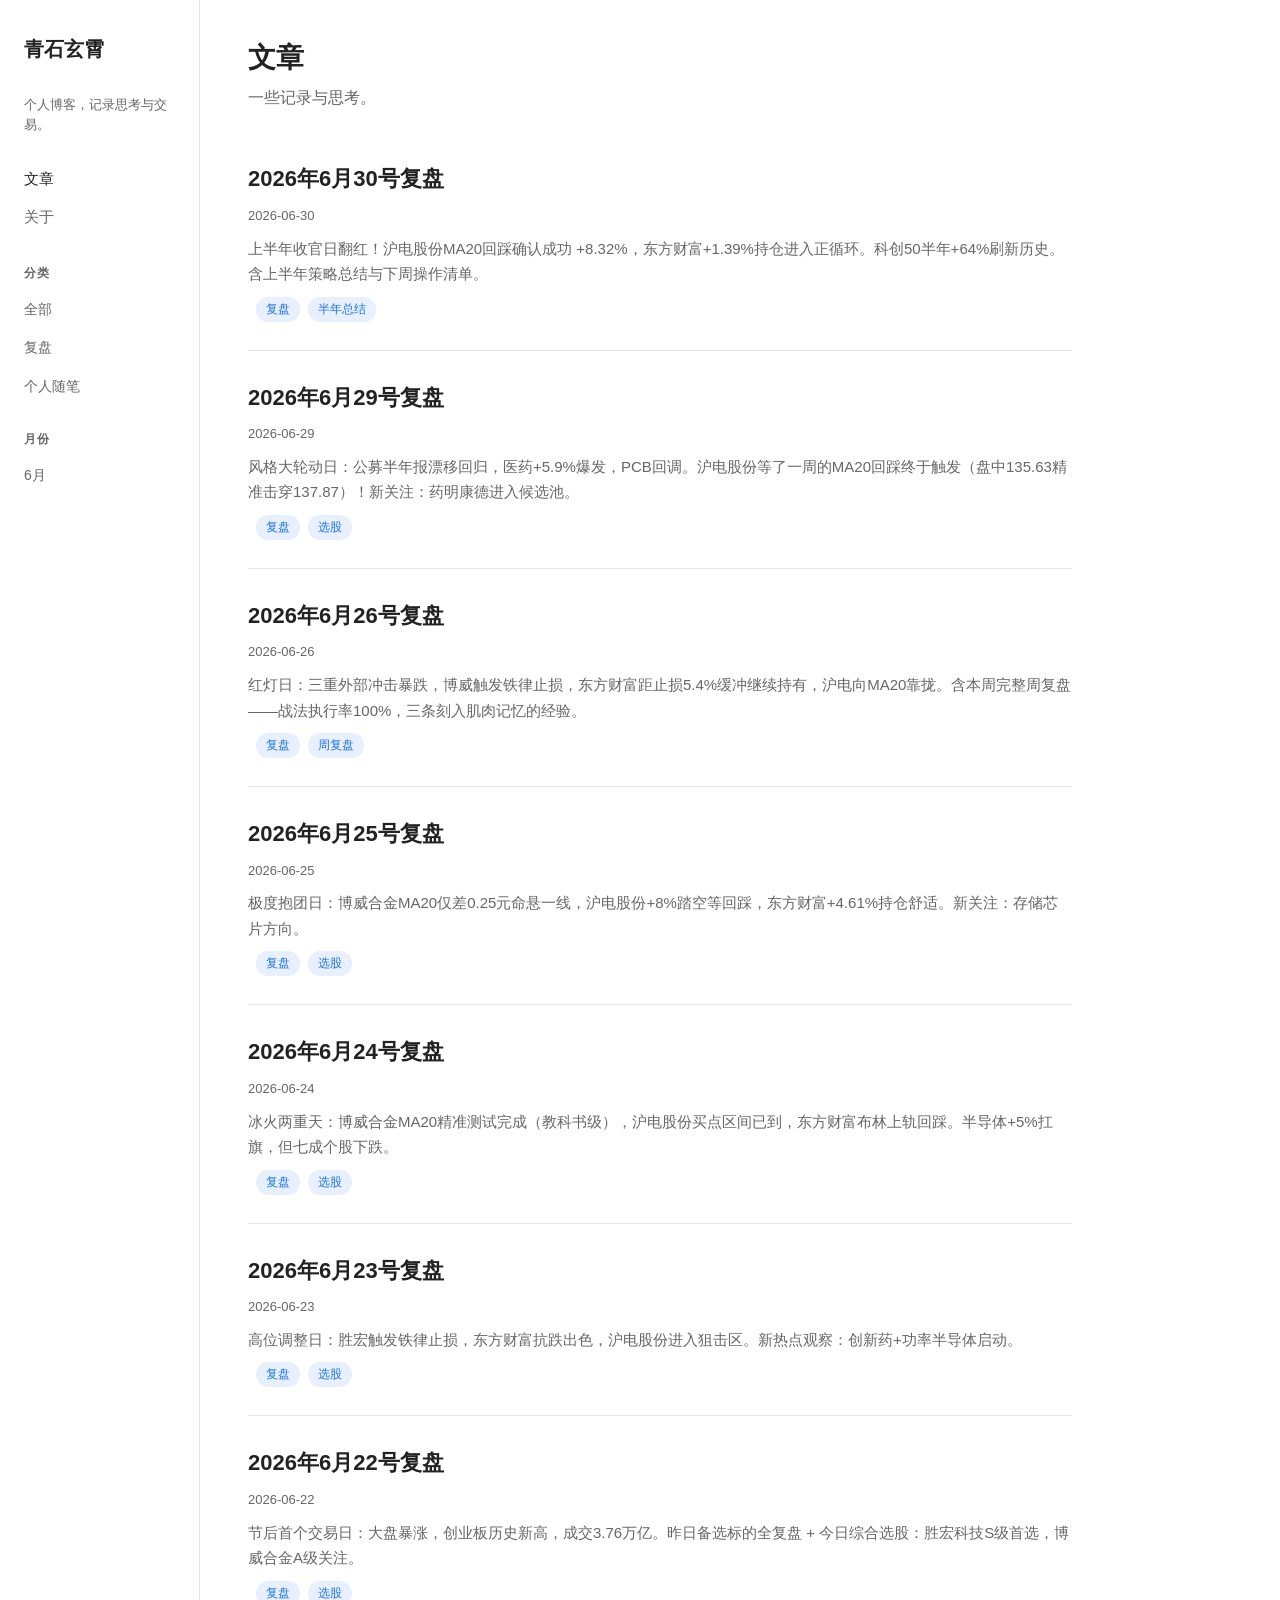
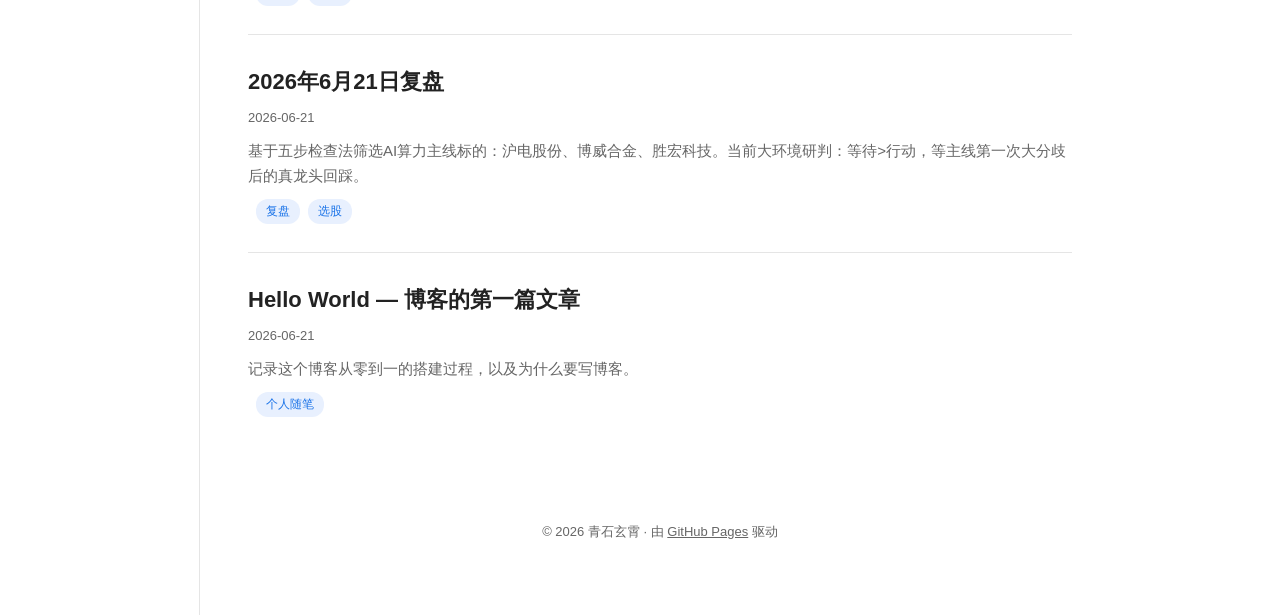
<file: index.html>
<!DOCTYPE html>
<html lang="zh-CN">
<head>
  <meta charset="UTF-8">
  <meta name="viewport" content="width=device-width, initial-scale=1.0">
  <title>青石玄霄</title>
  <link rel="stylesheet" href="style.css">
</head>
<body>

<aside class="sidebar">
  <a class="site-title" href="./">青石玄霄</a>
  <p class="site-desc">个人博客，记录思考与交易。</p>

  <div class="sidebar-nav">
    <a href="./" class="active">文章</a>
    <a href="about.html">关于</a>
  </div>

  <div class="sidebar-cats">
    <span class="cat-label">分类</span>
    <a href="./">全部</a>
    <a href="?tag=复盘">复盘</a>
    <a href="?tag=个人随笔">个人随笔</a>
  </div>
  <div class="sidebar-cats">
    <span class="cat-label">月份</span>
    <a href="?month=6">6月</a>
  </div>
</aside>

<main class="main">
  <div class="hero">
    <h1>文章</h1>
    <p>一些记录与思考。</p>
  </div>

  <ul class="post-list">
    <li class="post-card">
      <a href="posts/fupan-0630.html">
        <h2>2026年6月30号复盘</h2>
        <div class="meta">2026-06-30</div>
        <p class="excerpt">上半年收官日翻红！沪电股份MA20回踩确认成功 +8.32%，东方财富+1.39%持仓进入正循环。科创50半年+64%刷新历史。含上半年策略总结与下周操作清单。</p>
        <div class="tags">
          <a class="tag" href="?tag=复盘">复盘</a>
          <a class="tag" href="?tag=半年总结">半年总结</a>
        </div>
      </a>
    </li>
    <li class="post-card">
      <a href="posts/fupan-0629.html">
        <h2>2026年6月29号复盘</h2>
        <div class="meta">2026-06-29</div>
        <p class="excerpt">风格大轮动日：公募半年报漂移回归，医药+5.9%爆发，PCB回调。沪电股份等了一周的MA20回踩终于触发（盘中135.63精准击穿137.87）！新关注：药明康德进入候选池。</p>
        <div class="tags">
          <a class="tag" href="?tag=复盘">复盘</a>
          <a class="tag" href="?tag=选股">选股</a>
        </div>
      </a>
    </li>
    <li class="post-card">
      <a href="posts/fupan-0626.html">
        <h2>2026年6月26号复盘</h2>
        <div class="meta">2026-06-26</div>
        <p class="excerpt">红灯日：三重外部冲击暴跌，博威触发铁律止损，东方财富距止损5.4%缓冲继续持有，沪电向MA20靠拢。含本周完整周复盘——战法执行率100%，三条刻入肌肉记忆的经验。</p>
        <div class="tags">
          <a class="tag" href="?tag=复盘">复盘</a>
          <a class="tag" href="?tag=周复盘">周复盘</a>
        </div>
      </a>
    </li>
    <li class="post-card">
      <a href="posts/fupan-0625.html">
        <h2>2026年6月25号复盘</h2>
        <div class="meta">2026-06-25</div>
        <p class="excerpt">极度抱团日：博威合金MA20仅差0.25元命悬一线，沪电股份+8%踏空等回踩，东方财富+4.61%持仓舒适。新关注：存储芯片方向。</p>
        <div class="tags">
          <a class="tag" href="?tag=复盘">复盘</a>
          <a class="tag" href="?tag=选股">选股</a>
        </div>
      </a>
    </li>
    <li class="post-card">
      <a href="posts/fupan-0624.html">
        <h2>2026年6月24号复盘</h2>
        <div class="meta">2026-06-24</div>
        <p class="excerpt">冰火两重天：博威合金MA20精准测试完成（教科书级），沪电股份买点区间已到，东方财富布林上轨回踩。半导体+5%扛旗，但七成个股下跌。</p>
        <div class="tags">
          <a class="tag" href="?tag=复盘">复盘</a>
          <a class="tag" href="?tag=选股">选股</a>
        </div>
      </a>
    </li>
    <li class="post-card">
      <a href="posts/fupan-0623.html">
        <h2>2026年6月23号复盘</h2>
        <div class="meta">2026-06-23</div>
        <p class="excerpt">高位调整日：胜宏触发铁律止损，东方财富抗跌出色，沪电股份进入狙击区。新热点观察：创新药+功率半导体启动。</p>
        <div class="tags">
          <a class="tag" href="?tag=复盘">复盘</a>
          <a class="tag" href="?tag=选股">选股</a>
        </div>
      </a>
    </li>
    <li class="post-card">
      <a href="posts/fupan-0622.html">
        <h2>2026年6月22号复盘</h2>
        <div class="meta">2026-06-22</div>
        <p class="excerpt">节后首个交易日：大盘暴涨，创业板历史新高，成交3.76万亿。昨日备选标的全复盘 + 今日综合选股：胜宏科技S级首选，博威合金A级关注。</p>
        <div class="tags">
          <a class="tag" href="?tag=复盘">复盘</a>
          <a class="tag" href="?tag=选股">选股</a>
        </div>
      </a>
    </li>
    <li class="post-card">
      <a href="posts/m20-pullback.html">
        <h2>2026年6月21日复盘</h2>
        <div class="meta">2026-06-21</div>
        <p class="excerpt">基于五步检查法筛选AI算力主线标的：沪电股份、博威合金、胜宏科技。当前大环境研判：等待&gt;行动，等主线第一次大分歧后的真龙头回踩。</p>
        <div class="tags">
          <a class="tag" href="?tag=复盘">复盘</a>
          <a class="tag" href="?tag=选股">选股</a>
        </div>
      </a>
    </li>
    <li class="post-card">
      <a href="posts/hello-world.html">
        <h2>Hello World — 博客的第一篇文章</h2>
        <div class="meta">2026-06-21</div>
        <p class="excerpt">记录这个博客从零到一的搭建过程，以及为什么要写博客。</p>
        <div class="tags">
          <a class="tag" href="?tag=个人随笔">个人随笔</a>
        </div>
      </a>
    </li>
  </ul>

  <footer>
    <p>&copy; 2026 青石玄霄 &middot; 由 <a href="https://pages.github.com">GitHub Pages</a> 驱动</p>
  </footer>
</main>

<script>
(function(){
  var params = new URLSearchParams(location.search);
  var tag = params.get('tag');
  var month = params.get('month');
  if (!tag && !month) return;
  var cards = document.querySelectorAll('.post-card');
  var any = false;
  cards.forEach(function(c){
    var show = true;
    if (tag) {
      var tags = c.querySelectorAll('.tag');
      var match = false;
      tags.forEach(function(t){
        if (t.textContent.trim() === tag) match = true;
      });
      if (!match) show = false;
    }
    if (month) {
      var meta = c.querySelector('.meta');
      if (!meta || meta.textContent.indexOf('2026-0' + month) === -1) show = false;
    }
    if (!show) { c.style.display = 'none'; }
    else { any = true; }
  });
  var label = tag || (month + '月');
  if (!any) {
    document.querySelector('.hero h1').textContent = '没有匹配的文章';
    document.querySelector('.hero p').textContent = '';
  } else {
    document.querySelector('.hero h1').textContent = label;
    document.querySelector('.hero p').textContent = '';
  }
  document.querySelectorAll('.sidebar-cats a').forEach(function(a){
    var href = a.getAttribute('href');
    var isActive = false;
    if (tag && href === '?tag=' + tag) isActive = true;
    if (month && href === '?month=' + month) isActive = true;
    if (!tag && !month && href === './') isActive = true;
    a.classList.toggle('active', isActive);
  });
})();
</script>

</body>
</html>
</file>
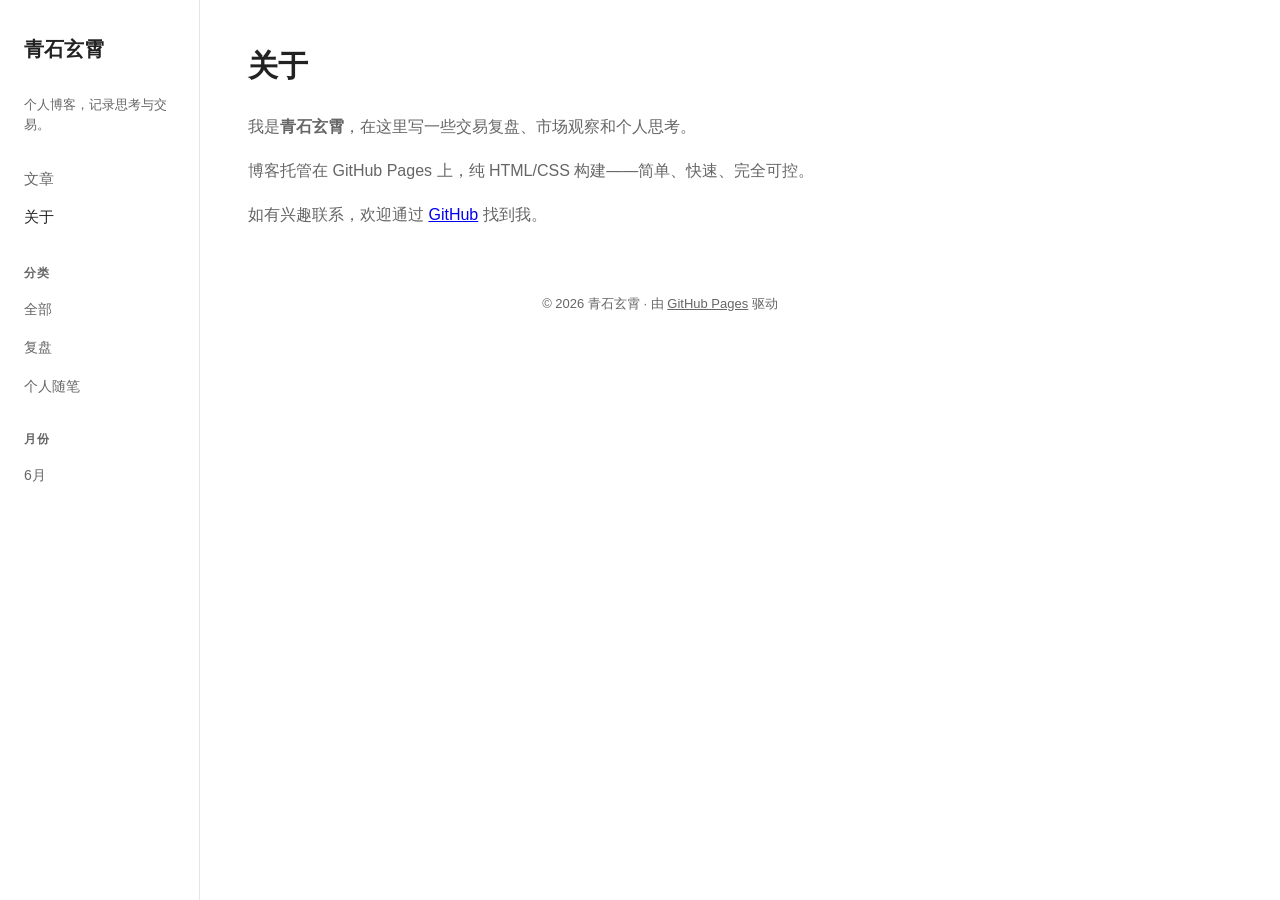
<file: about.html>
<!DOCTYPE html>
<html lang="zh-CN">
<head>
  <meta charset="UTF-8">
  <meta name="viewport" content="width=device-width, initial-scale=1.0">
  <title>关于 — 青石玄霄</title>
  <link rel="stylesheet" href="style.css">
</head>
<body>

<aside class="sidebar">
  <a class="site-title" href="./">青石玄霄</a>
  <p class="site-desc">个人博客，记录思考与交易。</p>

  <div class="sidebar-nav">
    <a href="./">文章</a>
    <a href="about.html" class="active">关于</a>
  </div>

  <div class="sidebar-cats">
    <span class="cat-label">分类</span>
    <a href="./">全部</a>
    <a href="./?tag=复盘">复盘</a>
    <a href="./?tag=个人随笔">个人随笔</a>
  </div>
  <div class="sidebar-cats">
    <span class="cat-label">月份</span>
    <a href="./?month=6">6月</a>
  </div>
</aside>

<main class="main">
  <div class="about-section">
    <h1>关于</h1>
    <p>
      我是<strong>青石玄霄</strong>，在这里写一些交易复盘、市场观察和个人思考。
    </p>
    <p>
      博客托管在 GitHub Pages 上，纯 HTML/CSS 构建——简单、快速、完全可控。
    </p>
    <p>
      如有兴趣联系，欢迎通过 <a href="https://github.com/Juringvay">GitHub</a> 找到我。
    </p>
  </div>

  <footer>
    <p>&copy; 2026 青石玄霄 &middot; 由 <a href="https://pages.github.com">GitHub Pages</a> 驱动</p>
  </footer>
</main>

</body>
</html>
</file>
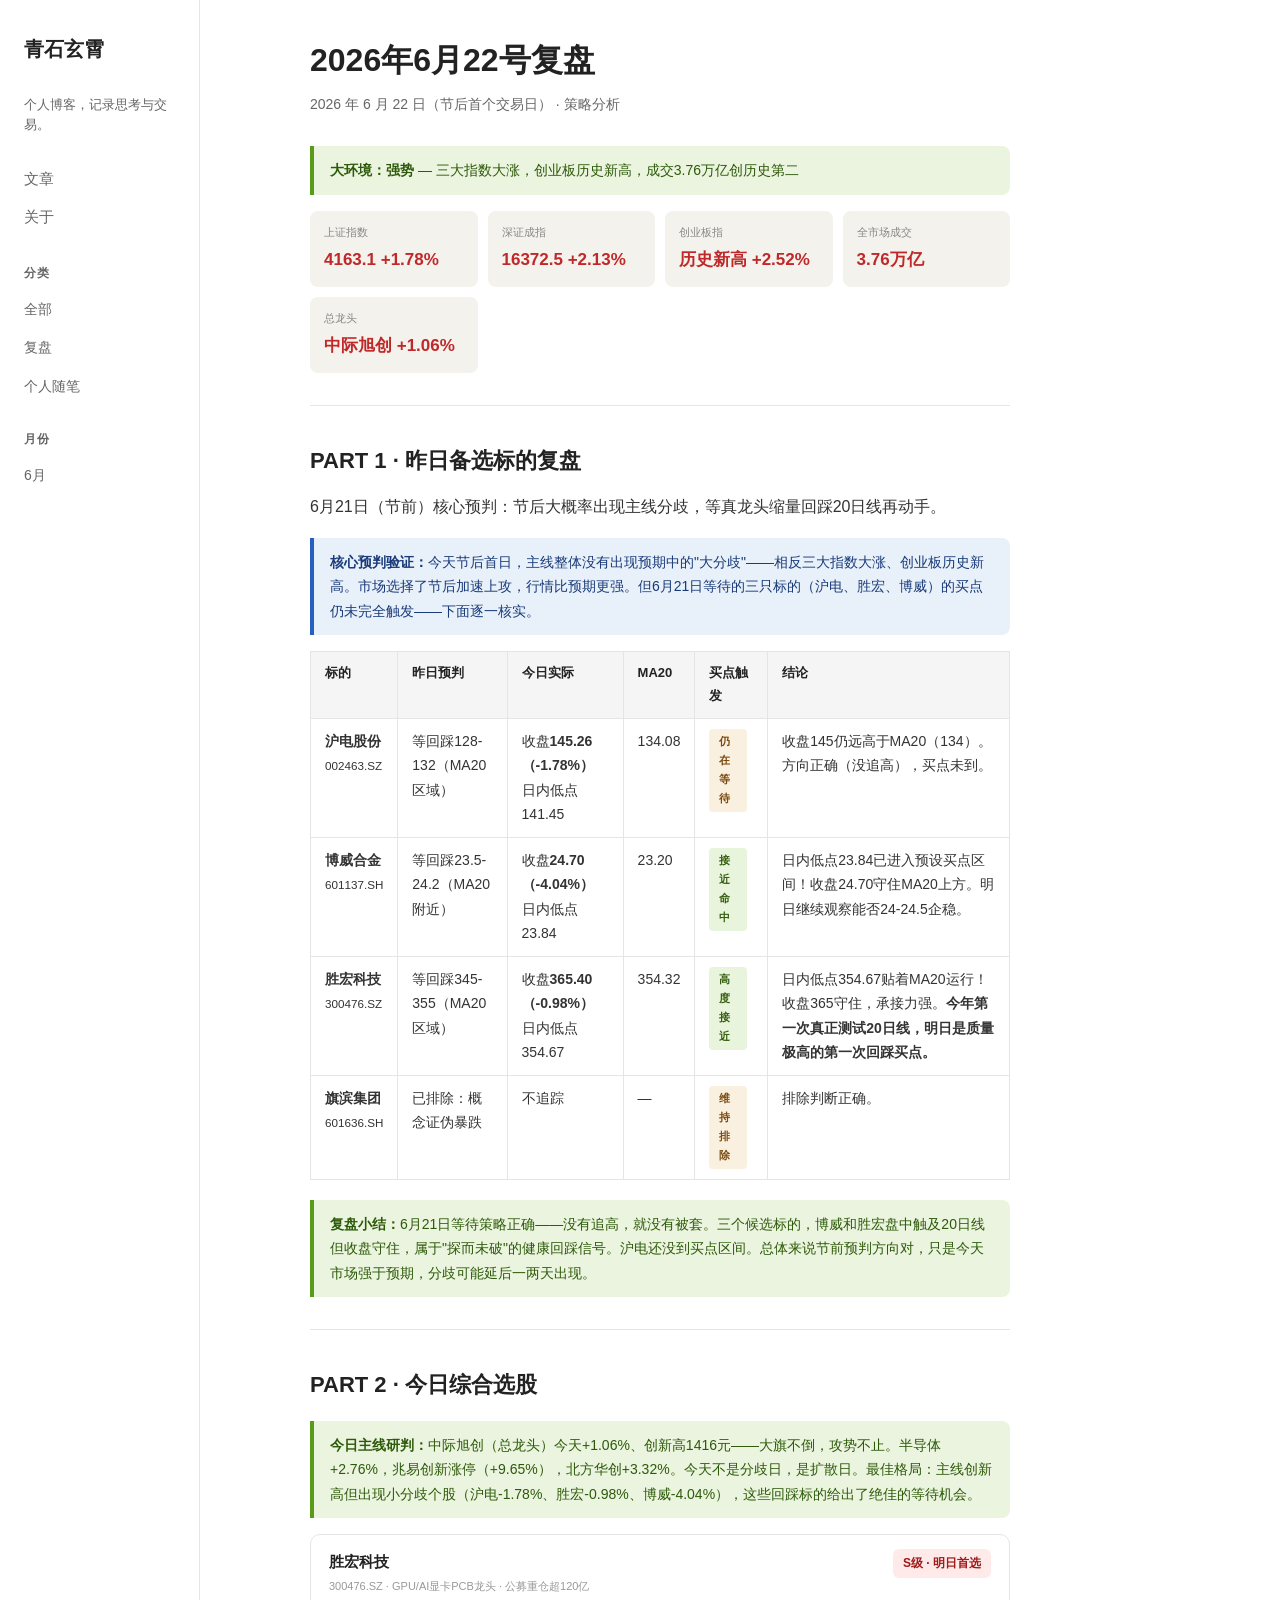
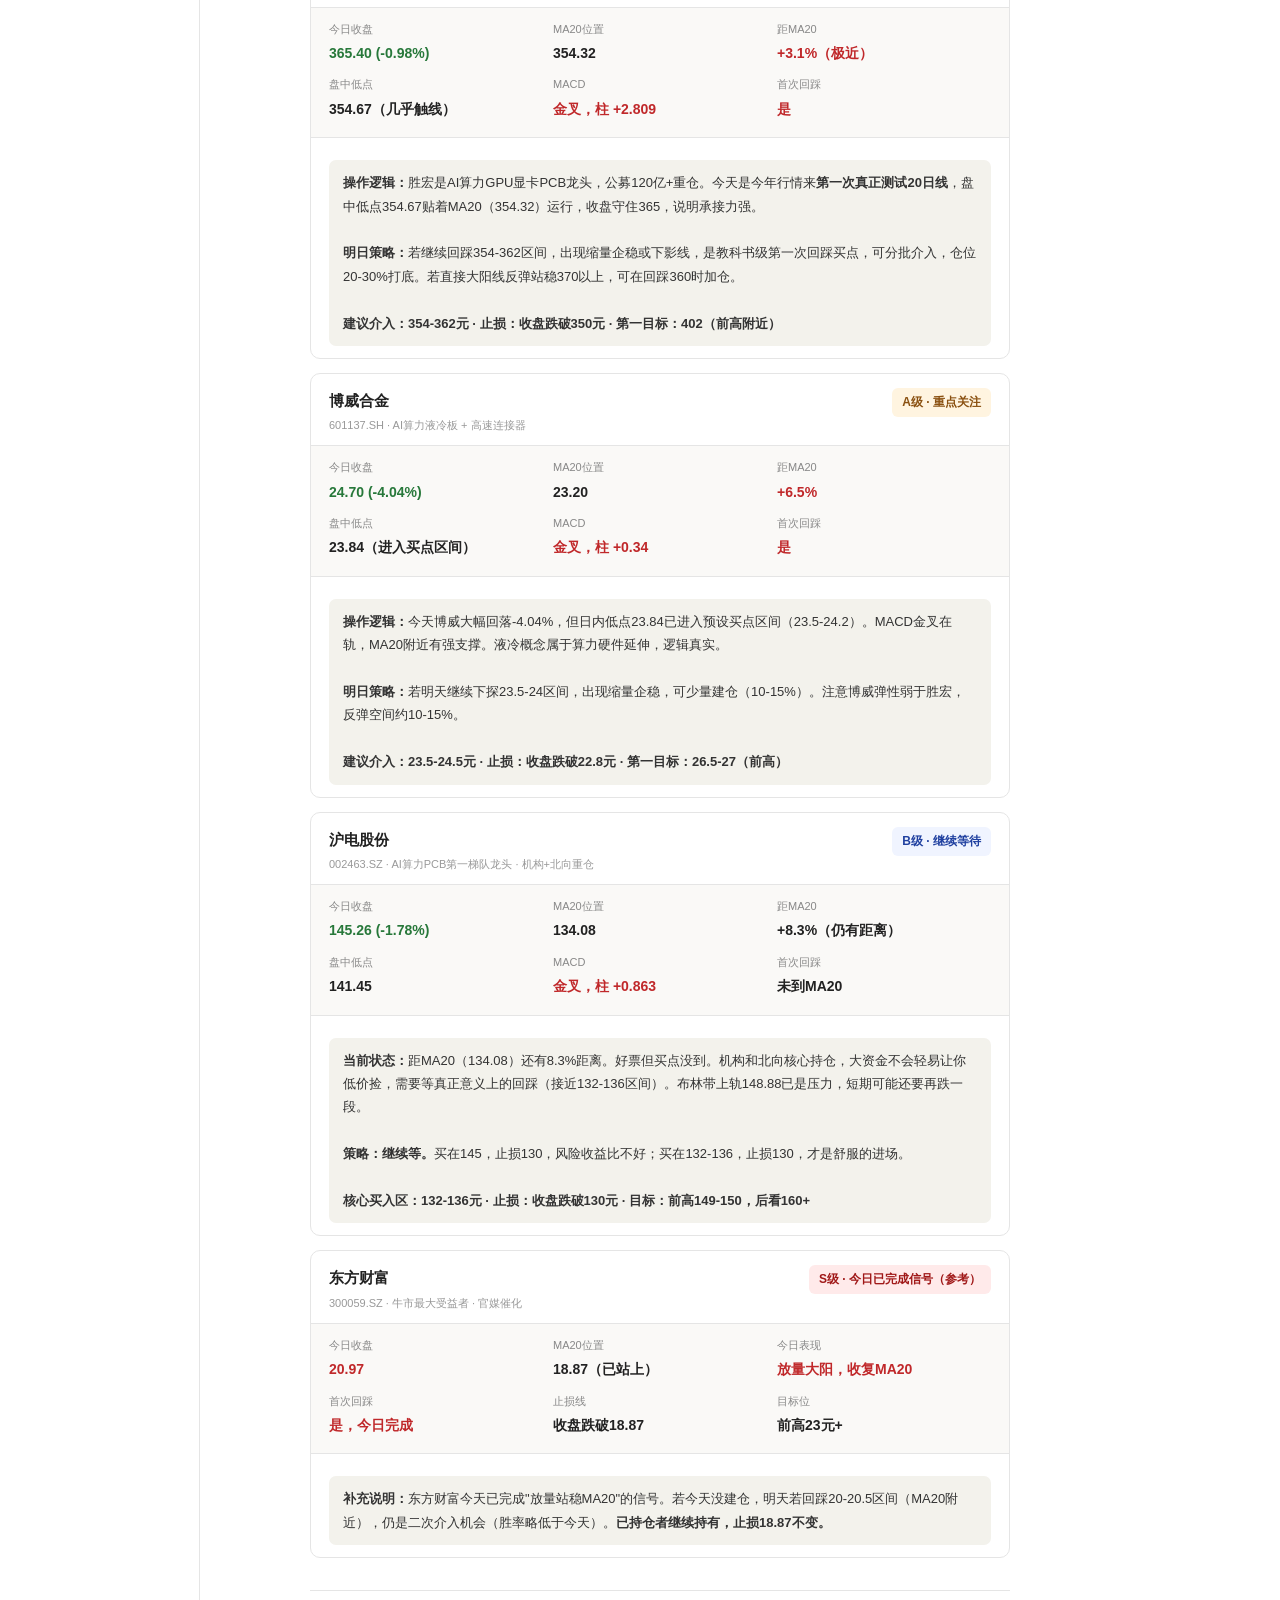
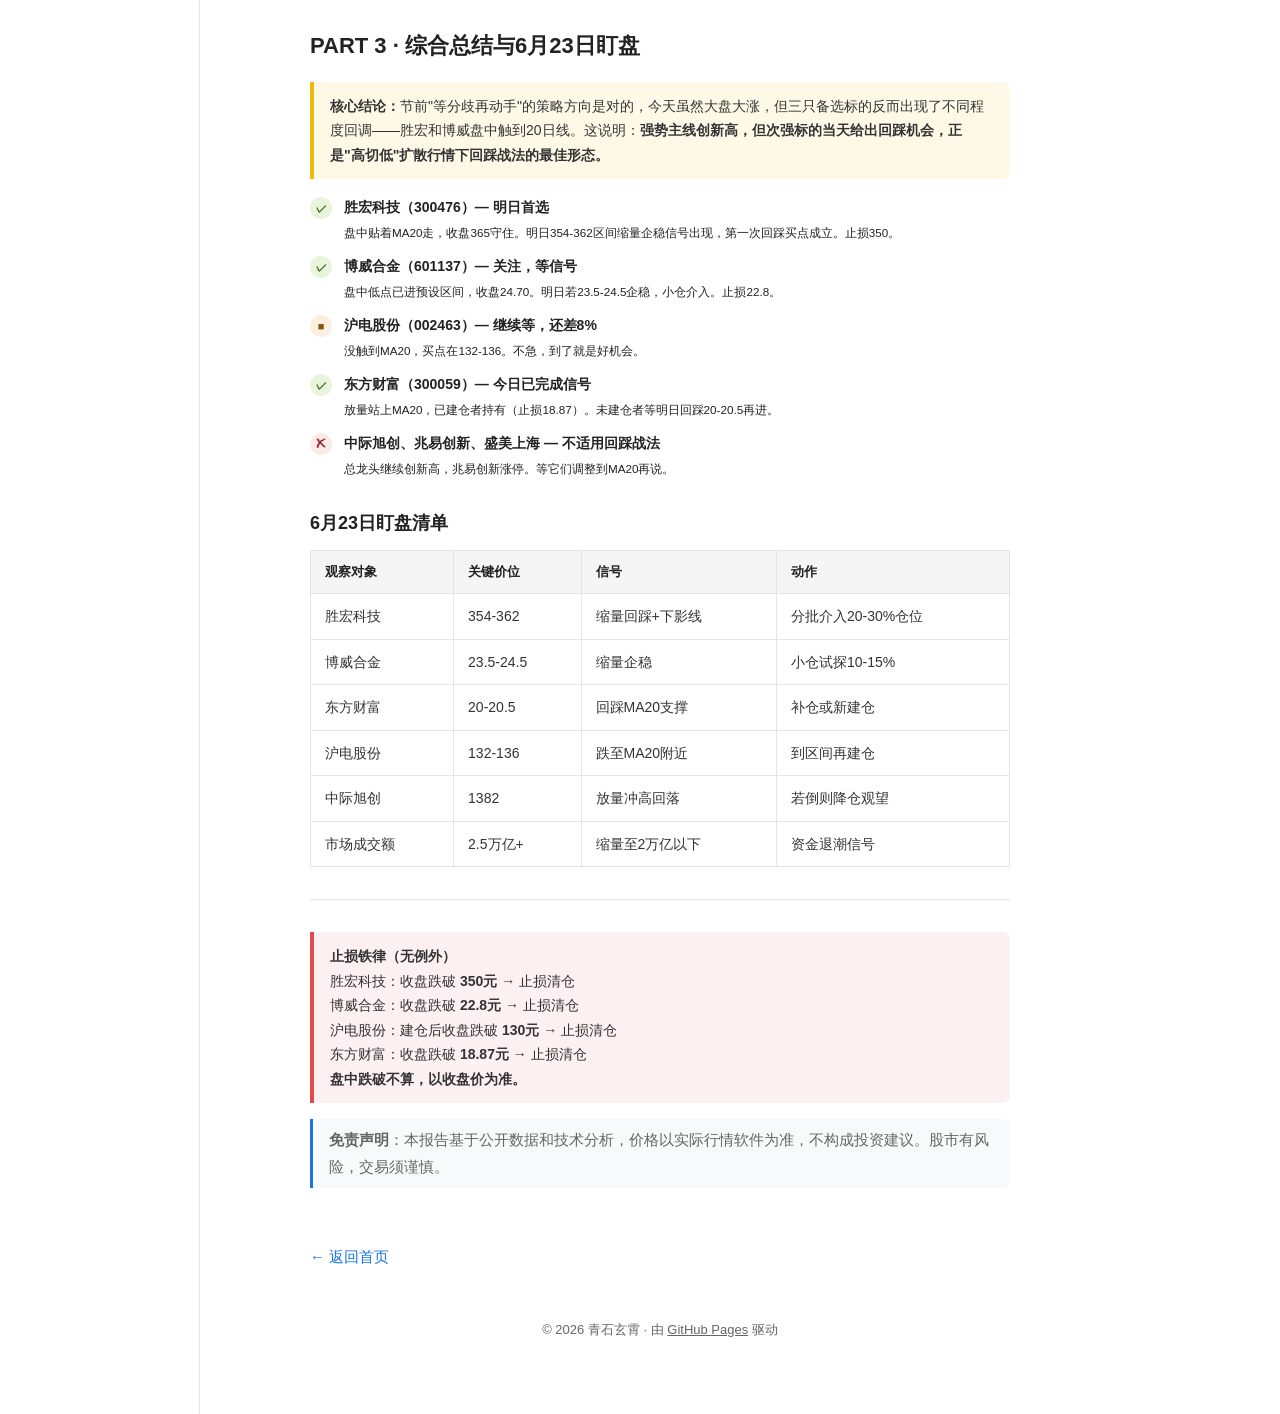
<file: posts/fupan-0622.html>
<!DOCTYPE html>
<html lang="zh-CN">
<head>
  <meta charset="UTF-8">
  <meta name="viewport" content="width=device-width, initial-scale=1.0">
  <title>2026年6月22号复盘 — 青石玄霄</title>
  <link rel="stylesheet" href="../style.css">
</head>
<body>

<aside class="sidebar">
  <a class="site-title" href="../">青石玄霄</a>
  <p class="site-desc">个人博客，记录思考与交易。</p>
  <div class="sidebar-nav">
    <a href="../">文章</a>
    <a href="../about.html">关于</a>
  </div>
  <div class="sidebar-cats">
    <span class="cat-label">分类</span>
    <a href="../">全部</a>
    <a href="../?tag=复盘">复盘</a>
    <a href="../?tag=个人随笔">个人随笔</a>
  </div>
  <div class="sidebar-cats">
    <span class="cat-label">月份</span>
    <a href="../?month=6">6月</a>
  </div>
</aside>

<main class="main">
  <article class="article">
    <h1>2026年6月22号复盘</h1>
    <div class="meta">2026 年 6 月 22 日（节后首个交易日） &middot; 策略分析</div>

    <div class="content">

      <div class="callout-green">
        <strong>大环境：强势</strong> — 三大指数大涨，创业板历史新高，成交3.76万亿创历史第二
      </div>

      <div class="metrics-grid">
        <div class="metric"><div class="mlabel">上证指数</div><div class="mval red">4163.1 +1.78%</div></div>
        <div class="metric"><div class="mlabel">深证成指</div><div class="mval red">16372.5 +2.13%</div></div>
        <div class="metric"><div class="mlabel">创业板指</div><div class="mval red">历史新高 +2.52%</div></div>
        <div class="metric"><div class="mlabel">全市场成交</div><div class="mval red">3.76万亿</div></div>
        <div class="metric"><div class="mlabel">总龙头</div><div class="mval red">中际旭创 +1.06%</div></div>
      </div>

      <hr>

      <h2>PART 1 · 昨日备选标的复盘</h2>
      <p>6月21日（节前）核心预判：节后大概率出现主线分歧，等真龙头缩量回踩20日线再动手。</p>

      <div class="callout-blue">
        <strong>核心预判验证：</strong>今天节后首日，主线整体没有出现预期中的"大分歧"——相反三大指数大涨、创业板历史新高。市场选择了节后加速上攻，行情比预期更强。但6月21日等待的三只标的（沪电、胜宏、博威）的买点仍未完全触发——下面逐一核实。
      </div>

      <table>
        <thead>
          <tr><th>标的</th><th>昨日预判</th><th>今日实际</th><th>MA20</th><th>买点触发</th><th>结论</th></tr>
        </thead>
        <tbody>
          <tr>
            <td><strong>沪电股份</strong><br><small>002463.SZ</small></td>
            <td>等回踩128-132（MA20区域）</td>
            <td>收盘<strong>145.26（-1.78%）</strong><br>日内低点141.45</td>
            <td>134.08</td>
            <td><span class="badge badge-wait">仍在等待</span></td>
            <td>收盘145仍远高于MA20（134）。方向正确（没追高），买点未到。</td>
          </tr>
          <tr>
            <td><strong>博威合金</strong><br><small>601137.SH</small></td>
            <td>等回踩23.5-24.2（MA20附近）</td>
            <td>收盘<strong>24.70（-4.04%）</strong><br>日内低点23.84</td>
            <td>23.20</td>
            <td><span class="badge badge-hit">接近命中</span></td>
            <td>日内低点23.84已进入预设买点区间！收盘24.70守住MA20上方。明日继续观察能否24-24.5企稳。</td>
          </tr>
          <tr>
            <td><strong>胜宏科技</strong><br><small>300476.SZ</small></td>
            <td>等回踩345-355（MA20区域）</td>
            <td>收盘<strong>365.40（-0.98%）</strong><br>日内低点354.67</td>
            <td>354.32</td>
            <td><span class="badge badge-hit">高度接近</span></td>
            <td>日内低点354.67贴着MA20运行！收盘365守住，承接力强。<strong>今年第一次真正测试20日线，明日是质量极高的第一次回踩买点。</strong></td>
          </tr>
          <tr>
            <td><strong>旗滨集团</strong><br><small>601636.SH</small></td>
            <td>已排除：概念证伪暴跌</td>
            <td>不追踪</td>
            <td>—</td>
            <td><span class="badge badge-wait">维持排除</span></td>
            <td>排除判断正确。</td>
          </tr>
        </tbody>
      </table>

      <div class="callout-green">
        <strong>复盘小结：</strong>6月21日等待策略正确——没有追高，就没有被套。三个候选标的，博威和胜宏盘中触及20日线但收盘守住，属于"探而未破"的健康回踩信号。沪电还没到买点区间。总体来说节前预判方向对，只是今天市场强于预期，分歧可能延后一两天出现。
      </div>

      <hr>

      <h2>PART 2 · 今日综合选股</h2>

      <div class="callout-green">
        <strong>今日主线研判：</strong>中际旭创（总龙头）今天+1.06%、创新高1416元——大旗不倒，攻势不止。半导体+2.76%，兆易创新涨停（+9.65%），北方华创+3.32%。今天不是分歧日，是扩散日。最佳格局：主线创新高但出现小分歧个股（沪电-1.78%、胜宏-0.98%、博威-4.04%），这些回踩标的给出了绝佳的等待机会。
      </div>

      <div class="stock-card-rpt">
        <div class="sc-head">
          <div>
            <h4>胜宏科技</h4>
            <div class="code">300476.SZ · GPU/AI显卡PCB龙头 · 公募重仓超120亿</div>
          </div>
          <span class="sc-grade grade-s">S级 · 明日首选</span>
        </div>
        <div class="sc-body">
          <div class="sc-item"><label>今日收盘</label><div class="val green">365.40 (-0.98%)</div></div>
          <div class="sc-item"><label>MA20位置</label><div class="val">354.32</div></div>
          <div class="sc-item"><label>距MA20</label><div class="val red">+3.1%（极近）</div></div>
          <div class="sc-item"><label>盘中低点</label><div class="val">354.67（几乎触线）</div></div>
          <div class="sc-item"><label>MACD</label><div class="val red">金叉，柱 +2.809</div></div>
          <div class="sc-item"><label>首次回踩</label><div class="val red">是</div></div>
        </div>
        <div class="sc-foot">
          <div class="ops-box">
            <strong>操作逻辑：</strong>胜宏是AI算力GPU显卡PCB龙头，公募120亿+重仓。今天是今年行情来<strong>第一次真正测试20日线</strong>，盘中低点354.67贴着MA20（354.32）运行，收盘守住365，说明承接力强。<br><br>
            <strong>明日策略：</strong>若继续回踩354-362区间，出现缩量企稳或下影线，是教科书级第一次回踩买点，可分批介入，仓位20-30%打底。若直接大阳线反弹站稳370以上，可在回踩360时加仓。<br><br>
            <strong>建议介入：354-362元 · 止损：收盘跌破350元 · 第一目标：402（前高附近）</strong>
          </div>
        </div>
      </div>

      <div class="stock-card-rpt">
        <div class="sc-head">
          <div>
            <h4>博威合金</h4>
            <div class="code">601137.SH · AI算力液冷板 + 高速连接器</div>
          </div>
          <span class="sc-grade grade-a">A级 · 重点关注</span>
        </div>
        <div class="sc-body">
          <div class="sc-item"><label>今日收盘</label><div class="val green">24.70 (-4.04%)</div></div>
          <div class="sc-item"><label>MA20位置</label><div class="val">23.20</div></div>
          <div class="sc-item"><label>距MA20</label><div class="val red">+6.5%</div></div>
          <div class="sc-item"><label>盘中低点</label><div class="val">23.84（进入买点区间）</div></div>
          <div class="sc-item"><label>MACD</label><div class="val red">金叉，柱 +0.34</div></div>
          <div class="sc-item"><label>首次回踩</label><div class="val red">是</div></div>
        </div>
        <div class="sc-foot">
          <div class="ops-box">
            <strong>操作逻辑：</strong>今天博威大幅回落-4.04%，但日内低点23.84已进入预设买点区间（23.5-24.2）。MACD金叉在轨，MA20附近有强支撑。液冷概念属于算力硬件延伸，逻辑真实。<br><br>
            <strong>明日策略：</strong>若明天继续下探23.5-24区间，出现缩量企稳，可少量建仓（10-15%）。注意博威弹性弱于胜宏，反弹空间约10-15%。<br><br>
            <strong>建议介入：23.5-24.5元 · 止损：收盘跌破22.8元 · 第一目标：26.5-27（前高）</strong>
          </div>
        </div>
      </div>

      <div class="stock-card-rpt">
        <div class="sc-head">
          <div>
            <h4>沪电股份</h4>
            <div class="code">002463.SZ · AI算力PCB第一梯队龙头 · 机构+北向重仓</div>
          </div>
          <span class="sc-grade grade-b">B级 · 继续等待</span>
        </div>
        <div class="sc-body">
          <div class="sc-item"><label>今日收盘</label><div class="val green">145.26 (-1.78%)</div></div>
          <div class="sc-item"><label>MA20位置</label><div class="val">134.08</div></div>
          <div class="sc-item"><label>距MA20</label><div class="val">+8.3%（仍有距离）</div></div>
          <div class="sc-item"><label>盘中低点</label><div class="val">141.45</div></div>
          <div class="sc-item"><label>MACD</label><div class="val red">金叉，柱 +0.863</div></div>
          <div class="sc-item"><label>首次回踩</label><div class="val">未到MA20</div></div>
        </div>
        <div class="sc-foot">
          <div class="ops-box">
            <strong>当前状态：</strong>距MA20（134.08）还有8.3%距离。好票但买点没到。机构和北向核心持仓，大资金不会轻易让你低价捡，需要等真正意义上的回踩（接近132-136区间）。布林带上轨148.88已是压力，短期可能还要再跌一段。<br><br>
            <strong>策略：继续等。</strong>买在145，止损130，风险收益比不好；买在132-136，止损130，才是舒服的进场。<br><br>
            <strong>核心买入区：132-136元 · 止损：收盘跌破130元 · 目标：前高149-150，后看160+</strong>
          </div>
        </div>
      </div>

      <div class="stock-card-rpt">
        <div class="sc-head">
          <div>
            <h4>东方财富</h4>
            <div class="code">300059.SZ · 牛市最大受益者 · 官媒催化</div>
          </div>
          <span class="sc-grade grade-s">S级 · 今日已完成信号（参考）</span>
        </div>
        <div class="sc-body">
          <div class="sc-item"><label>今日收盘</label><div class="val red">20.97</div></div>
          <div class="sc-item"><label>MA20位置</label><div class="val">18.87（已站上）</div></div>
          <div class="sc-item"><label>今日表现</label><div class="val red">放量大阳，收复MA20</div></div>
          <div class="sc-item"><label>首次回踩</label><div class="val red">是，今日完成</div></div>
          <div class="sc-item"><label>止损线</label><div class="val">收盘跌破18.87</div></div>
          <div class="sc-item"><label>目标位</label><div class="val">前高23元+</div></div>
        </div>
        <div class="sc-foot">
          <div class="ops-box">
            <strong>补充说明：</strong>东方财富今天已完成"放量站稳MA20"的信号。若今天没建仓，明天若回踩20-20.5区间（MA20附近），仍是二次介入机会（胜率略低于今天）。<strong>已持仓者继续持有，止损18.87不变。</strong>
          </div>
        </div>
      </div>

      <hr>

      <h2>PART 3 · 综合总结与6月23日盯盘</h2>

      <div class="callout">
        <strong>核心结论：</strong>节前"等分歧再动手"的策略方向是对的，今天虽然大盘大涨，但三只备选标的反而出现了不同程度回调——胜宏和博威盘中触到20日线。这说明：<strong>强势主线创新高，但次强标的当天给出回踩机会，正是"高切低"扩散行情下回踩战法的最佳形态。</strong>
      </div>

      <div class="checklist">
        <div class="cl-item">
          <div class="cl-dot cl-pass">&#10003;</div>
          <div><strong>胜宏科技（300476）— 明日首选</strong><br><small>盘中贴着MA20走，收盘365守住。明日354-362区间缩量企稳信号出现，第一次回踩买点成立。止损350。</small></div>
        </div>
        <div class="cl-item">
          <div class="cl-dot cl-pass">&#10003;</div>
          <div><strong>博威合金（601137）— 关注，等信号</strong><br><small>盘中低点已进预设区间，收盘24.70。明日若23.5-24.5企稳，小仓介入。止损22.8。</small></div>
        </div>
        <div class="cl-item">
          <div class="cl-dot cl-warn">&#9632;</div>
          <div><strong>沪电股份（002463）— 继续等，还差8%</strong><br><small>没触到MA20，买点在132-136。不急，到了就是好机会。</small></div>
        </div>
        <div class="cl-item">
          <div class="cl-dot cl-pass">&#10003;</div>
          <div><strong>东方财富（300059）— 今日已完成信号</strong><br><small>放量站上MA20，已建仓者持有（止损18.87）。未建仓者等明日回踩20-20.5再进。</small></div>
        </div>
        <div class="cl-item">
          <div class="cl-dot cl-fail">&#10007;</div>
          <div><strong>中际旭创、兆易创新、盛美上海 — 不适用回踩战法</strong><br><small>总龙头继续创新高，兆易创新涨停。等它们调整到MA20再说。</small></div>
        </div>
      </div>

      <h3>6月23日盯盘清单</h3>
      <table>
        <thead><tr><th>观察对象</th><th>关键价位</th><th>信号</th><th>动作</th></tr></thead>
        <tbody>
          <tr><td>胜宏科技</td><td>354-362</td><td>缩量回踩+下影线</td><td>分批介入20-30%仓位</td></tr>
          <tr><td>博威合金</td><td>23.5-24.5</td><td>缩量企稳</td><td>小仓试探10-15%</td></tr>
          <tr><td>东方财富</td><td>20-20.5</td><td>回踩MA20支撑</td><td>补仓或新建仓</td></tr>
          <tr><td>沪电股份</td><td>132-136</td><td>跌至MA20附近</td><td>到区间再建仓</td></tr>
          <tr><td>中际旭创</td><td>1382</td><td>放量冲高回落</td><td>若倒则降仓观望</td></tr>
          <tr><td>市场成交额</td><td>2.5万亿+</td><td>缩量至2万亿以下</td><td>资金退潮信号</td></tr>
        </tbody>
      </table>

      <hr>

      <div class="callout callout-danger">
        <strong>止损铁律（无例外）</strong><br>
        胜宏科技：收盘跌破 <strong>350元</strong> → 止损清仓<br>
        博威合金：收盘跌破 <strong>22.8元</strong> → 止损清仓<br>
        沪电股份：建仓后收盘跌破 <strong>130元</strong> → 止损清仓<br>
        东方财富：收盘跌破 <strong>18.87元</strong> → 止损清仓<br>
        <strong>盘中跌破不算，以收盘价为准。</strong>
      </div>

      <blockquote><strong>免责声明</strong>：本报告基于公开数据和技术分析，价格以实际行情软件为准，不构成投资建议。股市有风险，交易须谨慎。</blockquote>

    </div>

    <a class="back-link" href="../">← 返回首页</a>
  </article>

  <footer>
    <p>&copy; 2026 青石玄霄 &middot; 由 <a href="https://pages.github.com">GitHub Pages</a> 驱动</p>
  </footer>
</main>

</body>
</html>
</file>
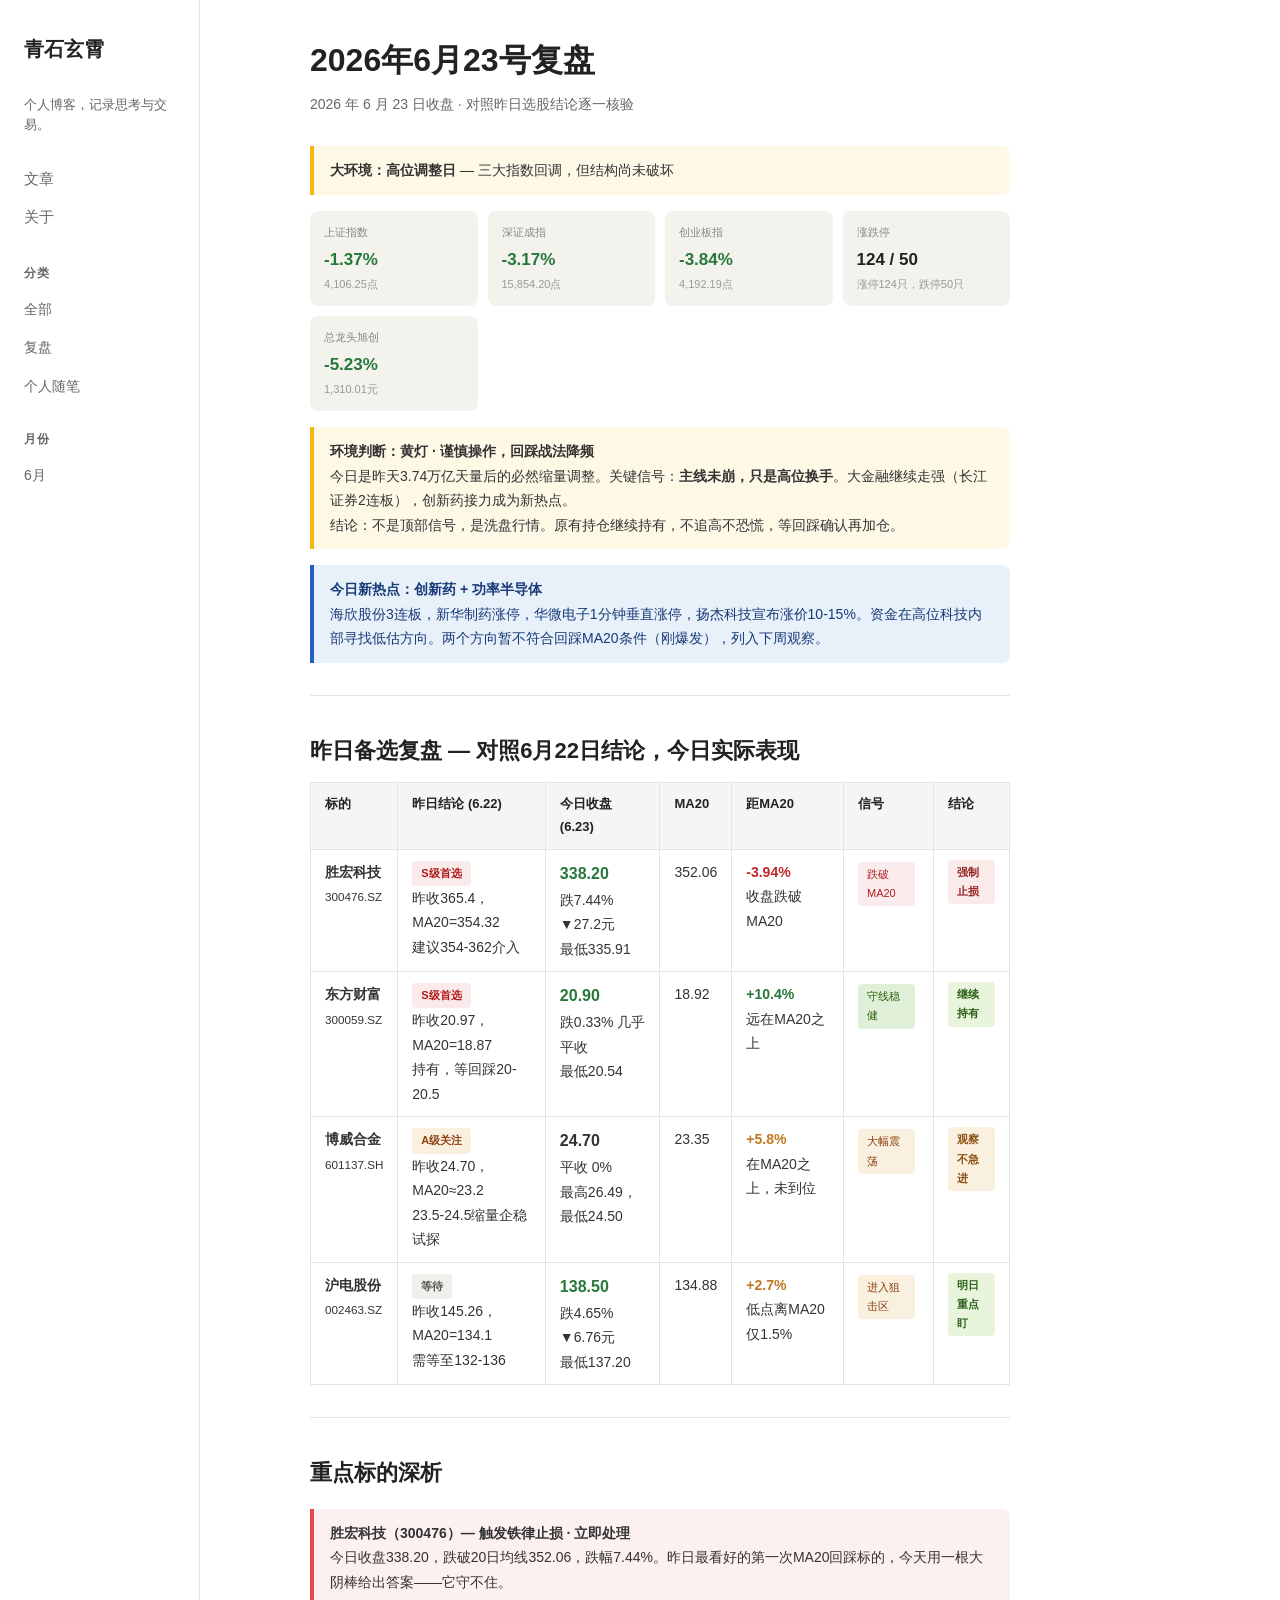
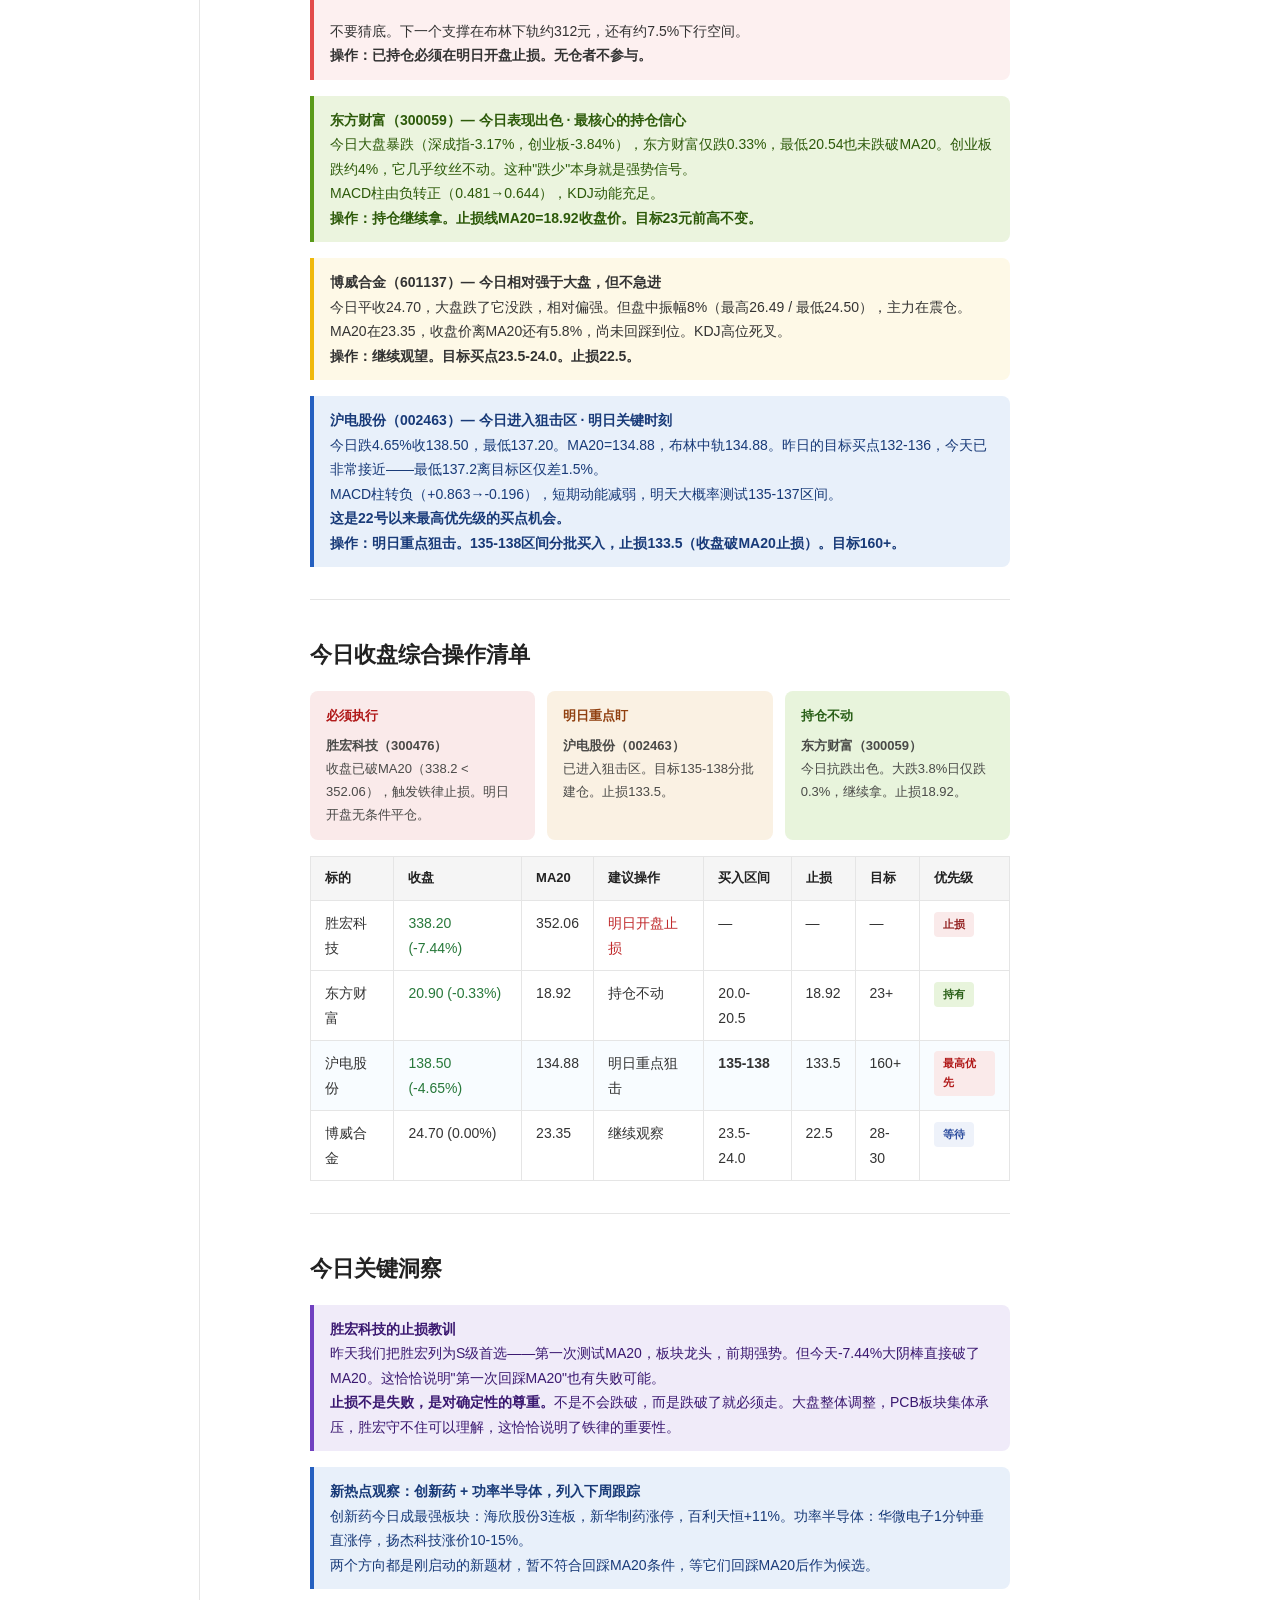
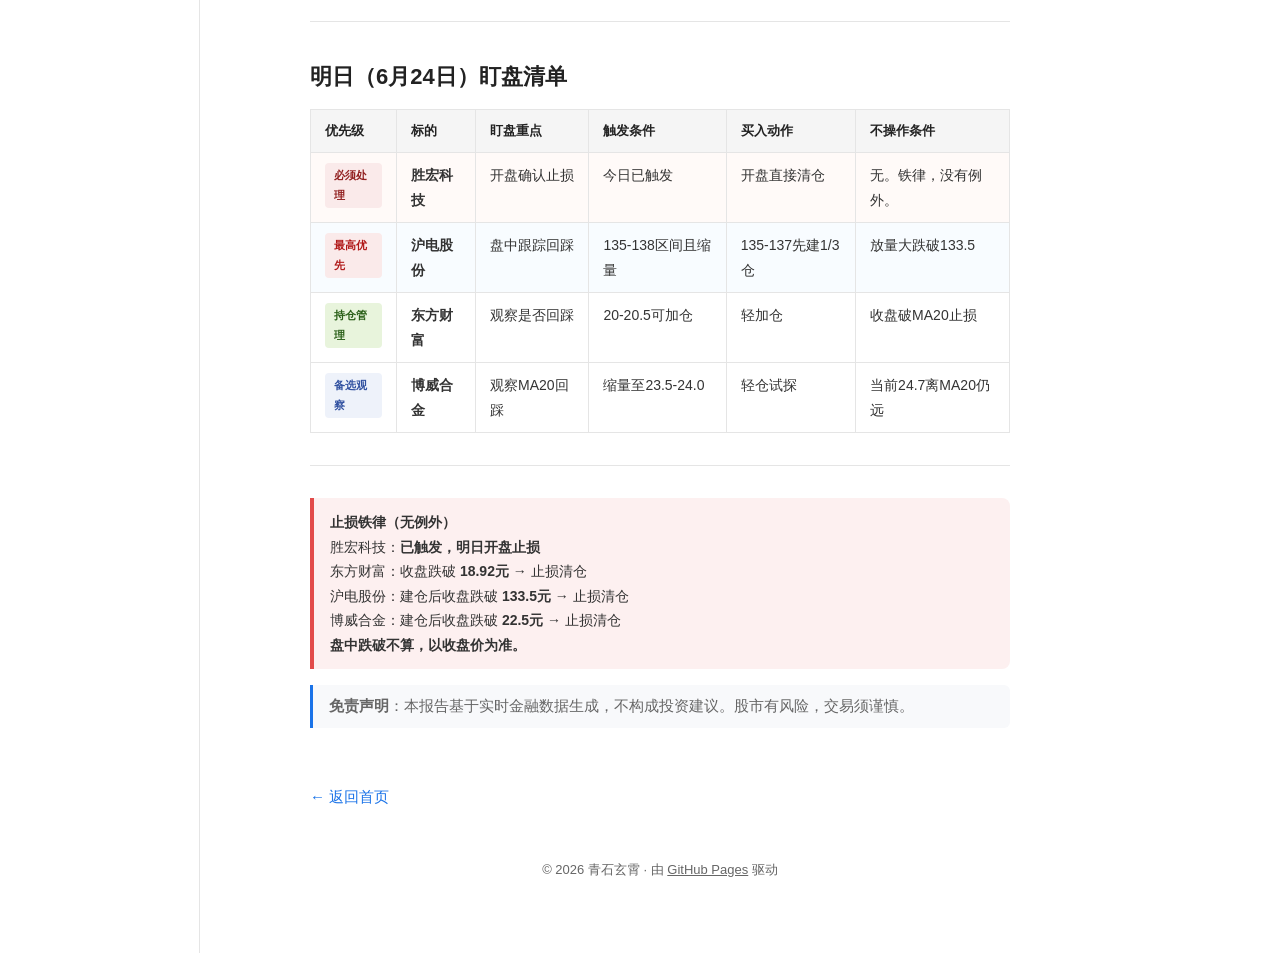
<file: posts/fupan-0623.html>
<!DOCTYPE html>
<html lang="zh-CN">
<head>
  <meta charset="UTF-8">
  <meta name="viewport" content="width=device-width, initial-scale=1.0">
  <title>2026年6月23号复盘 — 青石玄霄</title>
  <link rel="stylesheet" href="../style.css">
</head>
<body>

<aside class="sidebar">
  <a class="site-title" href="../">青石玄霄</a>
  <p class="site-desc">个人博客，记录思考与交易。</p>
  <div class="sidebar-nav">
    <a href="../">文章</a>
    <a href="../about.html">关于</a>
  </div>
  <div class="sidebar-cats">
    <span class="cat-label">分类</span>
    <a href="../">全部</a>
    <a href="../?tag=复盘">复盘</a>
    <a href="../?tag=个人随笔">个人随笔</a>
  </div>
  <div class="sidebar-cats">
    <span class="cat-label">月份</span>
    <a href="../?month=6">6月</a>
  </div>
</aside>

<main class="main">
  <article class="article">
    <h1>2026年6月23号复盘</h1>
    <div class="meta">2026 年 6 月 23 日收盘 &middot; 对照昨日选股结论逐一核验</div>

    <div class="content">

      <div class="callout">
        <strong>大环境：高位调整日</strong> — 三大指数回调，但结构尚未破坏
      </div>

      <div class="metrics-grid">
        <div class="metric"><div class="mlabel">上证指数</div><div class="mval green">-1.37%</div><div style="font-size:11px;color:#999">4,106.25点</div></div>
        <div class="metric"><div class="mlabel">深证成指</div><div class="mval green">-3.17%</div><div style="font-size:11px;color:#999">15,854.20点</div></div>
        <div class="metric"><div class="mlabel">创业板指</div><div class="mval green">-3.84%</div><div style="font-size:11px;color:#999">4,192.19点</div></div>
        <div class="metric"><div class="mlabel">涨跌停</div><div class="mval">124 / 50</div><div style="font-size:11px;color:#999">涨停124只，跌停50只</div></div>
        <div class="metric"><div class="mlabel">总龙头旭创</div><div class="mval green">-5.23%</div><div style="font-size:11px;color:#999">1,310.01元</div></div>
      </div>

      <div class="callout">
        <strong>环境判断：黄灯 · 谨慎操作，回踩战法降频</strong><br>
        今日是昨天3.74万亿天量后的必然缩量调整。关键信号：<strong>主线未崩，只是高位换手</strong>。大金融继续走强（长江证券2连板），创新药接力成为新热点。<br>
        结论：不是顶部信号，是洗盘行情。原有持仓继续持有，不追高不恐慌，等回踩确认再加仓。
      </div>

      <div class="callout callout-blue">
        <strong>今日新热点：创新药 + 功率半导体</strong><br>
        海欣股份3连板，新华制药涨停，华微电子1分钟垂直涨停，扬杰科技宣布涨价10-15%。资金在高位科技内部寻找低估方向。两个方向暂不符合回踩MA20条件（刚爆发），列入下周观察。
      </div>

      <hr>

      <h2>昨日备选复盘 — 对照6月22日结论，今日实际表现</h2>

      <table>
        <thead>
          <tr><th>标的</th><th>昨日结论 (6.22)</th><th>今日收盘 (6.23)</th><th>MA20</th><th>距MA20</th><th>信号</th><th>结论</th></tr>
        </thead>
        <tbody>
          <tr>
            <td><strong>胜宏科技</strong><br><small>300476.SZ</small></td>
            <td><span class="tag-s">S级首选</span><br>昨收365.4，MA20=354.32<br>建议354-362介入</td>
            <td><strong class="green" style="font-size:16px">338.20</strong><br>跌7.44% ▼27.2元<br>最低335.91</td>
            <td>352.06</td>
            <td><strong class="red">-3.94%</strong><br>收盘跌破MA20</td>
            <td><span class="chip chip-bad">跌破MA20</span></td>
            <td><span class="tag-stop">强制止损</span></td>
          </tr>
          <tr>
            <td><strong>东方财富</strong><br><small>300059.SZ</small></td>
            <td><span class="tag-s">S级首选</span><br>昨收20.97，MA20=18.87<br>持有，等回踩20-20.5</td>
            <td><strong class="green" style="font-size:16px">20.90</strong><br>跌0.33% 几乎平收<br>最低20.54</td>
            <td>18.92</td>
            <td><strong class="green">+10.4%</strong><br>远在MA20之上</td>
            <td><span class="chip chip-ok">守线稳健</span></td>
            <td><span class="tag-ok">继续持有</span></td>
          </tr>
          <tr>
            <td><strong>博威合金</strong><br><small>601137.SH</small></td>
            <td><span class="tag-a">A级关注</span><br>昨收24.70，MA20≈23.2<br>23.5-24.5缩量企稳试探</td>
            <td><strong style="font-size:16px">24.70</strong><br>平收 0%<br>最高26.49，最低24.50</td>
            <td>23.35</td>
            <td><strong style="color:#c07820">+5.8%</strong><br>在MA20之上，未到位</td>
            <td><span class="chip chip-warn">大幅震荡</span></td>
            <td><span class="tag-warn">观察不急进</span></td>
          </tr>
          <tr>
            <td><strong>沪电股份</strong><br><small>002463.SZ</small></td>
            <td><span class="tag-b">等待</span><br>昨收145.26，MA20=134.1<br>需等至132-136</td>
            <td><strong class="green" style="font-size:16px">138.50</strong><br>跌4.65% ▼6.76元<br>最低137.20</td>
            <td>134.88</td>
            <td><strong style="color:#c07820">+2.7%</strong><br>低点离MA20仅1.5%</td>
            <td><span class="chip chip-warn">进入狙击区</span></td>
            <td><span class="tag-ok">明日重点盯</span></td>
          </tr>
        </tbody>
      </table>

      <hr>

      <h2>重点标的深析</h2>

      <div class="callout callout-danger">
        <strong>胜宏科技（300476）— 触发铁律止损 · 立即处理</strong><br>
        今日收盘338.20，跌破20日均线352.06，跌幅7.44%。昨日最看好的第一次MA20回踩标的，今天用一根大阴棒给出答案——它守不住。<br><br>
        不要猜底。下一个支撑在布林下轨约312元，还有约7.5%下行空间。<br>
        <strong>操作：已持仓必须在明日开盘止损。无仓者不参与。</strong>
      </div>

      <div class="callout callout-green">
        <strong>东方财富（300059）— 今日表现出色 · 最核心的持仓信心</strong><br>
        今日大盘暴跌（深成指-3.17%，创业板-3.84%），东方财富仅跌0.33%，最低20.54也未跌破MA20。创业板跌约4%，它几乎纹丝不动。这种"跌少"本身就是强势信号。<br>
        MACD柱由负转正（0.481→0.644），KDJ动能充足。<br>
        <strong>操作：持仓继续拿。止损线MA20=18.92收盘价。目标23元前高不变。</strong>
      </div>

      <div class="callout">
        <strong>博威合金（601137）— 今日相对强于大盘，但不急进</strong><br>
        今日平收24.70，大盘跌了它没跌，相对偏强。但盘中振幅8%（最高26.49 / 最低24.50），主力在震仓。MA20在23.35，收盘价离MA20还有5.8%，尚未回踩到位。KDJ高位死叉。<br>
        <strong>操作：继续观望。目标买点23.5-24.0。止损22.5。</strong>
      </div>

      <div class="callout callout-blue">
        <strong>沪电股份（002463）— 今日进入狙击区 · 明日关键时刻</strong><br>
        今日跌4.65%收138.50，最低137.20。MA20=134.88，布林中轨134.88。昨日的目标买点132-136，今天已非常接近——最低137.2离目标区仅差1.5%。<br>
        MACD柱转负（+0.863→-0.196），短期动能减弱，明天大概率测试135-137区间。<br>
        <strong>这是22号以来最高优先级的买点机会。</strong><br>
        <strong>操作：明日重点狙击。135-138区间分批买入，止损133.5（收盘破MA20止损）。目标160+。</strong>
      </div>

      <hr>

      <h2>今日收盘综合操作清单</h2>

      <div class="summary-grid">
        <div class="sum-card sum-s">
          <h4 style="color:#b01818">必须执行</h4>
          <p><strong>胜宏科技（300476）</strong><br>收盘已破MA20（338.2 &lt; 352.06），触发铁律止损。明日开盘无条件平仓。</p>
        </div>
        <div class="sum-card sum-a">
          <h4 style="color:#904010">明日重点盯</h4>
          <p><strong>沪电股份（002463）</strong><br>已进入狙击区。目标135-138分批建仓。止损133.5。</p>
        </div>
        <div class="sum-card" style="background:#e8f4dc;">
          <h4 style="color:#2a6018">持仓不动</h4>
          <p><strong>东方财富（300059）</strong><br>今日抗跌出色。大跌3.8%日仅跌0.3%，继续拿。止损18.92。</p>
        </div>
      </div>

      <table>
        <thead>
          <tr><th>标的</th><th>收盘</th><th>MA20</th><th>建议操作</th><th>买入区间</th><th>止损</th><th>目标</th><th>优先级</th></tr>
        </thead>
        <tbody>
          <tr><td>胜宏科技</td><td class="green">338.20 (-7.44%)</td><td>352.06</td><td class="red">明日开盘止损</td><td>—</td><td>—</td><td>—</td><td><span class="tag-stop">止损</span></td></tr>
          <tr><td>东方财富</td><td class="green">20.90 (-0.33%)</td><td>18.92</td><td>持仓不动</td><td>20.0-20.5</td><td>18.92</td><td>23+</td><td><span class="tag-ok">持有</span></td></tr>
          <tr style="background:#f8fcff"><td>沪电股份</td><td class="green">138.50 (-4.65%)</td><td>134.88</td><td>明日重点狙击</td><td><strong>135-138</strong></td><td>133.5</td><td>160+</td><td><span class="tag-s">最高优先</span></td></tr>
          <tr><td>博威合金</td><td>24.70 (0.00%)</td><td>23.35</td><td>继续观察</td><td>23.5-24.0</td><td>22.5</td><td>28-30</td><td><span class="tag-wait">等待</span></td></tr>
        </tbody>
      </table>

      <hr>

      <h2>今日关键洞察</h2>

      <div class="callout callout-purple">
        <strong>胜宏科技的止损教训</strong><br>
        昨天我们把胜宏列为S级首选——第一次测试MA20，板块龙头，前期强势。但今天-7.44%大阴棒直接破了MA20。这恰恰说明"第一次回踩MA20"也有失败可能。<br>
        <strong>止损不是失败，是对确定性的尊重。</strong>不是不会跌破，而是跌破了就必须走。大盘整体调整，PCB板块集体承压，胜宏守不住可以理解，这恰恰说明了铁律的重要性。
      </div>

      <div class="callout callout-blue">
        <strong>新热点观察：创新药 + 功率半导体，列入下周跟踪</strong><br>
        创新药今日成最强板块：海欣股份3连板，新华制药涨停，百利天恒+11%。功率半导体：华微电子1分钟垂直涨停，扬杰科技涨价10-15%。<br>
        两个方向都是刚启动的新题材，暂不符合回踩MA20条件，等它们回踩MA20后作为候选。
      </div>

      <hr>

      <h2>明日（6月24日）盯盘清单</h2>

      <table>
        <thead>
          <tr><th>优先级</th><th>标的</th><th>盯盘重点</th><th>触发条件</th><th>买入动作</th><th>不操作条件</th></tr>
        </thead>
        <tbody>
          <tr style="background:#fffaf8">
            <td><span class="tag-stop">必须处理</span></td>
            <td><strong>胜宏科技</strong></td>
            <td>开盘确认止损</td>
            <td>今日已触发</td>
            <td>开盘直接清仓</td>
            <td>无。铁律，没有例外。</td>
          </tr>
          <tr style="background:#f8fcff">
            <td><span class="tag-s">最高优先</span></td>
            <td><strong>沪电股份</strong></td>
            <td>盘中跟踪回踩</td>
            <td>135-138区间且缩量</td>
            <td>135-137先建1/3仓</td>
            <td>放量大跌破133.5</td>
          </tr>
          <tr>
            <td><span class="tag-ok">持仓管理</span></td>
            <td><strong>东方财富</strong></td>
            <td>观察是否回踩</td>
            <td>20-20.5可加仓</td>
            <td>轻加仓</td>
            <td>收盘破MA20止损</td>
          </tr>
          <tr>
            <td><span class="tag-wait">备选观察</span></td>
            <td><strong>博威合金</strong></td>
            <td>观察MA20回踩</td>
            <td>缩量至23.5-24.0</td>
            <td>轻仓试探</td>
            <td>当前24.7离MA20仍远</td>
          </tr>
        </tbody>
      </table>

      <hr>

      <div class="callout callout-danger">
        <strong>止损铁律（无例外）</strong><br>
        胜宏科技：<strong>已触发，明日开盘止损</strong><br>
        东方财富：收盘跌破 <strong>18.92元</strong> → 止损清仓<br>
        沪电股份：建仓后收盘跌破 <strong>133.5元</strong> → 止损清仓<br>
        博威合金：建仓后收盘跌破 <strong>22.5元</strong> → 止损清仓<br>
        <strong>盘中跌破不算，以收盘价为准。</strong>
      </div>

      <blockquote><strong>免责声明</strong>：本报告基于实时金融数据生成，不构成投资建议。股市有风险，交易须谨慎。</blockquote>

    </div>

    <a class="back-link" href="../">← 返回首页</a>
  </article>

  <footer>
    <p>&copy; 2026 青石玄霄 &middot; 由 <a href="https://pages.github.com">GitHub Pages</a> 驱动</p>
  </footer>
</main>

</body>
</html>
</file>
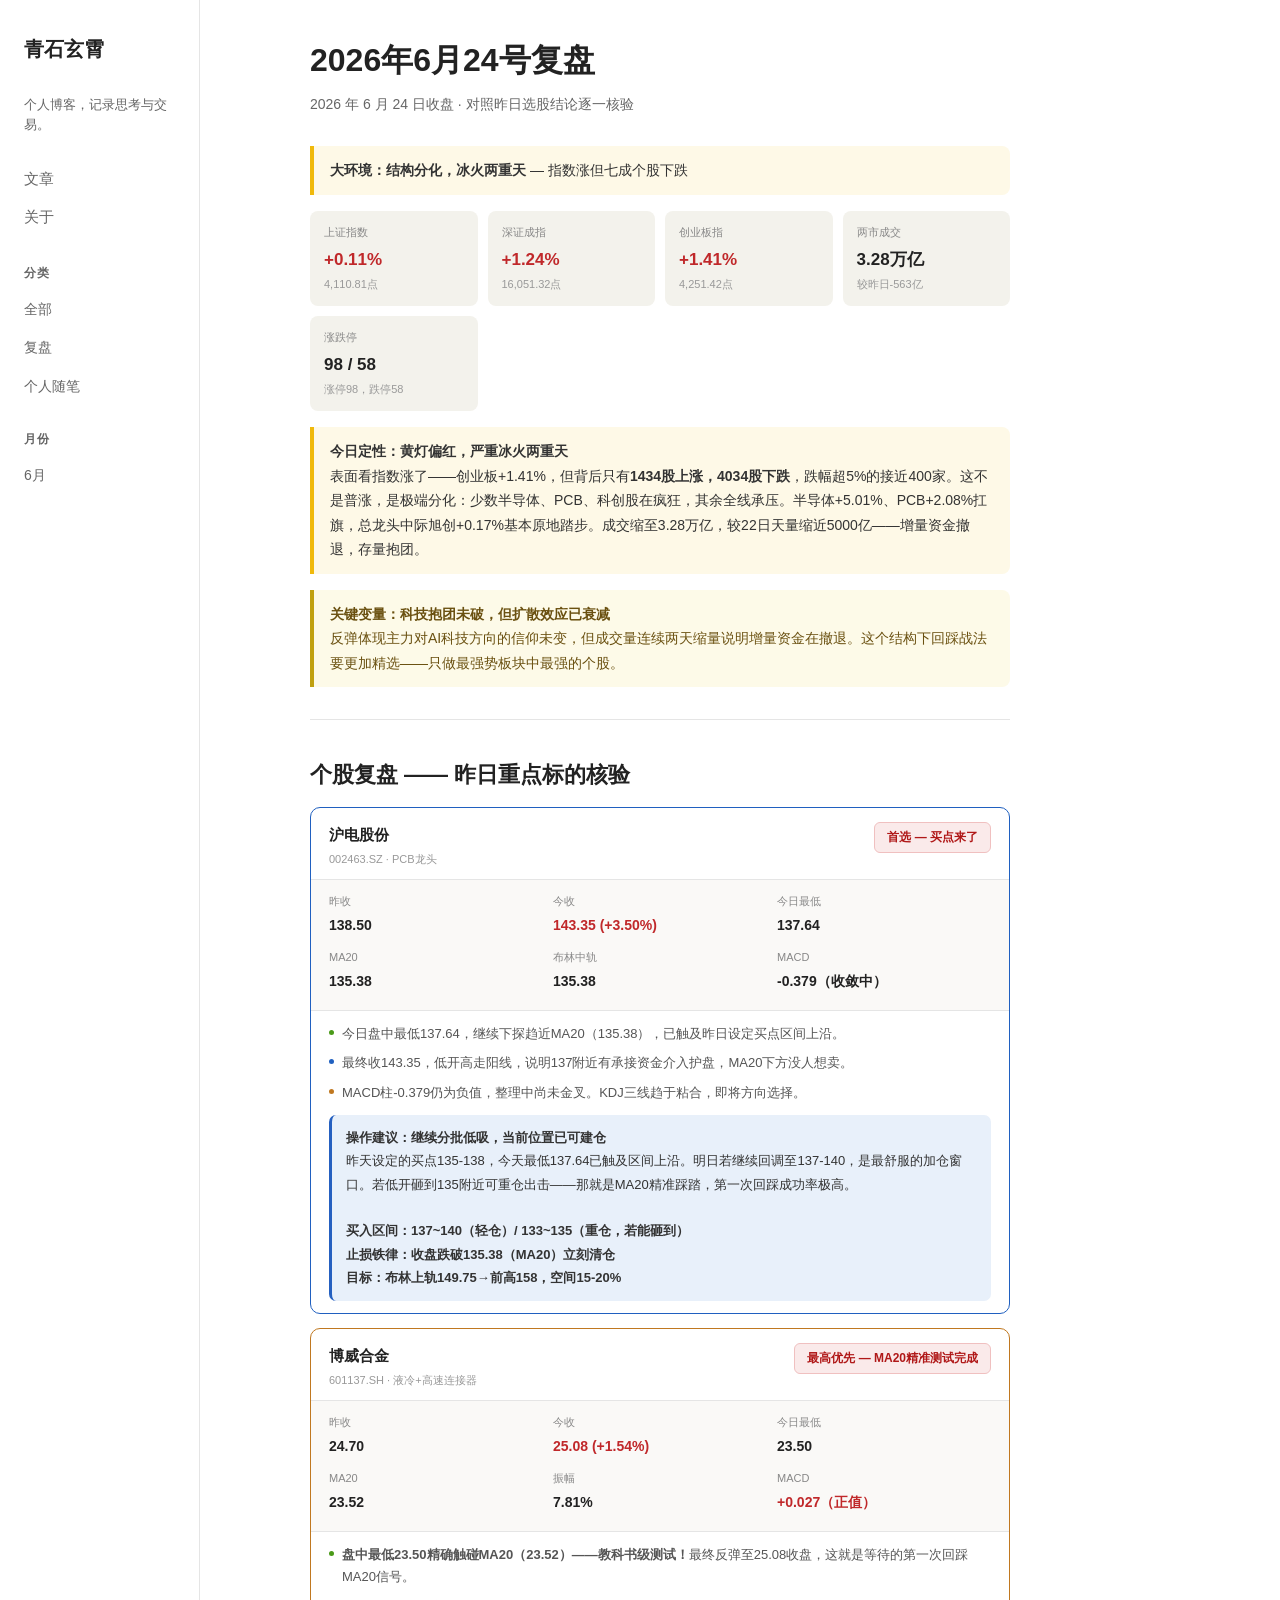
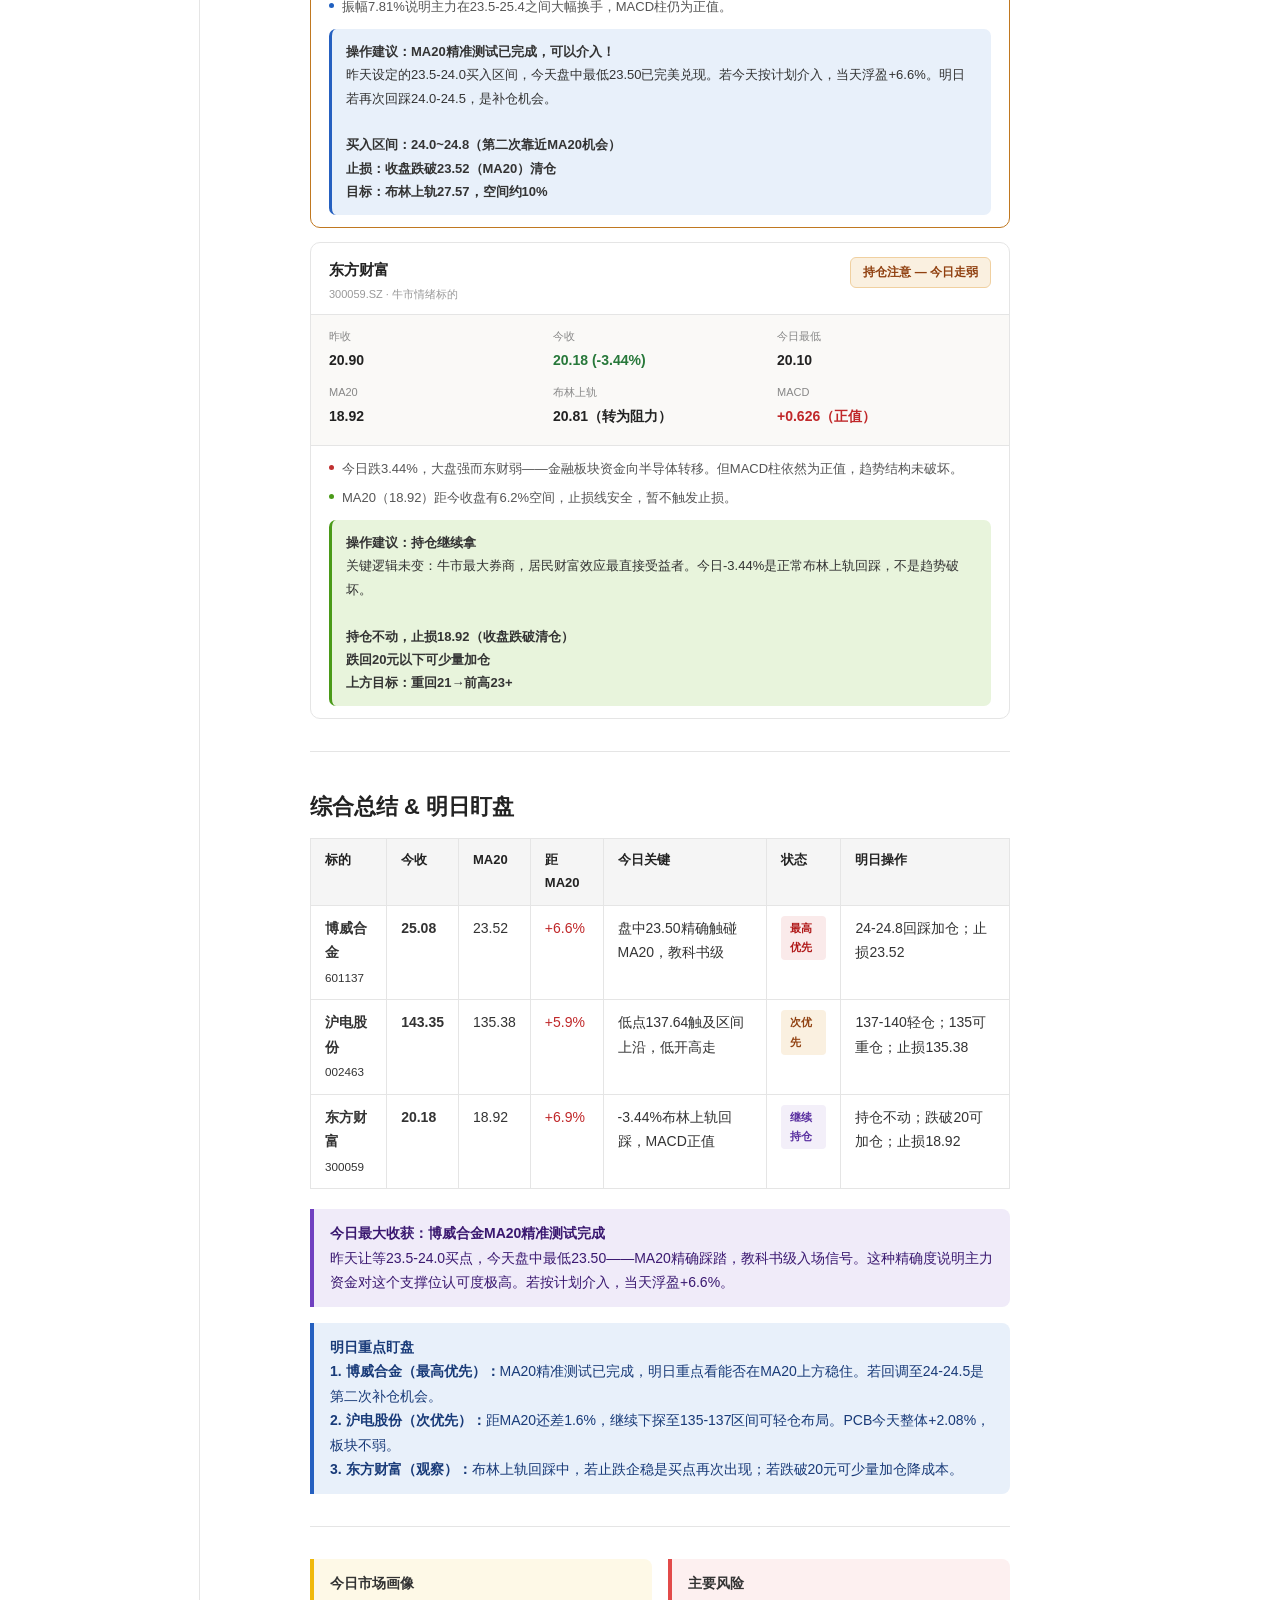
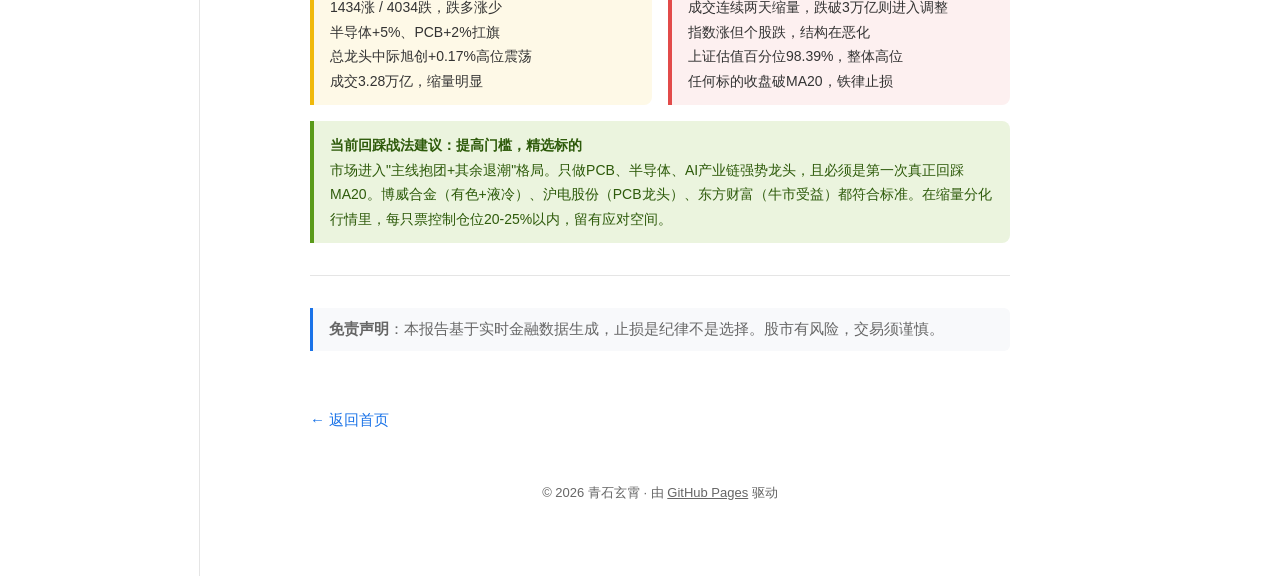
<file: posts/fupan-0624.html>
<!DOCTYPE html>
<html lang="zh-CN">
<head>
  <meta charset="UTF-8">
  <meta name="viewport" content="width=device-width, initial-scale=1.0">
  <title>2026年6月24号复盘 — 青石玄霄</title>
  <link rel="stylesheet" href="../style.css">
</head>
<body>

<aside class="sidebar">
  <a class="site-title" href="../">青石玄霄</a>
  <p class="site-desc">个人博客，记录思考与交易。</p>
  <div class="sidebar-nav">
    <a href="../">文章</a>
    <a href="../about.html">关于</a>
  </div>
  <div class="sidebar-cats">
    <span class="cat-label">分类</span>
    <a href="../">全部</a>
    <a href="../?tag=复盘">复盘</a>
    <a href="../?tag=个人随笔">个人随笔</a>
  </div>
  <div class="sidebar-cats">
    <span class="cat-label">月份</span>
    <a href="../?month=6">6月</a>
  </div>
</aside>

<main class="main">
  <article class="article">
    <h1>2026年6月24号复盘</h1>
    <div class="meta">2026 年 6 月 24 日收盘 &middot; 对照昨日选股结论逐一核验</div>

    <div class="content">

      <div class="callout">
        <strong>大环境：结构分化，冰火两重天</strong> — 指数涨但七成个股下跌
      </div>

      <div class="metrics-grid">
        <div class="metric"><div class="mlabel">上证指数</div><div class="mval red">+0.11%</div><div style="font-size:11px;color:#999">4,110.81点</div></div>
        <div class="metric"><div class="mlabel">深证成指</div><div class="mval red">+1.24%</div><div style="font-size:11px;color:#999">16,051.32点</div></div>
        <div class="metric"><div class="mlabel">创业板指</div><div class="mval red">+1.41%</div><div style="font-size:11px;color:#999">4,251.42点</div></div>
        <div class="metric"><div class="mlabel">两市成交</div><div class="mval">3.28万亿</div><div style="font-size:11px;color:#999">较昨日-563亿</div></div>
        <div class="metric"><div class="mlabel">涨跌停</div><div class="mval">98 / 58</div><div style="font-size:11px;color:#999">涨停98，跌停58</div></div>
      </div>

      <div class="callout">
        <strong>今日定性：黄灯偏红，严重冰火两重天</strong><br>
        表面看指数涨了——创业板+1.41%，但背后只有<strong>1434股上涨，4034股下跌</strong>，跌幅超5%的接近400家。这不是普涨，是极端分化：少数半导体、PCB、科创股在疯狂，其余全线承压。半导体+5.01%、PCB+2.08%扛旗，总龙头中际旭创+0.17%基本原地踏步。成交缩至3.28万亿，较22日天量缩近5000亿——增量资金撤退，存量抱团。
      </div>

      <div class="callout callout-yellow">
        <strong>关键变量：科技抱团未破，但扩散效应已衰减</strong><br>
        反弹体现主力对AI科技方向的信仰未变，但成交量连续两天缩量说明增量资金在撤退。这个结构下回踩战法要更加精选——只做最强势板块中最强的个股。
      </div>

      <hr>

      <h2>个股复盘 —— 昨日重点标的核验</h2>

      <div class="stock-card-rpt" style="border-color:#2060c0">
        <div class="sc-head">
          <div><h4>沪电股份</h4><div class="code">002463.SZ · PCB龙头</div></div>
          <span class="stock-label stock-label-s">首选 — 买点来了</span>
        </div>
        <div class="sc-body">
          <div class="sc-item"><label>昨收</label><div class="val">138.50</div></div>
          <div class="sc-item"><label>今收</label><div class="val red">143.35 (+3.50%)</div></div>
          <div class="sc-item"><label>今日最低</label><div class="val">137.64</div></div>
          <div class="sc-item"><label>MA20</label><div class="val">135.38</div></div>
          <div class="sc-item"><label>布林中轨</label><div class="val">135.38</div></div>
          <div class="sc-item"><label>MACD</label><div class="val">-0.379（收敛中）</div></div>
        </div>
        <div class="sc-foot">
          <div class="note-row"><span class="note-dot dot-green"></span><span>今日盘中最低137.64，继续下探趋近MA20（135.38），已触及昨日设定买点区间上沿。</span></div>
          <div class="note-row"><span class="note-dot dot-blue"></span><span>最终收143.35，低开高走阳线，说明137附近有承接资金介入护盘，MA20下方没人想卖。</span></div>
          <div class="note-row"><span class="note-dot dot-orange"></span><span>MACD柱-0.379仍为负值，整理中尚未金叉。KDJ三线趋于粘合，即将方向选择。</span></div>
          <div class="ops-box" style="border-left:3px solid #2560c0;background:#e8f0fa;">
            <strong>操作建议：继续分批低吸，当前位置已可建仓</strong><br>
            昨天设定的买点135-138，今天最低137.64已触及区间上沿。明日若继续回调至137-140，是最舒服的加仓窗口。若低开砸到135附近可重仓出击——那就是MA20精准踩踏，第一次回踩成功率极高。<br><br>
            <strong>买入区间：137~140（轻仓）/ 133~135（重仓，若能砸到）</strong><br>
            <strong>止损铁律：收盘跌破135.38（MA20）立刻清仓</strong><br>
            <strong>目标：布林上轨149.75→前高158，空间15-20%</strong>
          </div>
        </div>
      </div>

      <div class="stock-card-rpt" style="border-color:#c07820">
        <div class="sc-head">
          <div><h4>博威合金</h4><div class="code">601137.SH · 液冷+高速连接器</div></div>
          <span class="stock-label stock-label-s">最高优先 — MA20精准测试完成</span>
        </div>
        <div class="sc-body">
          <div class="sc-item"><label>昨收</label><div class="val">24.70</div></div>
          <div class="sc-item"><label>今收</label><div class="val red">25.08 (+1.54%)</div></div>
          <div class="sc-item"><label>今日最低</label><div class="val">23.50</div></div>
          <div class="sc-item"><label>MA20</label><div class="val">23.52</div></div>
          <div class="sc-item"><label>振幅</label><div class="val">7.81%</div></div>
          <div class="sc-item"><label>MACD</label><div class="val red">+0.027（正值）</div></div>
        </div>
        <div class="sc-foot">
          <div class="note-row"><span class="note-dot dot-green"></span><span><strong>盘中最低23.50精确触碰MA20（23.52）——教科书级测试！</strong>最终反弹至25.08收盘，这就是等待的第一次回踩MA20信号。</span></div>
          <div class="note-row"><span class="note-dot dot-blue"></span><span>振幅7.81%说明主力在23.5-25.4之间大幅换手，MACD柱仍为正值。</span></div>
          <div class="ops-box" style="border-left:3px solid #2560c0;background:#e8f0fa;">
            <strong>操作建议：MA20精准测试已完成，可以介入！</strong><br>
            昨天设定的23.5-24.0买入区间，今天盘中最低23.50已完美兑现。若今天按计划介入，当天浮盈+6.6%。明日若再次回踩24.0-24.5，是补仓机会。<br><br>
            <strong>买入区间：24.0~24.8（第二次靠近MA20机会）</strong><br>
            <strong>止损：收盘跌破23.52（MA20）清仓</strong><br>
            <strong>目标：布林上轨27.57，空间约10%</strong>
          </div>
        </div>
      </div>

      <div class="stock-card-rpt">
        <div class="sc-head">
          <div><h4>东方财富</h4><div class="code">300059.SZ · 牛市情绪标的</div></div>
          <span class="stock-label stock-label-warn">持仓注意 — 今日走弱</span>
        </div>
        <div class="sc-body">
          <div class="sc-item"><label>昨收</label><div class="val">20.90</div></div>
          <div class="sc-item"><label>今收</label><div class="val green">20.18 (-3.44%)</div></div>
          <div class="sc-item"><label>今日最低</label><div class="val">20.10</div></div>
          <div class="sc-item"><label>MA20</label><div class="val">18.92</div></div>
          <div class="sc-item"><label>布林上轨</label><div class="val">20.81（转为阻力）</div></div>
          <div class="sc-item"><label>MACD</label><div class="val red">+0.626（正值）</div></div>
        </div>
        <div class="sc-foot">
          <div class="note-row"><span class="note-dot dot-red"></span><span>今日跌3.44%，大盘强而东财弱——金融板块资金向半导体转移。但MACD柱依然为正值，趋势结构未破坏。</span></div>
          <div class="note-row"><span class="note-dot dot-green"></span><span>MA20（18.92）距今收盘有6.2%空间，止损线安全，暂不触发止损。</span></div>
          <div class="ops-box" style="border-left:3px solid #4a9a18;background:#e8f4dc;">
            <strong>操作建议：持仓继续拿</strong><br>
            关键逻辑未变：牛市最大券商，居民财富效应最直接受益者。今日-3.44%是正常布林上轨回踩，不是趋势破坏。<br><br>
            <strong>持仓不动，止损18.92（收盘跌破清仓）</strong><br>
            <strong>跌回20元以下可少量加仓</strong><br>
            <strong>上方目标：重回21→前高23+</strong>
          </div>
        </div>
      </div>

      <hr>

      <h2>综合总结 & 明日盯盘</h2>

      <table>
        <thead><tr><th>标的</th><th>今收</th><th>MA20</th><th>距MA20</th><th>今日关键</th><th>状态</th><th>明日操作</th></tr></thead>
        <tbody>
          <tr>
            <td><strong>博威合金</strong><br><small>601137</small></td>
            <td><strong>25.08</strong></td>
            <td>23.52</td>
            <td class="red">+6.6%</td>
            <td>盘中23.50精确触碰MA20，教科书级</td>
            <td><span class="tag-s">最高优先</span></td>
            <td>24-24.8回踩加仓；止损23.52</td>
          </tr>
          <tr>
            <td><strong>沪电股份</strong><br><small>002463</small></td>
            <td><strong>143.35</strong></td>
            <td>135.38</td>
            <td class="red">+5.9%</td>
            <td>低点137.64触及区间上沿，低开高走</td>
            <td><span class="tag-a">次优先</span></td>
            <td>137-140轻仓；135可重仓；止损135.38</td>
          </tr>
          <tr>
            <td><strong>东方财富</strong><br><small>300059</small></td>
            <td><strong>20.18</strong></td>
            <td>18.92</td>
            <td class="red">+6.9%</td>
            <td>-3.44%布林上轨回踩，MACD正值</td>
            <td><span class="tag-hold">继续持仓</span></td>
            <td>持仓不动；跌破20可加仓；止损18.92</td>
          </tr>
        </tbody>
      </table>

      <div class="callout callout-purple">
        <strong>今日最大收获：博威合金MA20精准测试完成</strong><br>
        昨天让等23.5-24.0买点，今天盘中最低23.50——MA20精确踩踏，教科书级入场信号。这种精确度说明主力资金对这个支撑位认可度极高。若按计划介入，当天浮盈+6.6%。
      </div>

      <div class="callout callout-blue">
        <strong>明日重点盯盘</strong><br>
        <strong>1. 博威合金（最高优先）：</strong>MA20精准测试已完成，明日重点看能否在MA20上方稳住。若回调至24-24.5是第二次补仓机会。<br>
        <strong>2. 沪电股份（次优先）：</strong>距MA20还差1.6%，继续下探至135-137区间可轻仓布局。PCB今天整体+2.08%，板块不弱。<br>
        <strong>3. 东方财富（观察）：</strong>布林上轨回踩中，若止跌企稳是买点再次出现；若跌破20元可少量加仓降成本。
      </div>

      <hr>

      <div class="two-col">
        <div class="callout" style="margin:0">
          <strong>今日市场画像</strong><br>
          1434涨 / 4034跌，跌多涨少<br>
          半导体+5%、PCB+2%扛旗<br>
          总龙头中际旭创+0.17%高位震荡<br>
          成交3.28万亿，缩量明显<br>
        </div>
        <div class="callout callout-danger" style="margin:0">
          <strong>主要风险</strong><br>
          成交连续两天缩量，跌破3万亿则进入调整<br>
          指数涨但个股跌，结构在恶化<br>
          上证估值百分位98.39%，整体高位<br>
          任何标的收盘破MA20，铁律止损
        </div>
      </div>

      <div class="callout callout-green" style="margin-top:16px">
        <strong>当前回踩战法建议：提高门槛，精选标的</strong><br>
        市场进入"主线抱团+其余退潮"格局。只做PCB、半导体、AI产业链强势龙头，且必须是第一次真正回踩MA20。博威合金（有色+液冷）、沪电股份（PCB龙头）、东方财富（牛市受益）都符合标准。在缩量分化行情里，每只票控制仓位20-25%以内，留有应对空间。
      </div>

      <hr>

      <blockquote><strong>免责声明</strong>：本报告基于实时金融数据生成，止损是纪律不是选择。股市有风险，交易须谨慎。</blockquote>

    </div>

    <a class="back-link" href="../">← 返回首页</a>
  </article>

  <footer>
    <p>&copy; 2026 青石玄霄 &middot; 由 <a href="https://pages.github.com">GitHub Pages</a> 驱动</p>
  </footer>
</main>

</body>
</html>
</file>
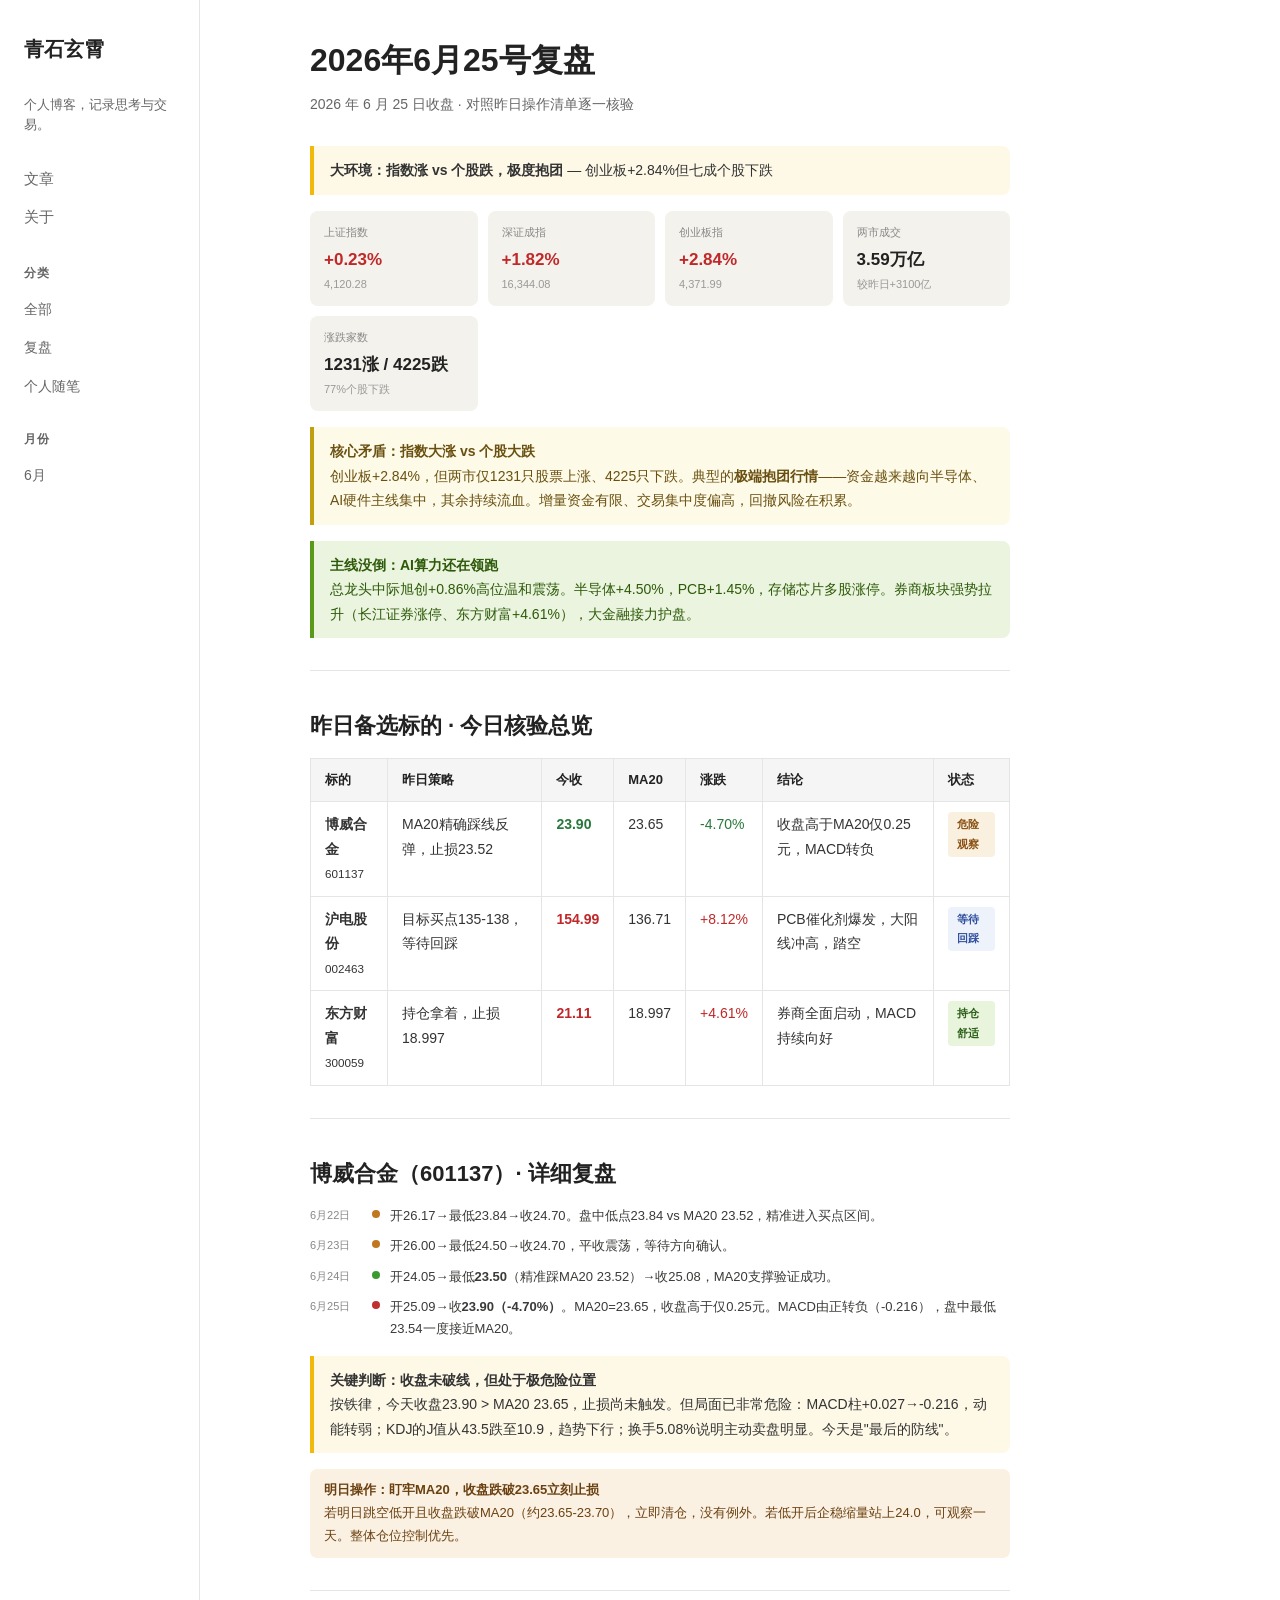
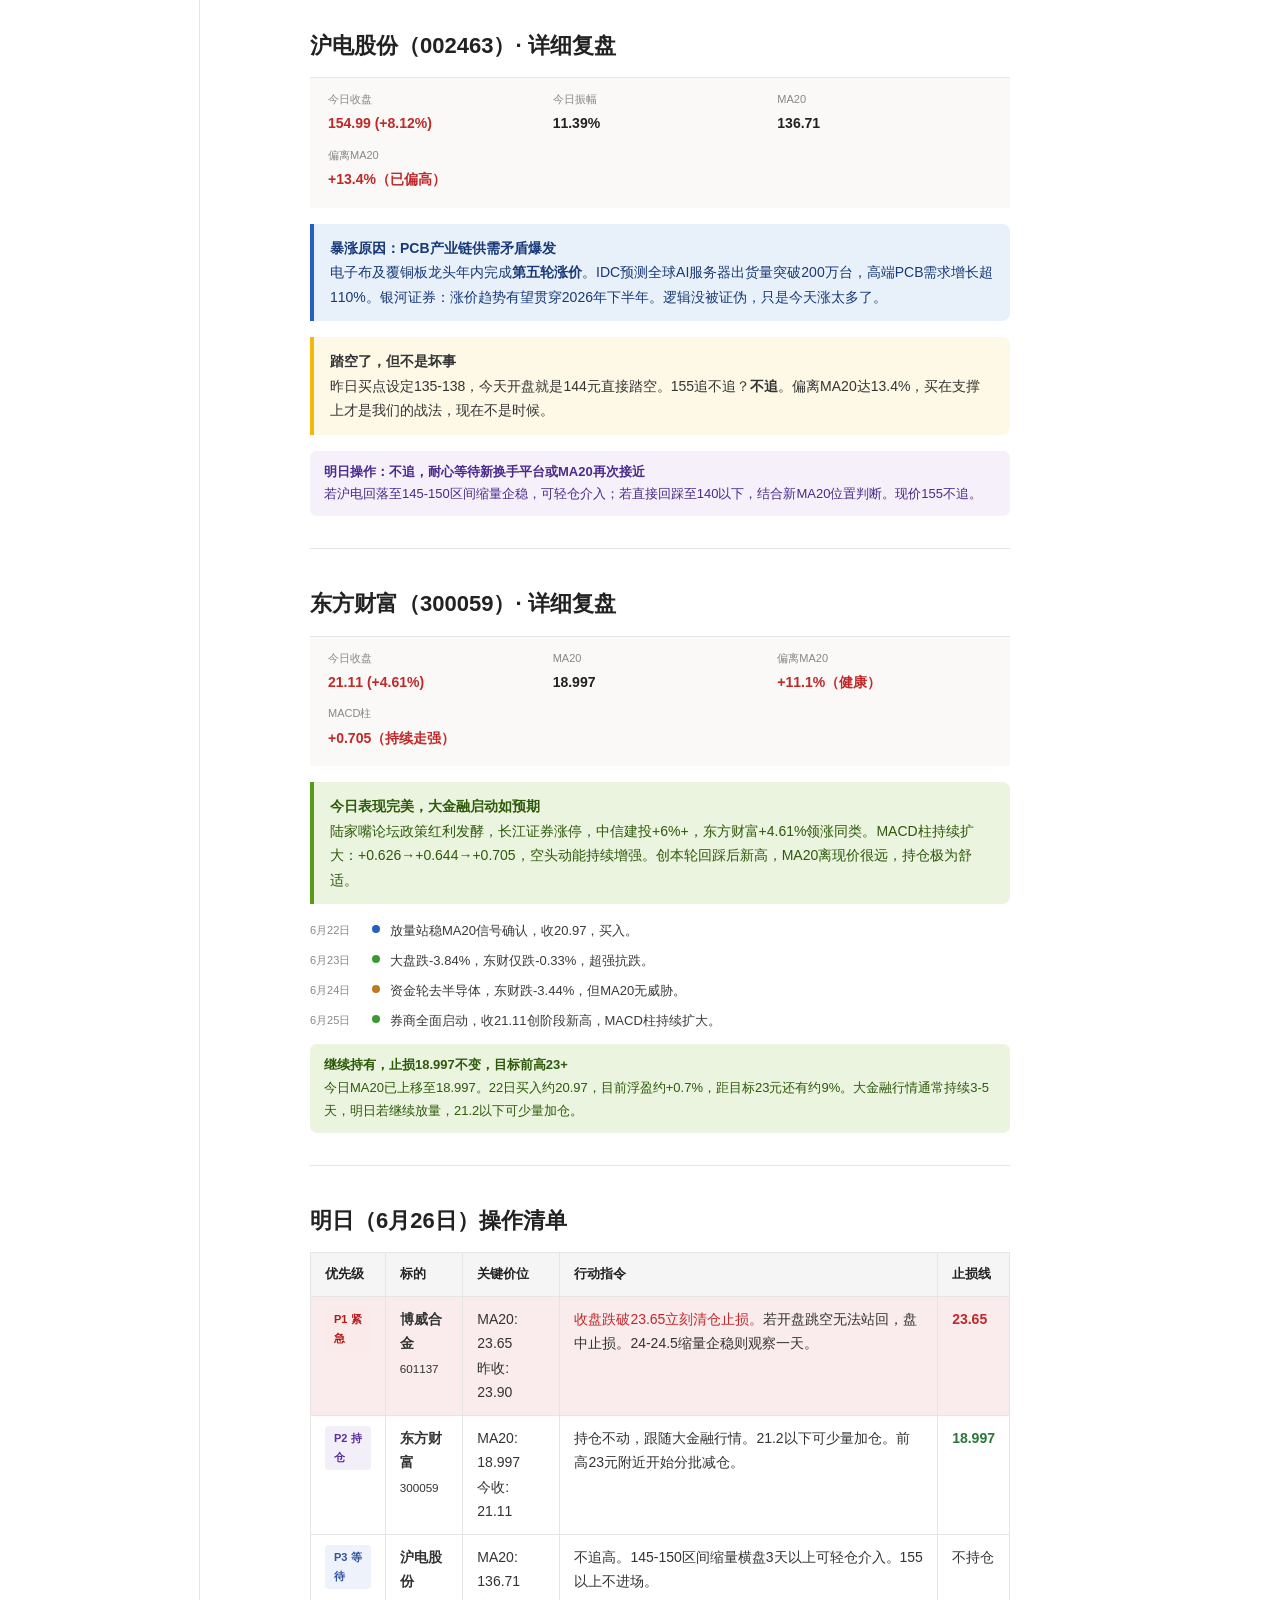
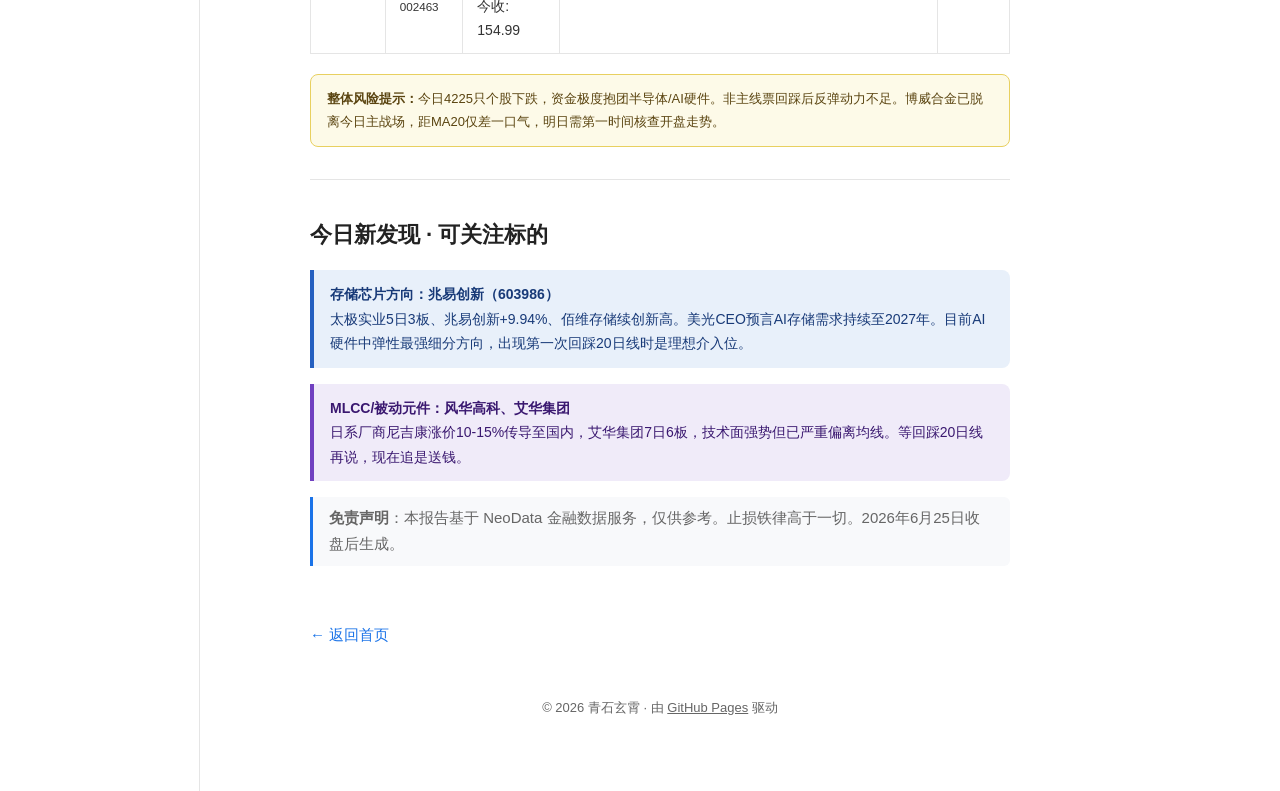
<file: posts/fupan-0625.html>
<!DOCTYPE html>
<html lang="zh-CN">
<head>
  <meta charset="UTF-8">
  <meta name="viewport" content="width=device-width, initial-scale=1.0">
  <title>2026年6月25号复盘 — 青石玄霄</title>
  <link rel="stylesheet" href="../style.css">
</head>
<body>

<aside class="sidebar">
  <a class="site-title" href="../">青石玄霄</a>
  <p class="site-desc">个人博客，记录思考与交易。</p>
  <div class="sidebar-nav">
    <a href="../">文章</a>
    <a href="../about.html">关于</a>
  </div>
  <div class="sidebar-cats">
    <span class="cat-label">分类</span>
    <a href="../">全部</a>
    <a href="../?tag=复盘">复盘</a>
    <a href="../?tag=个人随笔">个人随笔</a>
  </div>
  <div class="sidebar-cats">
    <span class="cat-label">月份</span>
    <a href="../?month=6">6月</a>
  </div>
</aside>

<main class="main">
  <article class="article">
    <h1>2026年6月25号复盘</h1>
    <div class="meta">2026 年 6 月 25 日收盘 &middot; 对照昨日操作清单逐一核验</div>

    <div class="content">

      <div class="callout">
        <strong>大环境：指数涨 vs 个股跌，极度抱团</strong> — 创业板+2.84%但七成个股下跌
      </div>

      <div class="metrics-grid">
        <div class="metric"><div class="mlabel">上证指数</div><div class="mval red">+0.23%</div><div style="font-size:11px;color:#999">4,120.28</div></div>
        <div class="metric"><div class="mlabel">深证成指</div><div class="mval red">+1.82%</div><div style="font-size:11px;color:#999">16,344.08</div></div>
        <div class="metric"><div class="mlabel">创业板指</div><div class="mval red">+2.84%</div><div style="font-size:11px;color:#999">4,371.99</div></div>
        <div class="metric"><div class="mlabel">两市成交</div><div class="mval">3.59万亿</div><div style="font-size:11px;color:#999">较昨日+3100亿</div></div>
        <div class="metric"><div class="mlabel">涨跌家数</div><div class="mval">1231涨 / 4225跌</div><div style="font-size:11px;color:#999">77%个股下跌</div></div>
      </div>

      <div class="callout callout-yellow">
        <strong>核心矛盾：指数大涨 vs 个股大跌</strong><br>
        创业板+2.84%，但两市仅1231只股票上涨、4225只下跌。典型的<strong>极端抱团行情</strong>——资金越来越向半导体、AI硬件主线集中，其余持续流血。增量资金有限、交易集中度偏高，回撤风险在积累。
      </div>

      <div class="callout callout-green">
        <strong>主线没倒：AI算力还在领跑</strong><br>
        总龙头中际旭创+0.86%高位温和震荡。半导体+4.50%，PCB+1.45%，存储芯片多股涨停。券商板块强势拉升（长江证券涨停、东方财富+4.61%），大金融接力护盘。
      </div>

      <hr>

      <h2>昨日备选标的 · 今日核验总览</h2>

      <table>
        <thead><tr><th>标的</th><th>昨日策略</th><th>今收</th><th>MA20</th><th>涨跌</th><th>结论</th><th>状态</th></tr></thead>
        <tbody>
          <tr>
            <td><strong>博威合金</strong><br><small>601137</small></td>
            <td>MA20精确踩线反弹，止损23.52</td>
            <td><strong class="green">23.90</strong></td>
            <td>23.65</td>
            <td class="green">-4.70%</td>
            <td>收盘高于MA20仅0.25元，MACD转负</td>
            <td><span class="tag-warn">危险观察</span></td>
          </tr>
          <tr>
            <td><strong>沪电股份</strong><br><small>002463</small></td>
            <td>目标买点135-138，等待回踩</td>
            <td><strong class="red">154.99</strong></td>
            <td>136.71</td>
            <td class="red">+8.12%</td>
            <td>PCB催化剂爆发，大阳线冲高，踏空</td>
            <td><span class="tag-wait">等待回踩</span></td>
          </tr>
          <tr>
            <td><strong>东方财富</strong><br><small>300059</small></td>
            <td>持仓拿着，止损18.997</td>
            <td><strong class="red">21.11</strong></td>
            <td>18.997</td>
            <td class="red">+4.61%</td>
            <td>券商全面启动，MACD持续向好</td>
            <td><span class="tag-ok">持仓舒适</span></td>
          </tr>
        </tbody>
      </table>

      <hr>

      <h2>博威合金（601137）· 详细复盘</h2>

      <div class="timeline">
        <div class="tl-row"><div class="tl-date">6月22日</div><div class="tl-dot tl-dot-orange"></div><div class="tl-body">开26.17→最低23.84→收24.70。盘中低点23.84 vs MA20 23.52，精准进入买点区间。</div></div>
        <div class="tl-row"><div class="tl-date">6月23日</div><div class="tl-dot tl-dot-orange"></div><div class="tl-body">开26.00→最低24.50→收24.70，平收震荡，等待方向确认。</div></div>
        <div class="tl-row"><div class="tl-date">6月24日</div><div class="tl-dot tl-dot-green"></div><div class="tl-body">开24.05→最低<strong>23.50</strong>（精准踩MA20 23.52）→收25.08，MA20支撑验证成功。</div></div>
        <div class="tl-row"><div class="tl-date">6月25日</div><div class="tl-dot tl-dot-red"></div><div class="tl-body">开25.09→收<strong>23.90（-4.70%）</strong>。MA20=23.65，收盘高于仅0.25元。MACD由正转负（-0.216），盘中最低23.54一度接近MA20。</div></div>
      </div>

      <div class="callout">
        <strong>关键判断：收盘未破线，但处于极危险位置</strong><br>
        按铁律，今天收盘23.90 > MA20 23.65，止损尚未触发。但局面已非常危险：MACD柱+0.027→-0.216，动能转弱；KDJ的J值从43.5跌至10.9，趋势下行；换手5.08%说明主动卖盘明显。今天是"最后的防线"。
      </div>

      <div class="verdict verdict-watch">
        <strong>明日操作：盯牢MA20，收盘跌破23.65立刻止损</strong><br>
        若明日跳空低开且收盘跌破MA20（约23.65-23.70），立即清仓，没有例外。若低开后企稳缩量站上24.0，可观察一天。整体仓位控制优先。
      </div>

      <hr>

      <h2>沪电股份（002463）· 详细复盘</h2>

      <div class="sc-body">
        <div class="sc-item"><label>今日收盘</label><div class="val red">154.99 (+8.12%)</div></div>
        <div class="sc-item"><label>今日振幅</label><div class="val">11.39%</div></div>
        <div class="sc-item"><label>MA20</label><div class="val">136.71</div></div>
        <div class="sc-item"><label>偏离MA20</label><div class="val red">+13.4%（已偏高）</div></div>
      </div>

      <div class="callout callout-blue">
        <strong>暴涨原因：PCB产业链供需矛盾爆发</strong><br>
        电子布及覆铜板龙头年内完成<strong>第五轮涨价</strong>。IDC预测全球AI服务器出货量突破200万台，高端PCB需求增长超110%。银河证券：涨价趋势有望贯穿2026年下半年。逻辑没被证伪，只是今天涨太多了。
      </div>

      <div class="callout">
        <strong>踏空了，但不是坏事</strong><br>
        昨日买点设定135-138，今天开盘就是144元直接踏空。155追不追？<strong>不追</strong>。偏离MA20达13.4%，买在支撑上才是我们的战法，现在不是时候。
      </div>

      <div class="verdict verdict-miss">
        <strong>明日操作：不追，耐心等待新换手平台或MA20再次接近</strong><br>
        若沪电回落至145-150区间缩量企稳，可轻仓介入；若直接回踩至140以下，结合新MA20位置判断。现价155不追。
      </div>

      <hr>

      <h2>东方财富（300059）· 详细复盘</h2>

      <div class="sc-body">
        <div class="sc-item"><label>今日收盘</label><div class="val red">21.11 (+4.61%)</div></div>
        <div class="sc-item"><label>MA20</label><div class="val">18.997</div></div>
        <div class="sc-item"><label>偏离MA20</label><div class="val red">+11.1%（健康）</div></div>
        <div class="sc-item"><label>MACD柱</label><div class="val red">+0.705（持续走强）</div></div>
      </div>

      <div class="callout callout-green">
        <strong>今日表现完美，大金融启动如预期</strong><br>
        陆家嘴论坛政策红利发酵，长江证券涨停，中信建投+6%+，东方财富+4.61%领涨同类。MACD柱持续扩大：+0.626→+0.644→+0.705，空头动能持续增强。创本轮回踩后新高，MA20离现价很远，持仓极为舒适。
      </div>

      <div class="timeline">
        <div class="tl-row"><div class="tl-date">6月22日</div><div class="tl-dot tl-dot-blue"></div><div class="tl-body">放量站稳MA20信号确认，收20.97，买入。</div></div>
        <div class="tl-row"><div class="tl-date">6月23日</div><div class="tl-dot tl-dot-green"></div><div class="tl-body">大盘跌-3.84%，东财仅跌-0.33%，超强抗跌。</div></div>
        <div class="tl-row"><div class="tl-date">6月24日</div><div class="tl-dot tl-dot-orange"></div><div class="tl-body">资金轮去半导体，东财跌-3.44%，但MA20无威胁。</div></div>
        <div class="tl-row"><div class="tl-date">6月25日</div><div class="tl-dot tl-dot-green"></div><div class="tl-body">券商全面启动，收21.11创阶段新高，MACD柱持续扩大。</div></div>
      </div>

      <div class="verdict verdict-hold">
        <strong>继续持有，止损18.997不变，目标前高23+</strong><br>
        今日MA20已上移至18.997。22日买入约20.97，目前浮盈约+0.7%，距目标23元还有约9%。大金融行情通常持续3-5天，明日若继续放量，21.2以下可少量加仓。
      </div>

      <hr>

      <h2>明日（6月26日）操作清单</h2>

      <table>
        <thead><tr><th>优先级</th><th>标的</th><th>关键价位</th><th>行动指令</th><th>止损线</th></tr></thead>
        <tbody>
          <tr style="background:#faecec">
            <td><span class="tag-s">P1 紧急</span></td>
            <td><strong>博威合金</strong><br><small>601137</small></td>
            <td>MA20: 23.65<br>昨收: 23.90</td>
            <td><span class="red">收盘跌破23.65立刻清仓止损。</span>若开盘跳空无法站回，盘中止损。24-24.5缩量企稳则观察一天。</td>
            <td><strong class="red">23.65</strong></td>
          </tr>
          <tr>
            <td><span class="tag-hold">P2 持仓</span></td>
            <td><strong>东方财富</strong><br><small>300059</small></td>
            <td>MA20: 18.997<br>今收: 21.11</td>
            <td>持仓不动，跟随大金融行情。21.2以下可少量加仓。前高23元附近开始分批减仓。</td>
            <td><strong class="green">18.997</strong></td>
          </tr>
          <tr>
            <td><span class="tag-wait">P3 等待</span></td>
            <td><strong>沪电股份</strong><br><small>002463</small></td>
            <td>MA20: 136.71<br>今收: 154.99</td>
            <td>不追高。145-150区间缩量横盘3天以上可轻仓介入。155以上不进场。</td>
            <td>不持仓</td>
          </tr>
        </tbody>
      </table>

      <div class="warn-box">
        <strong>整体风险提示：</strong>今日4225只个股下跌，资金极度抱团半导体/AI硬件。非主线票回踩后反弹动力不足。博威合金已脱离今日主战场，距MA20仅差一口气，明日需第一时间核查开盘走势。
      </div>

      <hr>

      <h2>今日新发现 · 可关注标的</h2>

      <div class="callout callout-blue">
        <strong>存储芯片方向：兆易创新（603986）</strong><br>
        太极实业5日3板、兆易创新+9.94%、佰维存储续创新高。美光CEO预言AI存储需求持续至2027年。目前AI硬件中弹性最强细分方向，出现第一次回踩20日线时是理想介入位。
      </div>

      <div class="callout callout-purple">
        <strong>MLCC/被动元件：风华高科、艾华集团</strong><br>
        日系厂商尼吉康涨价10-15%传导至国内，艾华集团7日6板，技术面强势但已严重偏离均线。等回踩20日线再说，现在追是送钱。
      </div>

      <blockquote><strong>免责声明</strong>：本报告基于 NeoData 金融数据服务，仅供参考。止损铁律高于一切。2026年6月25日收盘后生成。</blockquote>

    </div>

    <a class="back-link" href="../">← 返回首页</a>
  </article>

  <footer>
    <p>&copy; 2026 青石玄霄 &middot; 由 <a href="https://pages.github.com">GitHub Pages</a> 驱动</p>
  </footer>
</main>

</body>
</html>
</file>
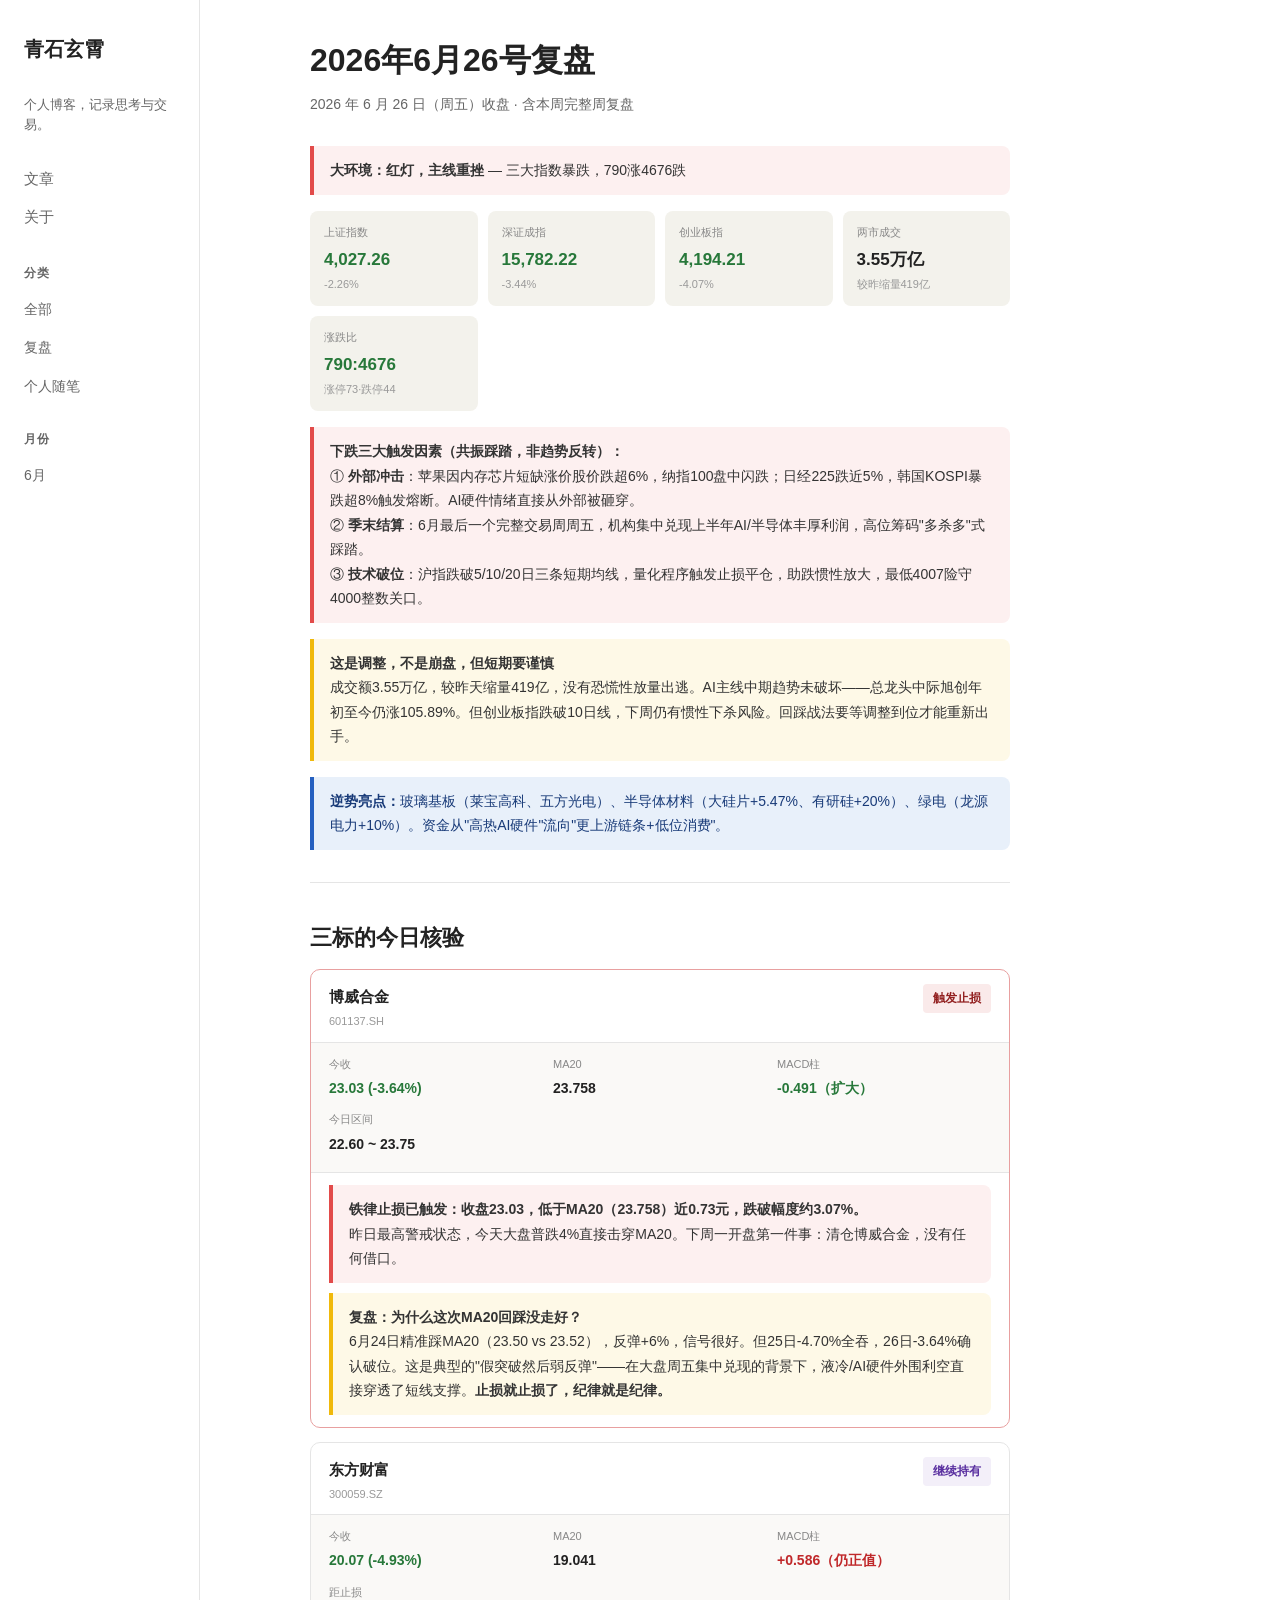
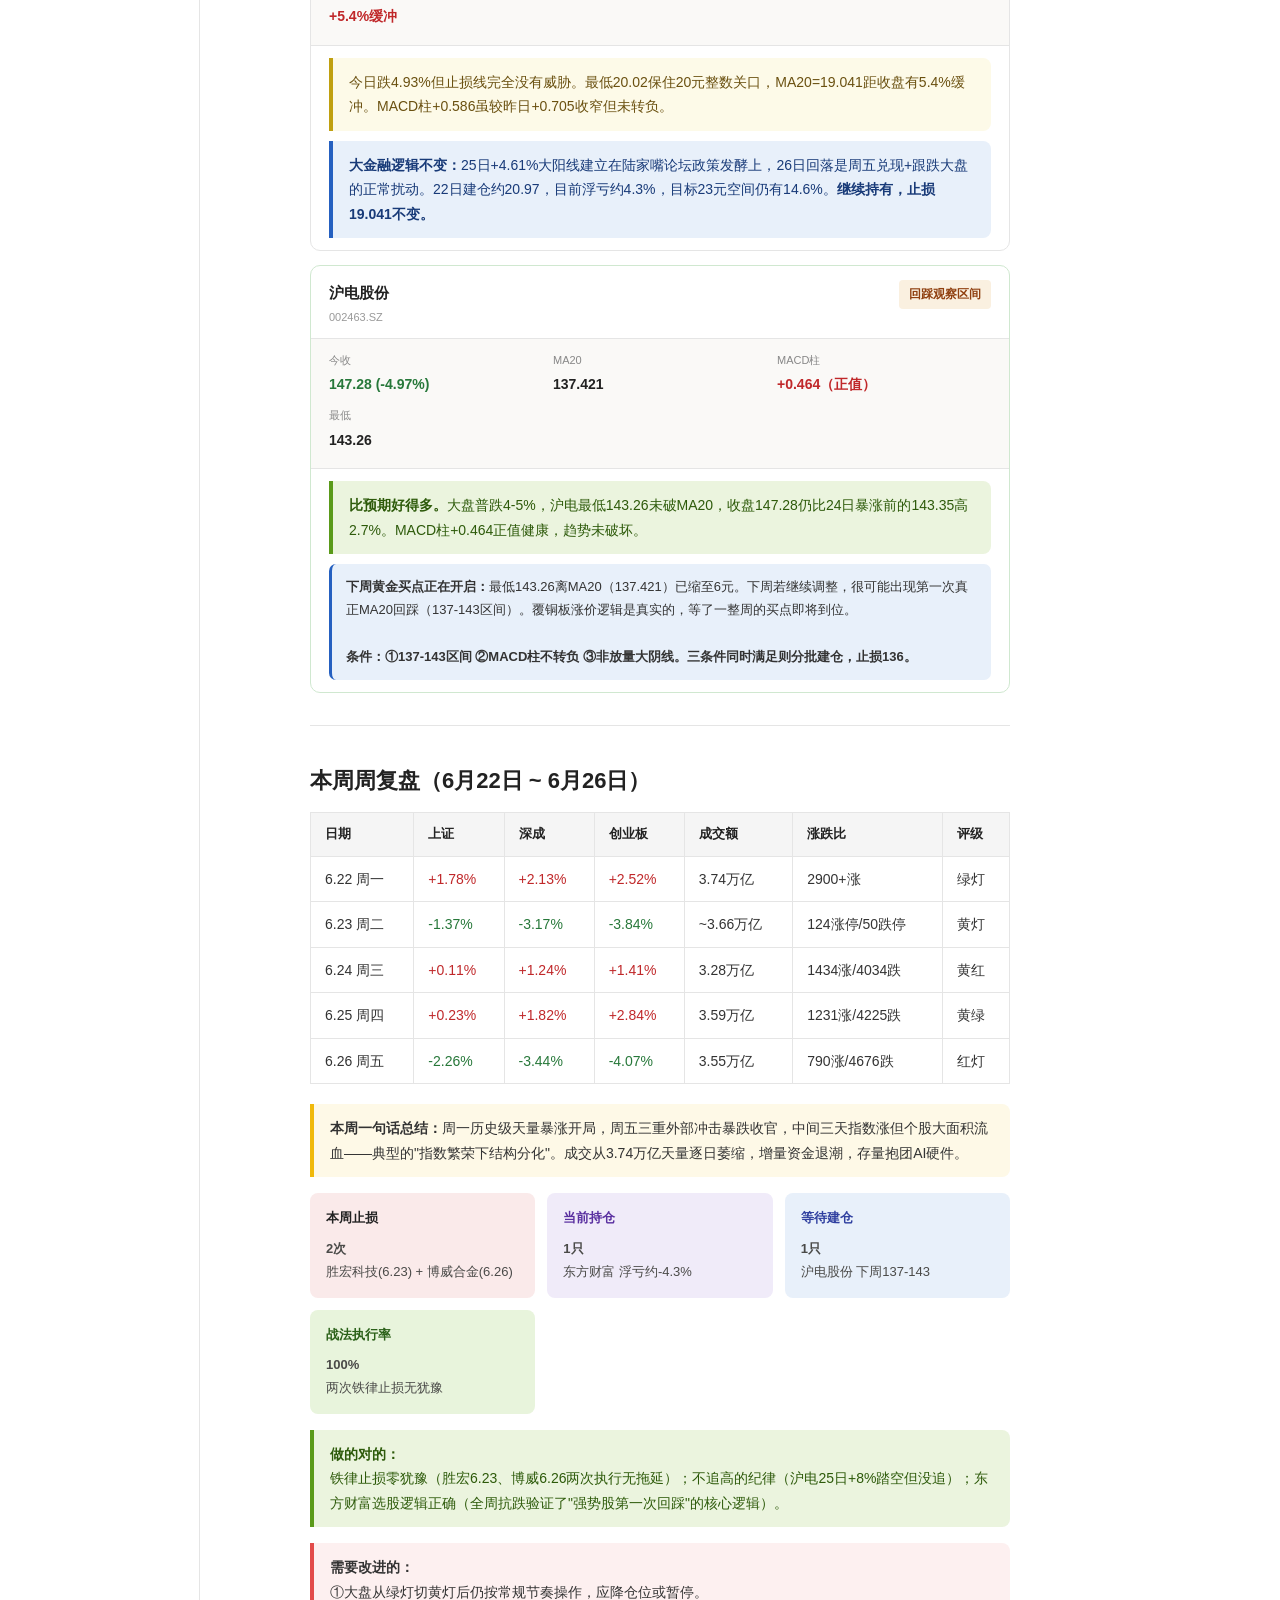
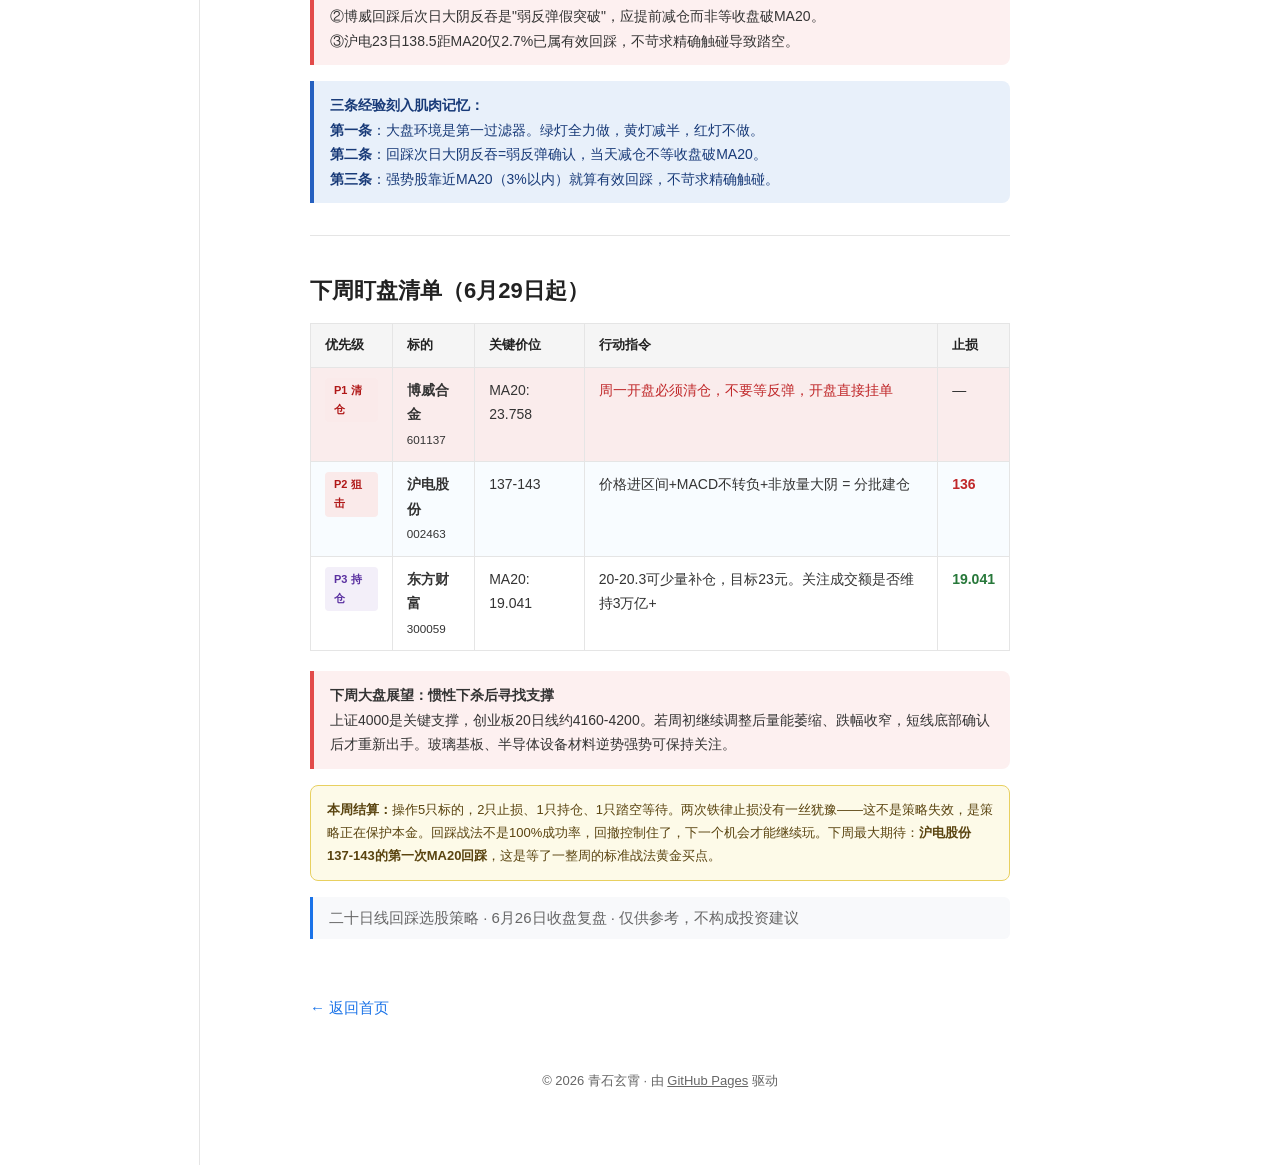
<file: posts/fupan-0626.html>
<!DOCTYPE html>
<html lang="zh-CN">
<head>
  <meta charset="UTF-8">
  <meta name="viewport" content="width=device-width, initial-scale=1.0">
  <title>2026年6月26号复盘 — 青石玄霄</title>
  <link rel="stylesheet" href="../style.css">
</head>
<body>

<aside class="sidebar">
  <a class="site-title" href="../">青石玄霄</a>
  <p class="site-desc">个人博客，记录思考与交易。</p>
  <div class="sidebar-nav">
    <a href="../">文章</a>
    <a href="../about.html">关于</a>
  </div>
  <div class="sidebar-cats">
    <span class="cat-label">分类</span>
    <a href="../">全部</a>
    <a href="../?tag=复盘">复盘</a>
    <a href="../?tag=个人随笔">个人随笔</a>
  </div>
  <div class="sidebar-cats">
    <span class="cat-label">月份</span>
    <a href="../?month=6">6月</a>
  </div>
</aside>

<main class="main">
  <article class="article">
    <h1>2026年6月26号复盘</h1>
    <div class="meta">2026 年 6 月 26 日（周五）收盘 &middot; 含本周完整周复盘</div>

    <div class="content">

      <div class="callout callout-danger">
        <strong>大环境：红灯，主线重挫</strong> — 三大指数暴跌，790涨4676跌
      </div>

      <div class="metrics-grid">
        <div class="metric"><div class="mlabel">上证指数</div><div class="mval green">4,027.26</div><div style="font-size:11px;color:#999">-2.26%</div></div>
        <div class="metric"><div class="mlabel">深证成指</div><div class="mval green">15,782.22</div><div style="font-size:11px;color:#999">-3.44%</div></div>
        <div class="metric"><div class="mlabel">创业板指</div><div class="mval green">4,194.21</div><div style="font-size:11px;color:#999">-4.07%</div></div>
        <div class="metric"><div class="mlabel">两市成交</div><div class="mval">3.55万亿</div><div style="font-size:11px;color:#999">较昨缩量419亿</div></div>
        <div class="metric"><div class="mlabel">涨跌比</div><div class="mval green">790:4676</div><div style="font-size:11px;color:#999">涨停73·跌停44</div></div>
      </div>

      <div class="callout callout-danger">
        <strong>下跌三大触发因素（共振踩踏，非趋势反转）：</strong><br>
        ① <strong>外部冲击</strong>：苹果因内存芯片短缺涨价股价跌超6%，纳指100盘中闪跌；日经225跌近5%，韩国KOSPI暴跌超8%触发熔断。AI硬件情绪直接从外部被砸穿。<br>
        ② <strong>季末结算</strong>：6月最后一个完整交易周周五，机构集中兑现上半年AI/半导体丰厚利润，高位筹码"多杀多"式踩踏。<br>
        ③ <strong>技术破位</strong>：沪指跌破5/10/20日三条短期均线，量化程序触发止损平仓，助跌惯性放大，最低4007险守4000整数关口。
      </div>

      <div class="callout">
        <strong>这是调整，不是崩盘，但短期要谨慎</strong><br>
        成交额3.55万亿，较昨天缩量419亿，没有恐慌性放量出逃。AI主线中期趋势未破坏——总龙头中际旭创年初至今仍涨105.89%。但创业板指跌破10日线，下周仍有惯性下杀风险。回踩战法要等调整到位才能重新出手。
      </div>

      <div class="callout callout-blue">
        <strong>逆势亮点：</strong>玻璃基板（莱宝高科、五方光电）、半导体材料（大硅片+5.47%、有研硅+20%）、绿电（龙源电力+10%）。资金从"高热AI硬件"流向"更上游链条+低位消费"。
      </div>

      <hr>

      <h2>三标的今日核验</h2>

      <div class="stock-card-rpt" style="border-color:#e8a0a0">
        <div class="sc-head">
          <div><h4>博威合金</h4><div class="code">601137.SH</div></div>
          <span class="tag-stop" style="font-size:12px;padding:4px 10px;">触发止损</span>
        </div>
        <div class="sc-body">
          <div class="sc-item"><label>今收</label><div class="val green">23.03 (-3.64%)</div></div>
          <div class="sc-item"><label>MA20</label><div class="val">23.758</div></div>
          <div class="sc-item"><label>MACD柱</label><div class="val green">-0.491（扩大）</div></div>
          <div class="sc-item"><label>今日区间</label><div class="val">22.60 ~ 23.75</div></div>
        </div>
        <div class="sc-foot">
          <div class="callout callout-danger" style="margin:0 0 10px 0">
            <strong>铁律止损已触发：收盘23.03，低于MA20（23.758）近0.73元，跌破幅度约3.07%。</strong><br>
            昨日最高警戒状态，今天大盘普跌4%直接击穿MA20。下周一开盘第一件事：清仓博威合金，没有任何借口。
          </div>
          <div class="callout" style="margin:0">
            <strong>复盘：为什么这次MA20回踩没走好？</strong><br>
            6月24日精准踩MA20（23.50 vs 23.52），反弹+6%，信号很好。但25日-4.70%全吞，26日-3.64%确认破位。这是典型的"假突破然后弱反弹"——在大盘周五集中兑现的背景下，液冷/AI硬件外围利空直接穿透了短线支撑。<strong>止损就止损了，纪律就是纪律。</strong>
          </div>
        </div>
      </div>

      <div class="stock-card-rpt">
        <div class="sc-head">
          <div><h4>东方财富</h4><div class="code">300059.SZ</div></div>
          <span class="tag-hold" style="font-size:12px;padding:4px 10px;">继续持有</span>
        </div>
        <div class="sc-body">
          <div class="sc-item"><label>今收</label><div class="val green">20.07 (-4.93%)</div></div>
          <div class="sc-item"><label>MA20</label><div class="val">19.041</div></div>
          <div class="sc-item"><label>MACD柱</label><div class="val red">+0.586（仍正值）</div></div>
          <div class="sc-item"><label>距止损</label><div class="val red">+5.4%缓冲</div></div>
        </div>
        <div class="sc-foot">
          <div class="callout callout-yellow" style="margin:0 0 10px 0">
            今日跌4.93%但止损线完全没有威胁。最低20.02保住20元整数关口，MA20=19.041距收盘有5.4%缓冲。MACD柱+0.586虽较昨日+0.705收窄但未转负。
          </div>
          <div class="callout callout-blue" style="margin:0">
            <strong>大金融逻辑不变：</strong>25日+4.61%大阳线建立在陆家嘴论坛政策发酵上，26日回落是周五兑现+跟跌大盘的正常扰动。22日建仓约20.97，目前浮亏约4.3%，目标23元空间仍有14.6%。<strong>继续持有，止损19.041不变。</strong>
          </div>
        </div>
      </div>

      <div class="stock-card-rpt" style="border-color:#d0e8d0">
        <div class="sc-head">
          <div><h4>沪电股份</h4><div class="code">002463.SZ</div></div>
          <span class="tag-a" style="font-size:12px;padding:4px 10px;">回踩观察区间</span>
        </div>
        <div class="sc-body">
          <div class="sc-item"><label>今收</label><div class="val green">147.28 (-4.97%)</div></div>
          <div class="sc-item"><label>MA20</label><div class="val">137.421</div></div>
          <div class="sc-item"><label>MACD柱</label><div class="val red">+0.464（正值）</div></div>
          <div class="sc-item"><label>最低</label><div class="val">143.26</div></div>
        </div>
        <div class="sc-foot">
          <div class="callout callout-green" style="margin:0 0 10px 0">
            <strong>比预期好得多。</strong>大盘普跌4-5%，沪电最低143.26未破MA20，收盘147.28仍比24日暴涨前的143.35高2.7%。MACD柱+0.464正值健康，趋势未破坏。
          </div>
          <div class="ops-box" style="border-left:3px solid #2560c0;background:#e8f0fa;">
            <strong>下周黄金买点正在开启：</strong>最低143.26离MA20（137.421）已缩至6元。下周若继续调整，很可能出现第一次真正MA20回踩（137-143区间）。覆铜板涨价逻辑是真实的，等了一整周的买点即将到位。<br><br>
            <strong>条件：①137-143区间 ②MACD柱不转负 ③非放量大阴线。三条件同时满足则分批建仓，止损136。</strong>
          </div>
        </div>
      </div>

      <hr>

      <h2>本周周复盘（6月22日 ~ 6月26日）</h2>

      <table>
        <thead><tr><th>日期</th><th>上证</th><th>深成</th><th>创业板</th><th>成交额</th><th>涨跌比</th><th>评级</th></tr></thead>
        <tbody>
          <tr><td>6.22 周一</td><td class="red">+1.78%</td><td class="red">+2.13%</td><td class="red">+2.52%</td><td>3.74万亿</td><td>2900+涨</td><td>绿灯</td></tr>
          <tr><td>6.23 周二</td><td class="green">-1.37%</td><td class="green">-3.17%</td><td class="green">-3.84%</td><td>~3.66万亿</td><td>124涨停/50跌停</td><td>黄灯</td></tr>
          <tr><td>6.24 周三</td><td class="red">+0.11%</td><td class="red">+1.24%</td><td class="red">+1.41%</td><td>3.28万亿</td><td>1434涨/4034跌</td><td>黄红</td></tr>
          <tr><td>6.25 周四</td><td class="red">+0.23%</td><td class="red">+1.82%</td><td class="red">+2.84%</td><td>3.59万亿</td><td>1231涨/4225跌</td><td>黄绿</td></tr>
          <tr><td>6.26 周五</td><td class="green">-2.26%</td><td class="green">-3.44%</td><td class="green">-4.07%</td><td>3.55万亿</td><td>790涨/4676跌</td><td>红灯</td></tr>
        </tbody>
      </table>

      <div class="callout">
        <strong>本周一句话总结：</strong>周一历史级天量暴涨开局，周五三重外部冲击暴跌收官，中间三天指数涨但个股大面积流血——典型的"指数繁荣下结构分化"。成交从3.74万亿天量逐日萎缩，增量资金退潮，存量抱团AI硬件。
      </div>

      <div class="summary-grid">
        <div class="sum-card sum-s"><h4>本周止损</h4><p><strong>2次</strong><br>胜宏科技(6.23) + 博威合金(6.26)</p></div>
        <div class="sum-card" style="background:#f0ebf9"><h4 style="color:#5a30a0">当前持仓</h4><p><strong>1只</strong><br>东方财富 浮亏约-4.3%</p></div>
        <div class="sum-card" style="background:#e8f0fa"><h4 style="color:#3040a0">等待建仓</h4><p><strong>1只</strong><br>沪电股份 下周137-143</p></div>
        <div class="sum-card" style="background:#e8f4dc"><h4 style="color:#2a6018">战法执行率</h4><p><strong>100%</strong><br>两次铁律止损无犹豫</p></div>
      </div>

      <div class="callout callout-green">
        <strong>做的对的：</strong><br>
        铁律止损零犹豫（胜宏6.23、博威6.26两次执行无拖延）；不追高的纪律（沪电25日+8%踏空但没追）；东方财富选股逻辑正确（全周抗跌验证了"强势股第一次回踩"的核心逻辑）。
      </div>

      <div class="callout callout-danger">
        <strong>需要改进的：</strong><br>
        ①大盘从绿灯切黄灯后仍按常规节奏操作，应降仓位或暂停。<br>
        ②博威回踩后次日大阴反吞是"弱反弹假突破"，应提前减仓而非等收盘破MA20。<br>
        ③沪电23日138.5距MA20仅2.7%已属有效回踩，不苛求精确触碰导致踏空。
      </div>

      <div class="callout callout-blue">
        <strong>三条经验刻入肌肉记忆：</strong><br>
        <strong>第一条</strong>：大盘环境是第一过滤器。绿灯全力做，黄灯减半，红灯不做。<br>
        <strong>第二条</strong>：回踩次日大阴反吞=弱反弹确认，当天减仓不等收盘破MA20。<br>
        <strong>第三条</strong>：强势股靠近MA20（3%以内）就算有效回踩，不苛求精确触碰。
      </div>

      <hr>

      <h2>下周盯盘清单（6月29日起）</h2>

      <table>
        <thead><tr><th>优先级</th><th>标的</th><th>关键价位</th><th>行动指令</th><th>止损</th></tr></thead>
        <tbody>
          <tr style="background:#faecec">
            <td><span class="tag-s">P1 清仓</span></td>
            <td><strong>博威合金</strong><br><small>601137</small></td>
            <td>MA20: 23.758</td>
            <td class="red">周一开盘必须清仓，不要等反弹，开盘直接挂单</td>
            <td>—</td>
          </tr>
          <tr style="background:#f8fcff">
            <td><span class="tag-s">P2 狙击</span></td>
            <td><strong>沪电股份</strong><br><small>002463</small></td>
            <td>137-143</td>
            <td>价格进区间+MACD不转负+非放量大阴 = 分批建仓</td>
            <td><strong class="red">136</strong></td>
          </tr>
          <tr>
            <td><span class="tag-hold">P3 持仓</span></td>
            <td><strong>东方财富</strong><br><small>300059</small></td>
            <td>MA20: 19.041</td>
            <td>20-20.3可少量补仓，目标23元。关注成交额是否维持3万亿+</td>
            <td><strong class="green">19.041</strong></td>
          </tr>
        </tbody>
      </table>

      <div class="callout callout-danger">
        <strong>下周大盘展望：惯性下杀后寻找支撑</strong><br>
        上证4000是关键支撑，创业板20日线约4160-4200。若周初继续调整后量能萎缩、跌幅收窄，短线底部确认后才重新出手。玻璃基板、半导体设备材料逆势强势可保持关注。
      </div>

      <div class="warn-box">
        <strong>本周结算：</strong>操作5只标的，2只止损、1只持仓、1只踏空等待。两次铁律止损没有一丝犹豫——这不是策略失效，是策略正在保护本金。回踩战法不是100%成功率，回撤控制住了，下一个机会才能继续玩。下周最大期待：<strong>沪电股份137-143的第一次MA20回踩</strong>，这是等了一整周的标准战法黄金买点。
      </div>

      <blockquote>二十日线回踩选股策略 &middot; 6月26日收盘复盘 &middot; 仅供参考，不构成投资建议</blockquote>

    </div>

    <a class="back-link" href="../">← 返回首页</a>
  </article>

  <footer>
    <p>&copy; 2026 青石玄霄 &middot; 由 <a href="https://pages.github.com">GitHub Pages</a> 驱动</p>
  </footer>
</main>

</body>
</html>
</file>
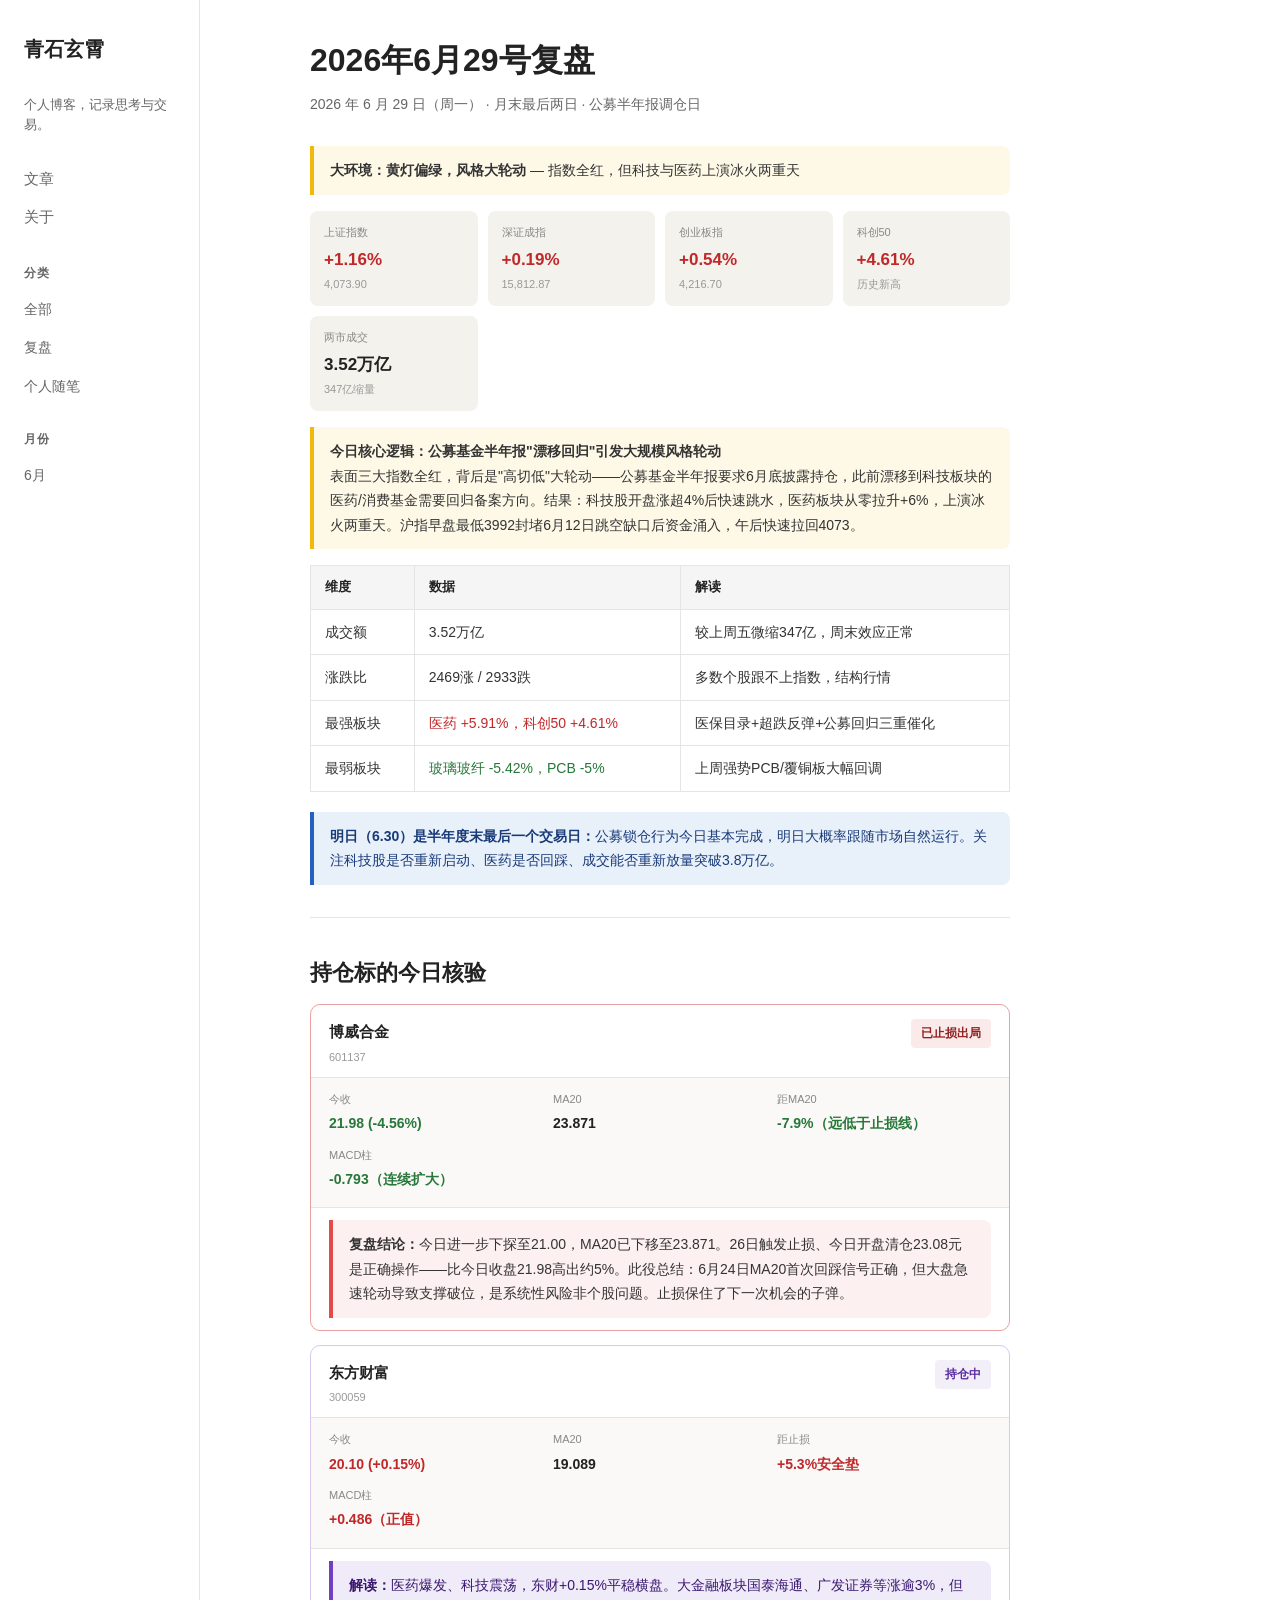
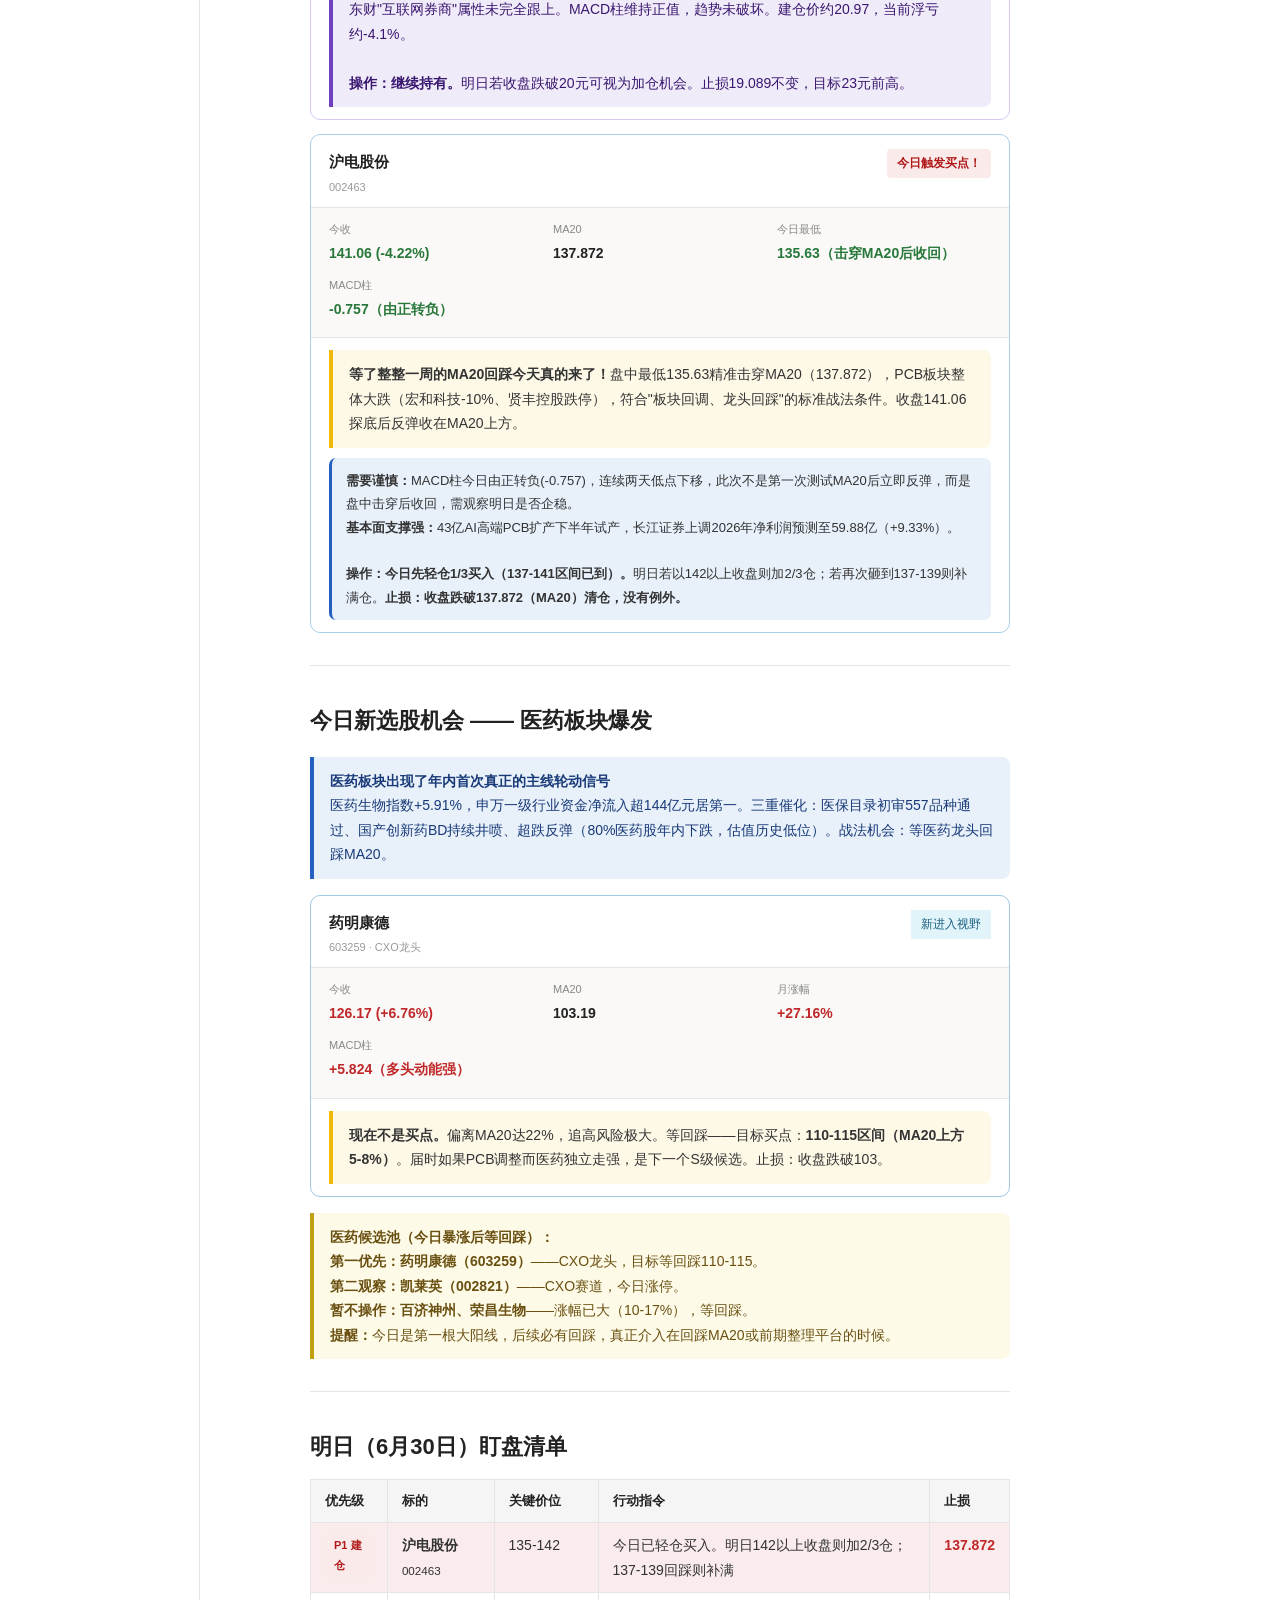
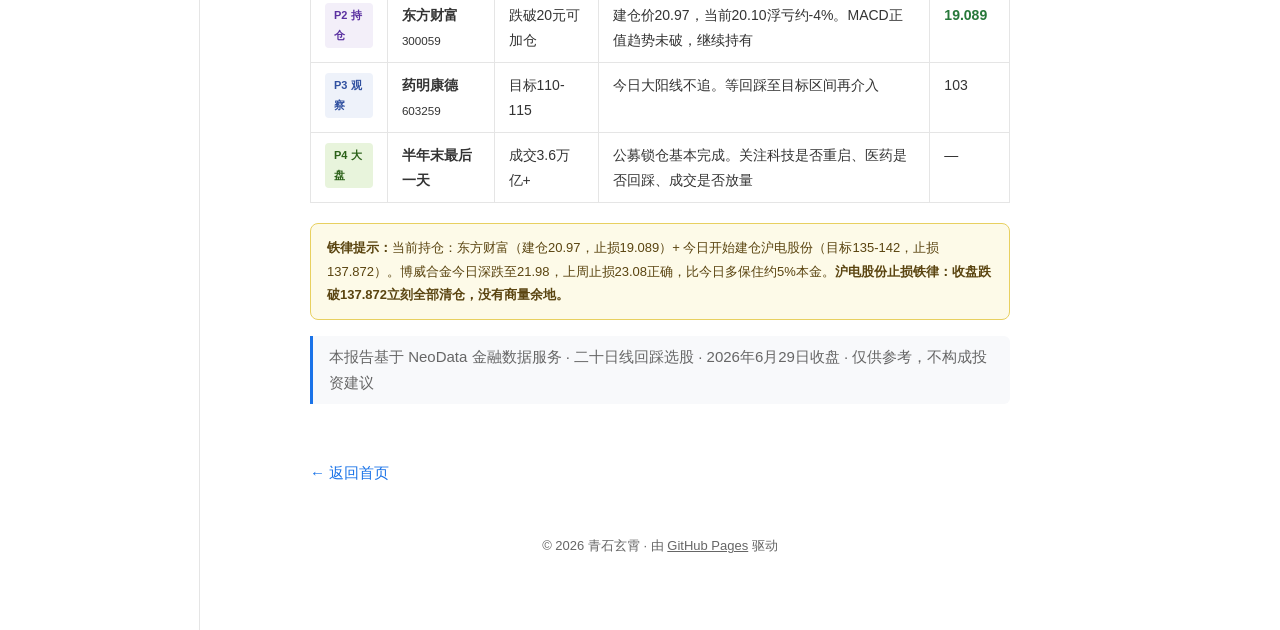
<file: posts/fupan-0629.html>
<!DOCTYPE html>
<html lang="zh-CN">
<head>
  <meta charset="UTF-8">
  <meta name="viewport" content="width=device-width, initial-scale=1.0">
  <title>2026年6月29号复盘 — 青石玄霄</title>
  <link rel="stylesheet" href="../style.css">
</head>
<body>

<aside class="sidebar">
  <a class="site-title" href="../">青石玄霄</a>
  <p class="site-desc">个人博客，记录思考与交易。</p>
  <div class="sidebar-nav">
    <a href="../">文章</a>
    <a href="../about.html">关于</a>
  </div>
  <div class="sidebar-cats">
    <span class="cat-label">分类</span>
    <a href="../">全部</a>
    <a href="../?tag=复盘">复盘</a>
    <a href="../?tag=个人随笔">个人随笔</a>
  </div>
  <div class="sidebar-cats">
    <span class="cat-label">月份</span>
    <a href="../?month=6">6月</a>
  </div>
</aside>

<main class="main">
  <article class="article">
    <h1>2026年6月29号复盘</h1>
    <div class="meta">2026 年 6 月 29 日（周一） &middot; 月末最后两日 &middot; 公募半年报调仓日</div>

    <div class="content">

      <div class="callout">
        <strong>大环境：黄灯偏绿，风格大轮动</strong> — 指数全红，但科技与医药上演冰火两重天
      </div>

      <div class="metrics-grid">
        <div class="metric"><div class="mlabel">上证指数</div><div class="mval red">+1.16%</div><div style="font-size:11px;color:#999">4,073.90</div></div>
        <div class="metric"><div class="mlabel">深证成指</div><div class="mval red">+0.19%</div><div style="font-size:11px;color:#999">15,812.87</div></div>
        <div class="metric"><div class="mlabel">创业板指</div><div class="mval red">+0.54%</div><div style="font-size:11px;color:#999">4,216.70</div></div>
        <div class="metric"><div class="mlabel">科创50</div><div class="mval red">+4.61%</div><div style="font-size:11px;color:#999">历史新高</div></div>
        <div class="metric"><div class="mlabel">两市成交</div><div class="mval">3.52万亿</div><div style="font-size:11px;color:#999">347亿缩量</div></div>
      </div>

      <div class="callout">
        <strong>今日核心逻辑：公募基金半年报"漂移回归"引发大规模风格轮动</strong><br>
        表面三大指数全红，背后是"高切低"大轮动——公募基金半年报要求6月底披露持仓，此前漂移到科技板块的医药/消费基金需要回归备案方向。结果：科技股开盘涨超4%后快速跳水，医药板块从零拉升+6%，上演冰火两重天。沪指早盘最低3992封堵6月12日跳空缺口后资金涌入，午后快速拉回4073。
      </div>

      <table>
        <thead><tr><th>维度</th><th>数据</th><th>解读</th></tr></thead>
        <tbody>
          <tr><td>成交额</td><td>3.52万亿</td><td>较上周五微缩347亿，周末效应正常</td></tr>
          <tr><td>涨跌比</td><td>2469涨 / 2933跌</td><td>多数个股跟不上指数，结构行情</td></tr>
          <tr><td>最强板块</td><td class="red">医药 +5.91%，科创50 +4.61%</td><td>医保目录+超跌反弹+公募回归三重催化</td></tr>
          <tr><td>最弱板块</td><td class="green">玻璃玻纤 -5.42%，PCB -5%</td><td>上周强势PCB/覆铜板大幅回调</td></tr>
        </tbody>
      </table>

      <div class="callout callout-blue">
        <strong>明日（6.30）是半年度末最后一个交易日：</strong>公募锁仓行为今日基本完成，明日大概率跟随市场自然运行。关注科技股是否重新启动、医药是否回踩、成交能否重新放量突破3.8万亿。
      </div>

      <hr>

      <h2>持仓标的今日核验</h2>

      <div class="stock-card-rpt" style="border-color:#e8a0a0">
        <div class="sc-head"><div><h4>博威合金</h4><div class="code">601137</div></div><span class="tag-stop" style="font-size:12px;padding:4px 10px;">已止损出局</span></div>
        <div class="sc-body">
          <div class="sc-item"><label>今收</label><div class="val green">21.98 (-4.56%)</div></div>
          <div class="sc-item"><label>MA20</label><div class="val">23.871</div></div>
          <div class="sc-item"><label>距MA20</label><div class="val green">-7.9%（远低于止损线）</div></div>
          <div class="sc-item"><label>MACD柱</label><div class="val green">-0.793（连续扩大）</div></div>
        </div>
        <div class="sc-foot">
          <div class="callout callout-danger" style="margin:0">
            <strong>复盘结论：</strong>今日进一步下探至21.00，MA20已下移至23.871。26日触发止损、今日开盘清仓23.08元是正确操作——比今日收盘21.98高出约5%。此役总结：6月24日MA20首次回踩信号正确，但大盘急速轮动导致支撑破位，是系统性风险非个股问题。止损保住了下一次机会的子弹。
          </div>
        </div>
      </div>

      <div class="stock-card-rpt" style="border-color:#d8c8f0">
        <div class="sc-head"><div><h4>东方财富</h4><div class="code">300059</div></div><span class="tag-hold" style="font-size:12px;padding:4px 10px;">持仓中</span></div>
        <div class="sc-body">
          <div class="sc-item"><label>今收</label><div class="val red">20.10 (+0.15%)</div></div>
          <div class="sc-item"><label>MA20</label><div class="val">19.089</div></div>
          <div class="sc-item"><label>距止损</label><div class="val red">+5.3%安全垫</div></div>
          <div class="sc-item"><label>MACD柱</label><div class="val red">+0.486（正值）</div></div>
        </div>
        <div class="sc-foot">
          <div class="callout callout-purple" style="margin:0">
            <strong>解读：</strong>医药爆发、科技震荡，东财+0.15%平稳横盘。大金融板块国泰海通、广发证券等涨逾3%，但东财"互联网券商"属性未完全跟上。MACD柱维持正值，趋势未破坏。建仓价约20.97，当前浮亏约-4.1%。<br><br>
            <strong>操作：继续持有。</strong>明日若收盘跌破20元可视为加仓机会。止损19.089不变，目标23元前高。
          </div>
        </div>
      </div>

      <div class="stock-card-rpt" style="border-color:#a8d0e8">
        <div class="sc-head"><div><h4>沪电股份</h4><div class="code">002463</div></div><span class="tag-s" style="font-size:12px;padding:4px 10px;">今日触发买点！</span></div>
        <div class="sc-body">
          <div class="sc-item"><label>今收</label><div class="val green">141.06 (-4.22%)</div></div>
          <div class="sc-item"><label>MA20</label><div class="val">137.872</div></div>
          <div class="sc-item"><label>今日最低</label><div class="val green">135.63（击穿MA20后收回）</div></div>
          <div class="sc-item"><label>MACD柱</label><div class="val green">-0.757（由正转负）</div></div>
        </div>
        <div class="sc-foot">
          <div class="callout" style="margin:0 0 10px 0">
            <strong>等了整整一周的MA20回踩今天真的来了！</strong>盘中最低135.63精准击穿MA20（137.872），PCB板块整体大跌（宏和科技-10%、贤丰控股跌停），符合"板块回调、龙头回踩"的标准战法条件。收盘141.06探底后反弹收在MA20上方。
          </div>
          <div class="ops-box" style="border-left:3px solid #2560c0;background:#e8f0fa;">
            <strong>需要谨慎：</strong>MACD柱今日由正转负(-0.757)，连续两天低点下移，此次不是第一次测试MA20后立即反弹，而是盘中击穿后收回，需观察明日是否企稳。<br>
            <strong>基本面支撑强：</strong>43亿AI高端PCB扩产下半年试产，长江证券上调2026年净利润预测至59.88亿（+9.33%）。<br><br>
            <strong>操作：今日先轻仓1/3买入（137-141区间已到）。</strong>明日若以142以上收盘则加2/3仓；若再次砸到137-139则补满仓。<strong>止损：收盘跌破137.872（MA20）清仓，没有例外。</strong>
          </div>
        </div>
      </div>

      <hr>

      <h2>今日新选股机会 —— 医药板块爆发</h2>

      <div class="callout callout-blue">
        <strong>医药板块出现了年内首次真正的主线轮动信号</strong><br>
        医药生物指数+5.91%，申万一级行业资金净流入超144亿元居第一。三重催化：医保目录初审557品种通过、国产创新药BD持续井喷、超跌反弹（80%医药股年内下跌，估值历史低位）。战法机会：等医药龙头回踩MA20。
      </div>

      <div class="stock-card-rpt" style="border-color:#a0c8e0">
        <div class="sc-head"><div><h4>药明康德</h4><div class="code">603259 · CXO龙头</div></div><span class="tag-new" style="font-size:12px;padding:4px 10px;background:#e0f4fa;color:#1a6080;">新进入视野</span></div>
        <div class="sc-body">
          <div class="sc-item"><label>今收</label><div class="val red">126.17 (+6.76%)</div></div>
          <div class="sc-item"><label>MA20</label><div class="val">103.19</div></div>
          <div class="sc-item"><label>月涨幅</label><div class="val red">+27.16%</div></div>
          <div class="sc-item"><label>MACD柱</label><div class="val red">+5.824（多头动能强）</div></div>
        </div>
        <div class="sc-foot">
          <div class="callout" style="margin:0">
            <strong>现在不是买点。</strong>偏离MA20达22%，追高风险极大。等回踩——目标买点：<strong>110-115区间（MA20上方5-8%）</strong>。届时如果PCB调整而医药独立走强，是下一个S级候选。止损：收盘跌破103。
          </div>
        </div>
      </div>

      <div class="callout callout-yellow">
        <strong>医药候选池（今日暴涨后等回踩）：</strong><br>
        <strong>第一优先：药明康德（603259）</strong>——CXO龙头，目标等回踩110-115。<br>
        <strong>第二观察：凯莱英（002821）</strong>——CXO赛道，今日涨停。<br>
        <strong>暂不操作：百济神州、荣昌生物</strong>——涨幅已大（10-17%），等回踩。<br>
        <strong>提醒：</strong>今日是第一根大阳线，后续必有回踩，真正介入在回踩MA20或前期整理平台的时候。
      </div>

      <hr>

      <h2>明日（6月30日）盯盘清单</h2>

      <table>
        <thead><tr><th>优先级</th><th>标的</th><th>关键价位</th><th>行动指令</th><th>止损</th></tr></thead>
        <tbody>
          <tr style="background:#faecec">
            <td><span class="tag-s">P1 建仓</span></td>
            <td><strong>沪电股份</strong><br><small>002463</small></td>
            <td>135-142</td>
            <td>今日已轻仓买入。明日142以上收盘则加2/3仓；137-139回踩则补满</td>
            <td><strong class="red">137.872</strong></td>
          </tr>
          <tr>
            <td><span class="tag-hold">P2 持仓</span></td>
            <td><strong>东方财富</strong><br><small>300059</small></td>
            <td>跌破20元可加仓</td>
            <td>建仓价20.97，当前20.10浮亏约-4%。MACD正值趋势未破，继续持有</td>
            <td><strong class="green">19.089</strong></td>
          </tr>
          <tr>
            <td><span class="tag-wait">P3 观察</span></td>
            <td><strong>药明康德</strong><br><small>603259</small></td>
            <td>目标110-115</td>
            <td>今日大阳线不追。等回踩至目标区间再介入</td>
            <td>103</td>
          </tr>
          <tr>
            <td><span class="tag-ok">P4 大盘</span></td>
            <td><strong>半年末最后一天</strong></td>
            <td>成交3.6万亿+</td>
            <td>公募锁仓基本完成。关注科技是否重启、医药是否回踩、成交是否放量</td>
            <td>—</td>
          </tr>
        </tbody>
      </table>

      <div class="warn-box">
        <strong>铁律提示：</strong>当前持仓：东方财富（建仓20.97，止损19.089）+ 今日开始建仓沪电股份（目标135-142，止损137.872）。博威合金今日深跌至21.98，上周止损23.08正确，比今日多保住约5%本金。<strong>沪电股份止损铁律：收盘跌破137.872立刻全部清仓，没有商量余地。</strong>
      </div>

      <blockquote>本报告基于 NeoData 金融数据服务 &middot; 二十日线回踩选股 &middot; 2026年6月29日收盘 &middot; 仅供参考，不构成投资建议</blockquote>

    </div>

    <a class="back-link" href="../">← 返回首页</a>
  </article>

  <footer>
    <p>&copy; 2026 青石玄霄 &middot; 由 <a href="https://pages.github.com">GitHub Pages</a> 驱动</p>
  </footer>
</main>

</body>
</html>
</file>
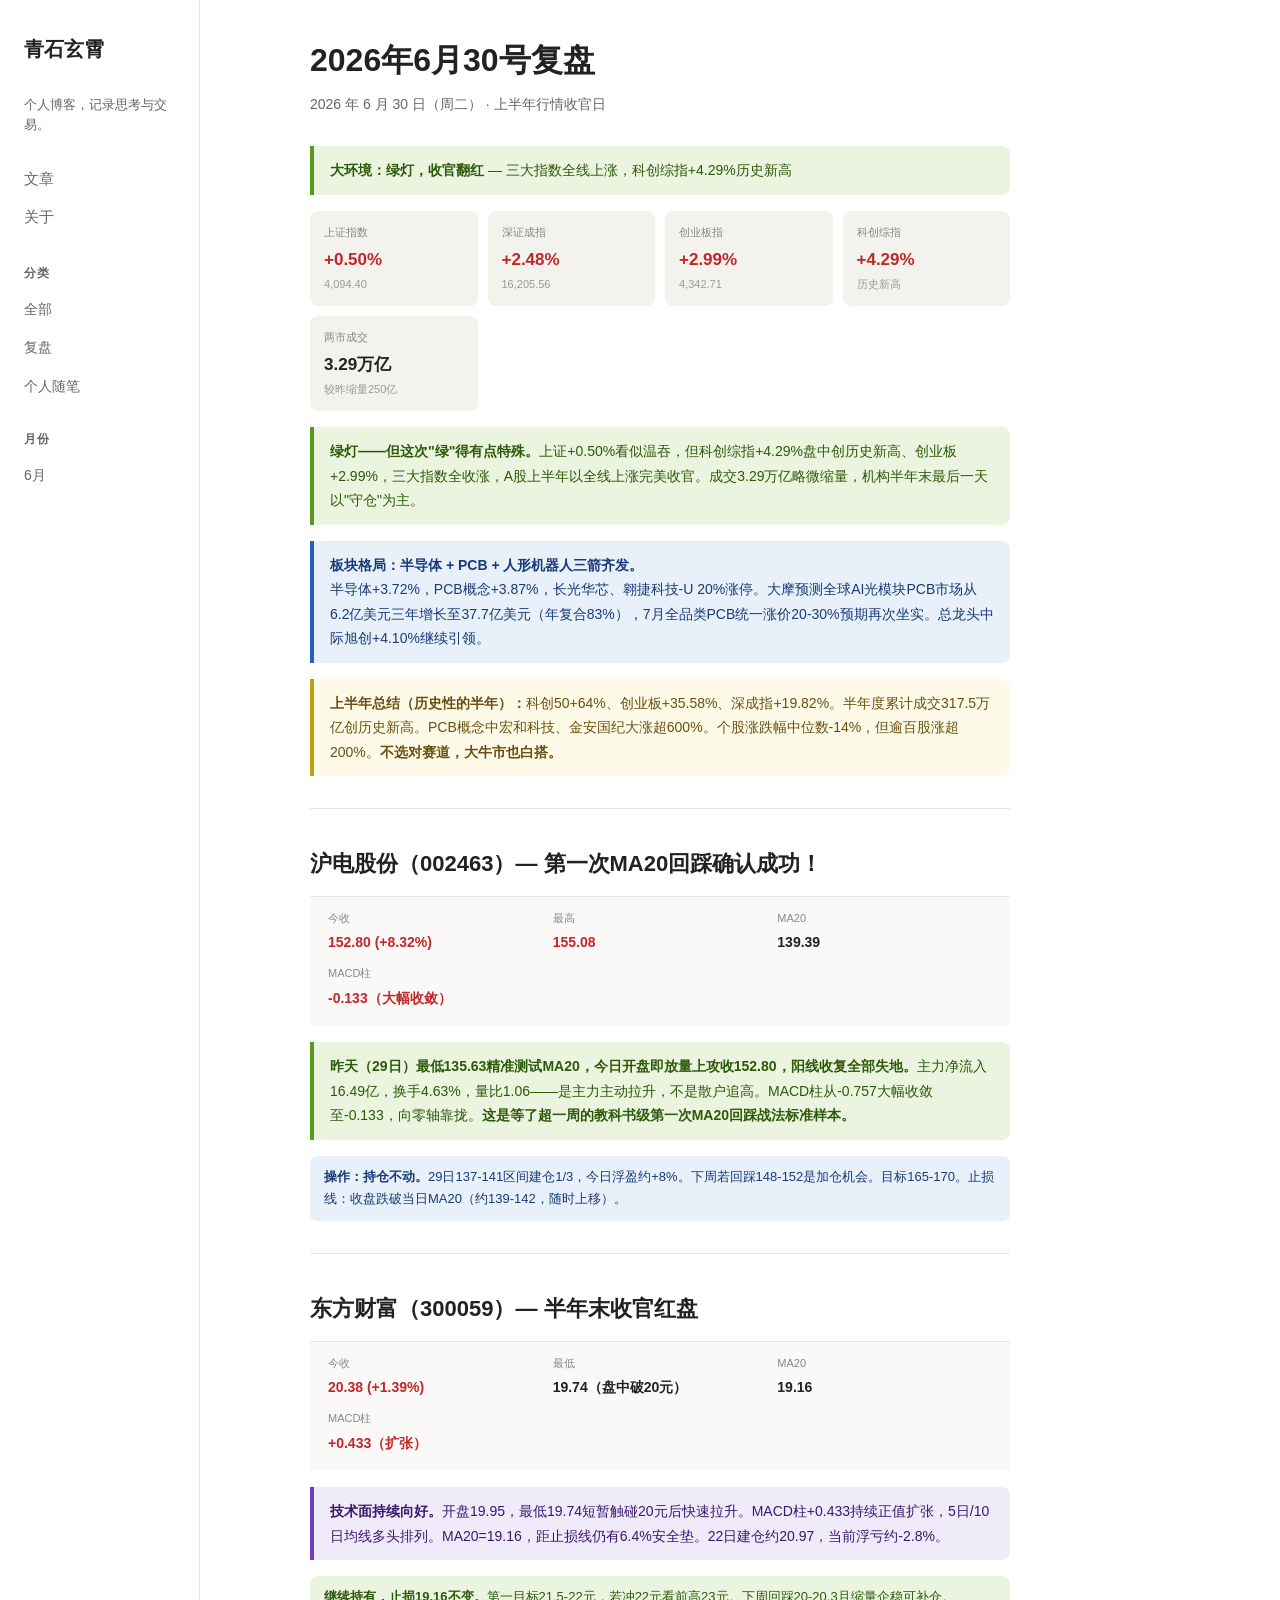
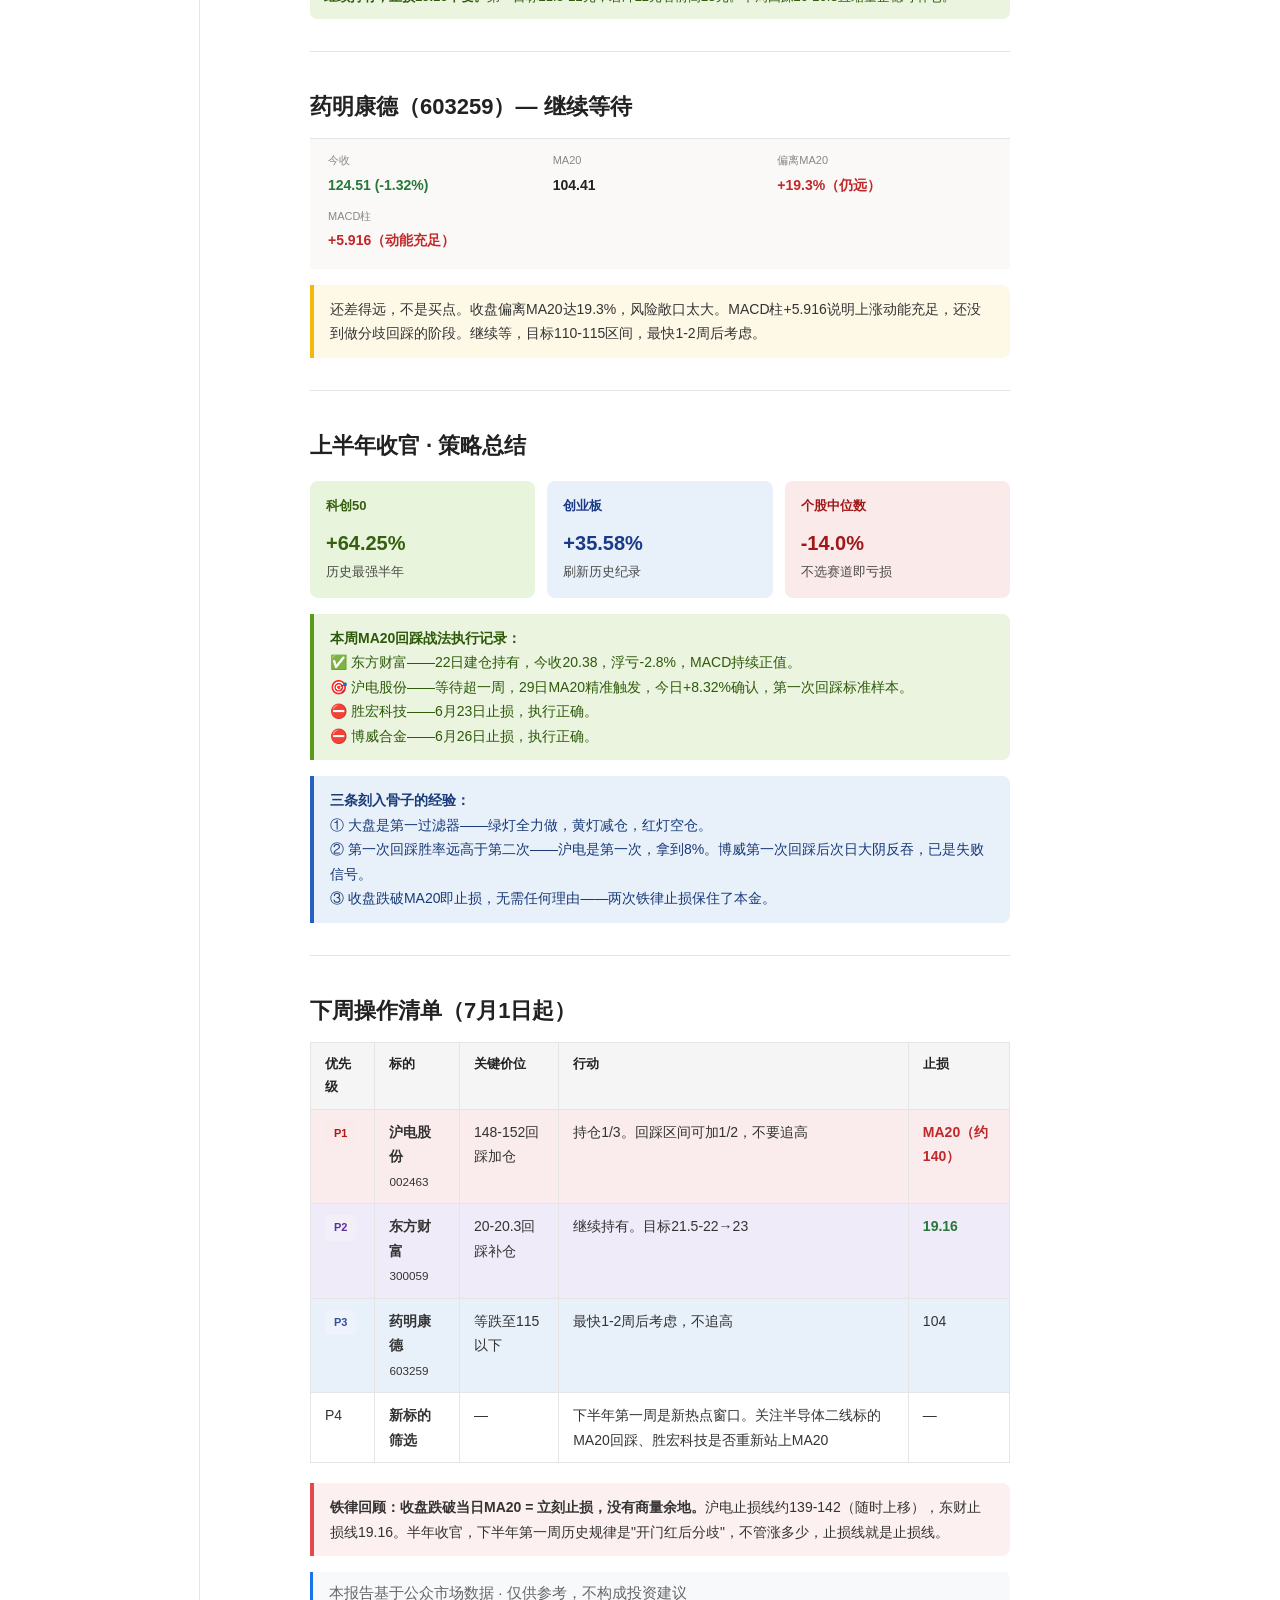
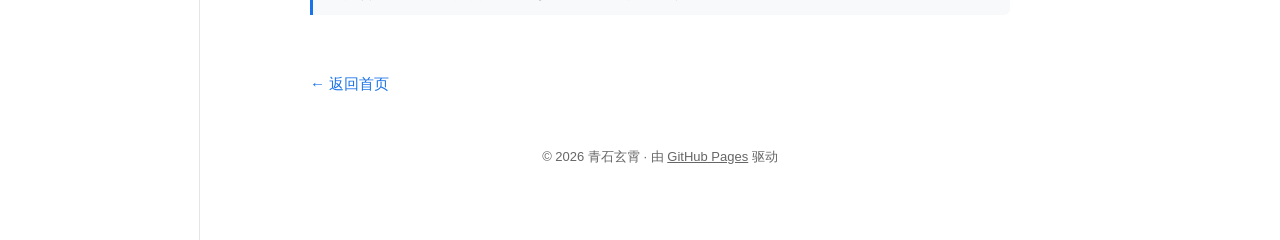
<file: posts/fupan-0630.html>
<!DOCTYPE html>
<html lang="zh-CN">
<head>
  <meta charset="UTF-8">
  <meta name="viewport" content="width=device-width, initial-scale=1.0">
  <title>2026年6月30号复盘 — 青石玄霄</title>
  <link rel="stylesheet" href="../style.css">
</head>
<body>

<aside class="sidebar">
  <a class="site-title" href="../">青石玄霄</a>
  <p class="site-desc">个人博客，记录思考与交易。</p>
  <div class="sidebar-nav">
    <a href="../">文章</a>
    <a href="../about.html">关于</a>
  </div>
  <div class="sidebar-cats">
    <span class="cat-label">分类</span>
    <a href="../">全部</a>
    <a href="../?tag=复盘">复盘</a>
    <a href="../?tag=个人随笔">个人随笔</a>
  </div>
  <div class="sidebar-cats">
    <span class="cat-label">月份</span>
    <a href="../?month=6">6月</a>
  </div>
</aside>

<main class="main">
  <article class="article">
    <h1>2026年6月30号复盘</h1>
    <div class="meta">2026 年 6 月 30 日（周二） &middot; 上半年行情收官日</div>

    <div class="content">

      <div class="callout callout-green">
        <strong>大环境：绿灯，收官翻红</strong> — 三大指数全线上涨，科创综指+4.29%历史新高
      </div>

      <div class="metrics-grid">
        <div class="metric"><div class="mlabel">上证指数</div><div class="mval red">+0.50%</div><div style="font-size:11px;color:#999">4,094.40</div></div>
        <div class="metric"><div class="mlabel">深证成指</div><div class="mval red">+2.48%</div><div style="font-size:11px;color:#999">16,205.56</div></div>
        <div class="metric"><div class="mlabel">创业板指</div><div class="mval red">+2.99%</div><div style="font-size:11px;color:#999">4,342.71</div></div>
        <div class="metric"><div class="mlabel">科创综指</div><div class="mval red">+4.29%</div><div style="font-size:11px;color:#999">历史新高</div></div>
        <div class="metric"><div class="mlabel">两市成交</div><div class="mval">3.29万亿</div><div style="font-size:11px;color:#999">较昨缩量250亿</div></div>
      </div>

      <div class="callout callout-green">
        <strong>绿灯——但这次"绿"得有点特殊。</strong>上证+0.50%看似温吞，但科创综指+4.29%盘中创历史新高、创业板+2.99%，三大指数全收涨，A股上半年以全线上涨完美收官。成交3.29万亿略微缩量，机构半年末最后一天以"守仓"为主。
      </div>

      <div class="callout callout-blue">
        <strong>板块格局：半导体 + PCB + 人形机器人三箭齐发。</strong><br>
        半导体+3.72%，PCB概念+3.87%，长光华芯、翱捷科技-U 20%涨停。大摩预测全球AI光模块PCB市场从6.2亿美元三年增长至37.7亿美元（年复合83%），7月全品类PCB统一涨价20-30%预期再次坐实。总龙头中际旭创+4.10%继续引领。
      </div>

      <div class="callout callout-yellow">
        <strong>上半年总结（历史性的半年）：</strong>科创50+64%、创业板+35.58%、深成指+19.82%。半年度累计成交317.5万亿创历史新高。PCB概念中宏和科技、金安国纪大涨超600%。个股涨跌幅中位数-14%，但逾百股涨超200%。<strong>不选对赛道，大牛市也白搭。</strong>
      </div>

      <hr>

      <h2>沪电股份（002463）— 第一次MA20回踩确认成功！</h2>

      <div class="sc-body">
        <div class="sc-item"><label>今收</label><div class="val red">152.80 (+8.32%)</div></div>
        <div class="sc-item"><label>最高</label><div class="val red">155.08</div></div>
        <div class="sc-item"><label>MA20</label><div class="val">139.39</div></div>
        <div class="sc-item"><label>MACD柱</label><div class="val red">-0.133（大幅收敛）</div></div>
      </div>

      <div class="callout callout-green">
        <strong>昨天（29日）最低135.63精准测试MA20，今日开盘即放量上攻收152.80，阳线收复全部失地。</strong>主力净流入16.49亿，换手4.63%，量比1.06——是主力主动拉升，不是散户追高。MACD柱从-0.757大幅收敛至-0.133，向零轴靠拢。<strong>这是等了超一周的教科书级第一次MA20回踩战法标准样本。</strong>
      </div>

      <div class="verdict verdict-buy">
        <strong>操作：持仓不动。</strong>29日137-141区间建仓1/3，今日浮盈约+8%。下周若回踩148-152是加仓机会。目标165-170。止损线：收盘跌破当日MA20（约139-142，随时上移）。
      </div>

      <hr>

      <h2>东方财富（300059）— 半年末收官红盘</h2>

      <div class="sc-body">
        <div class="sc-item"><label>今收</label><div class="val red">20.38 (+1.39%)</div></div>
        <div class="sc-item"><label>最低</label><div class="val">19.74（盘中破20元）</div></div>
        <div class="sc-item"><label>MA20</label><div class="val">19.16</div></div>
        <div class="sc-item"><label>MACD柱</label><div class="val red">+0.433（扩张）</div></div>
      </div>

      <div class="callout callout-purple">
        <strong>技术面持续向好。</strong>开盘19.95，最低19.74短暂触碰20元后快速拉升。MACD柱+0.433持续正值扩张，5日/10日均线多头排列。MA20=19.16，距止损线仍有6.4%安全垫。22日建仓约20.97，当前浮亏约-2.8%。
      </div>

      <div class="verdict verdict-hold">
        <strong>继续持有，止损19.16不变。</strong>第一目标21.5-22元，若冲22元看前高23元。下周回踩20-20.3且缩量企稳可补仓。
      </div>

      <hr>

      <h2>药明康德（603259）— 继续等待</h2>

      <div class="sc-body">
        <div class="sc-item"><label>今收</label><div class="val green">124.51 (-1.32%)</div></div>
        <div class="sc-item"><label>MA20</label><div class="val">104.41</div></div>
        <div class="sc-item"><label>偏离MA20</label><div class="val red">+19.3%（仍远）</div></div>
        <div class="sc-item"><label>MACD柱</label><div class="val red">+5.916（动能充足）</div></div>
      </div>

      <div class="callout">
        还差得远，不是买点。收盘偏离MA20达19.3%，风险敞口太大。MACD柱+5.916说明上涨动能充足，还没到做分歧回踩的阶段。继续等，目标110-115区间，最快1-2周后考虑。
      </div>

      <hr>

      <h2>上半年收官 · 策略总结</h2>

      <div class="summary-grid">
        <div class="sum-card" style="background:#e8f4dc"><h4 style="color:#366010">科创50</h4><p><strong style="font-size:20px;color:#366010">+64.25%</strong><br>历史最强半年</p></div>
        <div class="sum-card" style="background:#e8f0fa"><h4 style="color:#1a3a88">创业板</h4><p><strong style="font-size:20px;color:#1a3a88">+35.58%</strong><br>刷新历史纪录</p></div>
        <div class="sum-card sum-s"><h4 style="color:#a01818">个股中位数</h4><p><strong style="font-size:20px;color:#a01818">-14.0%</strong><br>不选赛道即亏损</p></div>
      </div>

      <div class="callout callout-green">
        <strong>本周MA20回踩战法执行记录：</strong><br>
        ✅ 东方财富——22日建仓持有，今收20.38，浮亏-2.8%，MACD持续正值。<br>
        🎯 沪电股份——等待超一周，29日MA20精准触发，今日+8.32%确认，第一次回踩标准样本。<br>
        ⛔ 胜宏科技——6月23日止损，执行正确。<br>
        ⛔ 博威合金——6月26日止损，执行正确。
      </div>

      <div class="callout callout-blue">
        <strong>三条刻入骨子的经验：</strong><br>
        ① 大盘是第一过滤器——绿灯全力做，黄灯减仓，红灯空仓。<br>
        ② 第一次回踩胜率远高于第二次——沪电是第一次，拿到8%。博威第一次回踩后次日大阴反吞，已是失败信号。<br>
        ③ 收盘跌破MA20即止损，无需任何理由——两次铁律止损保住了本金。
      </div>

      <hr>

      <h2>下周操作清单（7月1日起）</h2>

      <table>
        <thead><tr><th>优先级</th><th>标的</th><th>关键价位</th><th>行动</th><th>止损</th></tr></thead>
        <tbody>
          <tr style="background:#faecec"><td><span class="tag-s">P1</span></td><td><strong>沪电股份</strong><br><small>002463</small></td><td>148-152回踩加仓</td><td>持仓1/3。回踩区间可加1/2，不要追高</td><td><strong class="red">MA20（约140）</strong></td></tr>
          <tr style="background:#f0ebf9"><td><span class="tag-hold">P2</span></td><td><strong>东方财富</strong><br><small>300059</small></td><td>20-20.3回踩补仓</td><td>继续持有。目标21.5-22→23</td><td><strong class="green">19.16</strong></td></tr>
          <tr style="background:#e8f0fa"><td><span class="tag-wait">P3</span></td><td><strong>药明康德</strong><br><small>603259</small></td><td>等跌至115以下</td><td>最快1-2周后考虑，不追高</td><td>104</td></tr>
          <tr><td>P4</td><td><strong>新标的筛选</strong></td><td>—</td><td>下半年第一周是新热点窗口。关注半导体二线标的MA20回踩、胜宏科技是否重新站上MA20</td><td>—</td></tr>
        </tbody>
      </table>

      <div class="callout callout-danger">
        <strong>铁律回顾：收盘跌破当日MA20 = 立刻止损，没有商量余地。</strong>沪电止损线约139-142（随时上移），东财止损线19.16。半年收官，下半年第一周历史规律是"开门红后分歧"，不管涨多少，止损线就是止损线。
      </div>

      <blockquote>本报告基于公众市场数据 &middot; 仅供参考，不构成投资建议</blockquote>

    </div>

    <a class="back-link" href="../">← 返回首页</a>
  </article>

  <footer>
    <p>&copy; 2026 青石玄霄 &middot; 由 <a href="https://pages.github.com">GitHub Pages</a> 驱动</p>
  </footer>
</main>

</body>
</html>
</file>
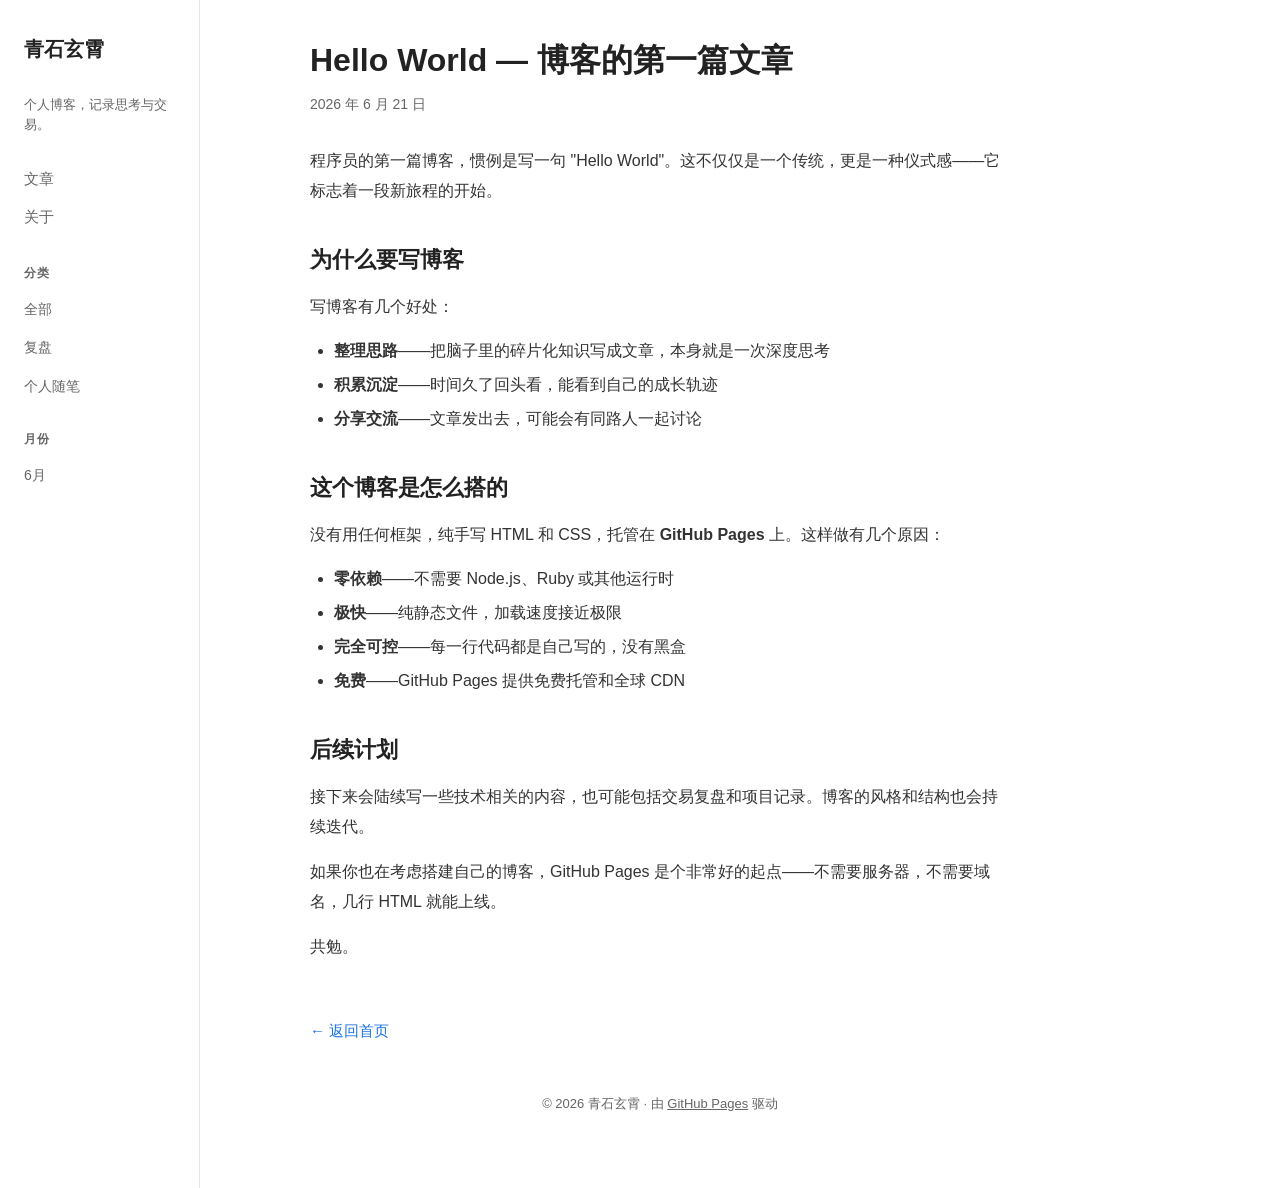
<file: posts/hello-world.html>
<!DOCTYPE html>
<html lang="zh-CN">
<head>
  <meta charset="UTF-8">
  <meta name="viewport" content="width=device-width, initial-scale=1.0">
  <title>Hello World — 青石玄霄</title>
  <link rel="stylesheet" href="../style.css">
</head>
<body>

<aside class="sidebar">
  <a class="site-title" href="../">青石玄霄</a>
  <p class="site-desc">个人博客，记录思考与交易。</p>

  <div class="sidebar-nav">
    <a href="../">文章</a>
    <a href="../about.html">关于</a>
  </div>

  <div class="sidebar-cats">
    <span class="cat-label">分类</span>
    <a href="../">全部</a>
    <a href="../?tag=复盘">复盘</a>
    <a href="../?tag=个人随笔">个人随笔</a>
  </div>
  <div class="sidebar-cats">
    <span class="cat-label">月份</span>
    <a href="../?month=6">6月</a>
  </div>
</aside>

<main class="main">
  <article class="article">
    <h1>Hello World — 博客的第一篇文章</h1>
    <div class="meta">2026 年 6 月 21 日</div>

    <div class="content">
      <p>程序员的第一篇博客，惯例是写一句 "Hello World"。这不仅仅是一个传统，更是一种仪式感——它标志着一段新旅程的开始。</p>

      <h2>为什么要写博客</h2>
      <p>写博客有几个好处：</p>
      <ul>
        <li><strong>整理思路</strong>——把脑子里的碎片化知识写成文章，本身就是一次深度思考</li>
        <li><strong>积累沉淀</strong>——时间久了回头看，能看到自己的成长轨迹</li>
        <li><strong>分享交流</strong>——文章发出去，可能会有同路人一起讨论</li>
      </ul>

      <h2>这个博客是怎么搭的</h2>
      <p>没有用任何框架，纯手写 HTML 和 CSS，托管在 <strong>GitHub Pages</strong> 上。这样做有几个原因：</p>
      <ul>
        <li><strong>零依赖</strong>——不需要 Node.js、Ruby 或其他运行时</li>
        <li><strong>极快</strong>——纯静态文件，加载速度接近极限</li>
        <li><strong>完全可控</strong>——每一行代码都是自己写的，没有黑盒</li>
        <li><strong>免费</strong>——GitHub Pages 提供免费托管和全球 CDN</li>
      </ul>

      <h2>后续计划</h2>
      <p>接下来会陆续写一些技术相关的内容，也可能包括交易复盘和项目记录。博客的风格和结构也会持续迭代。</p>
      <p>如果你也在考虑搭建自己的博客，GitHub Pages 是个非常好的起点——不需要服务器，不需要域名，几行 HTML 就能上线。</p>

      <p>共勉。</p>
    </div>

    <a class="back-link" href="../">← 返回首页</a>
  </article>

  <footer>
    <p>&copy; 2026 青石玄霄 &middot; 由 <a href="https://pages.github.com">GitHub Pages</a> 驱动</p>
  </footer>
</main>

</body>
</html>
</file>
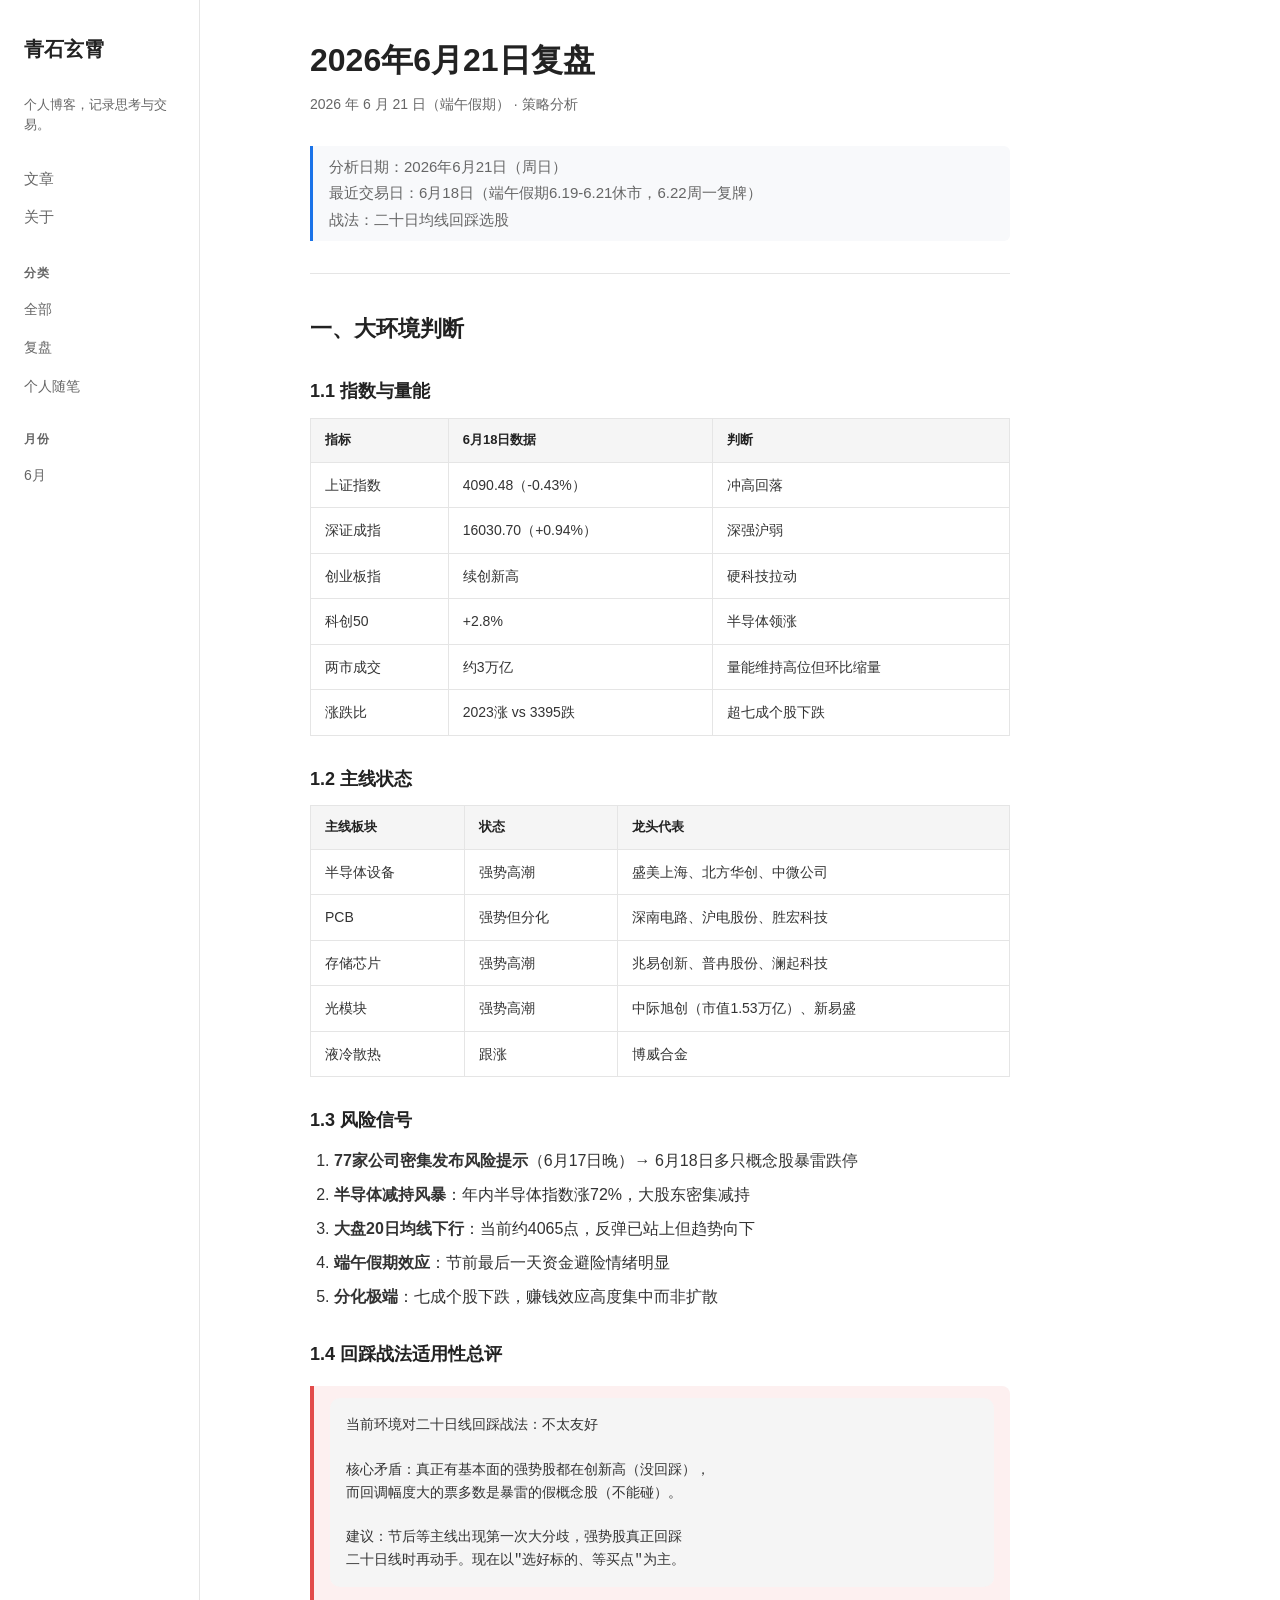
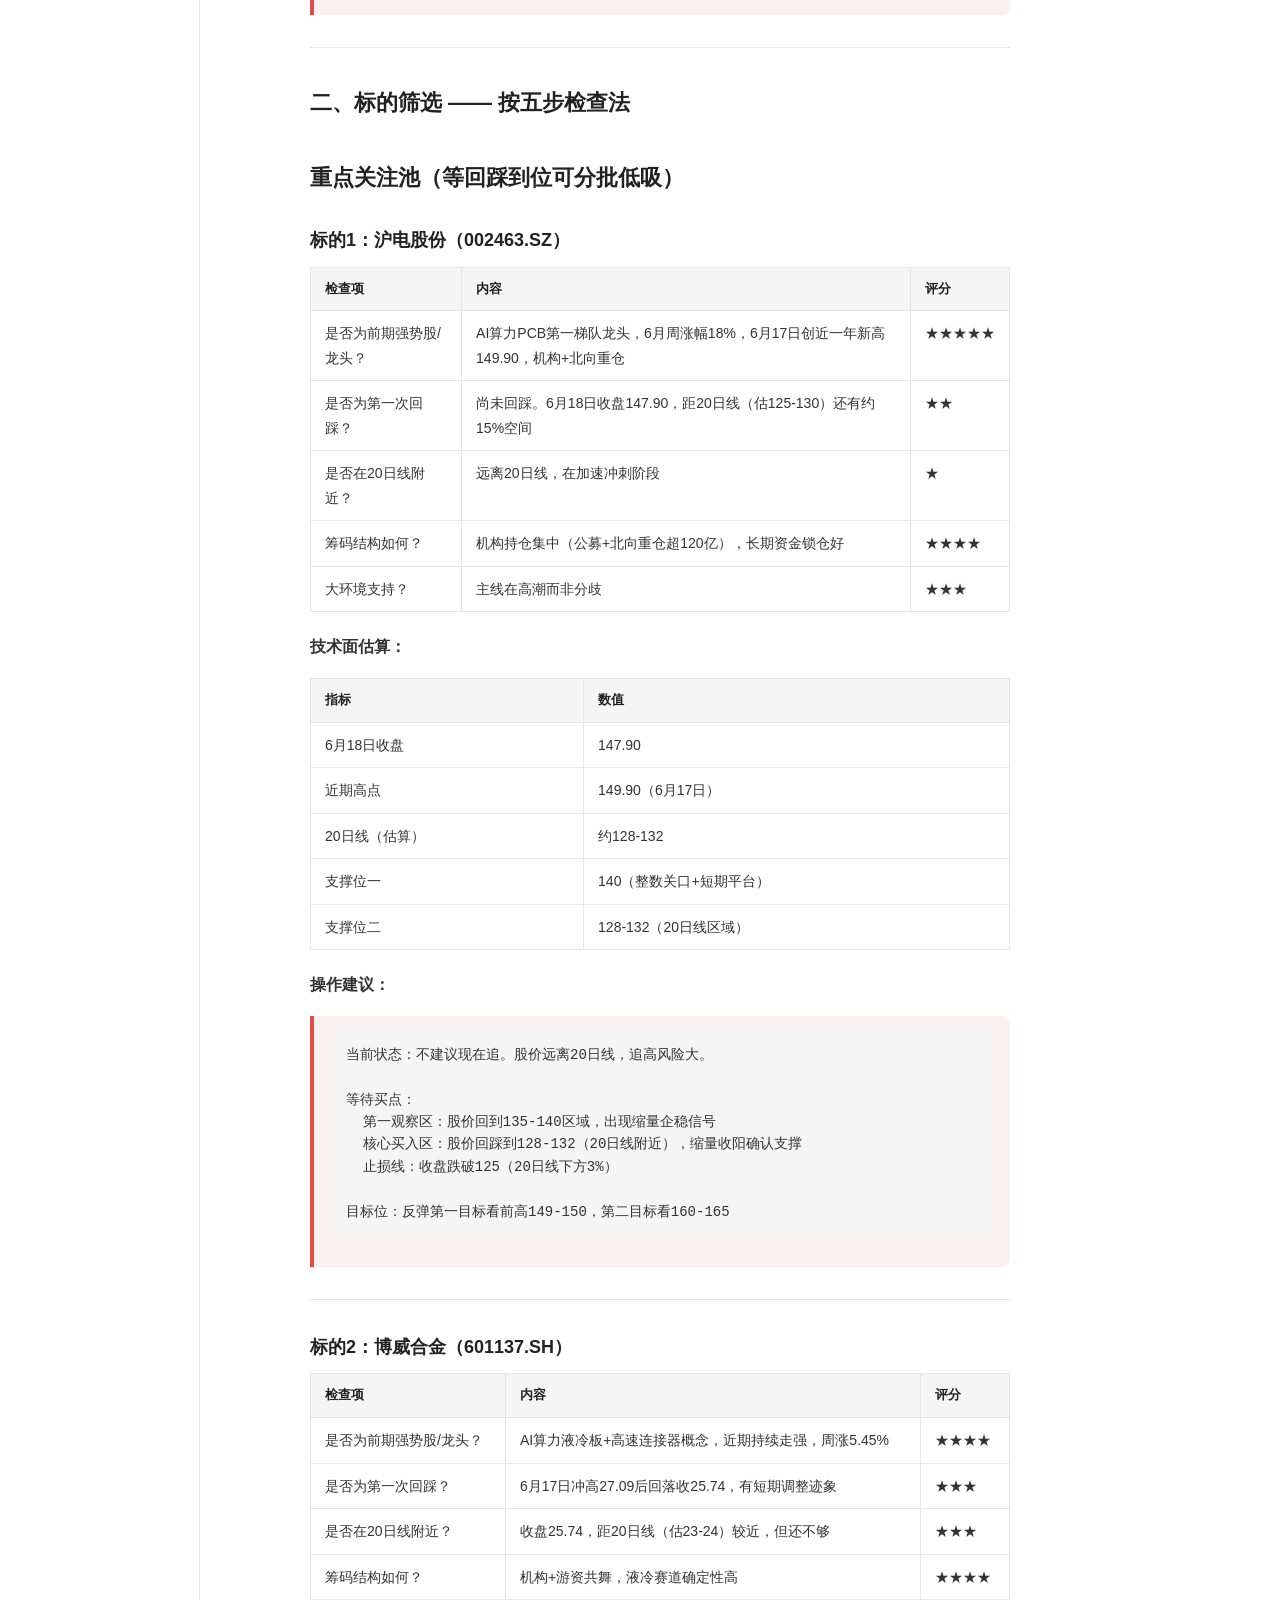
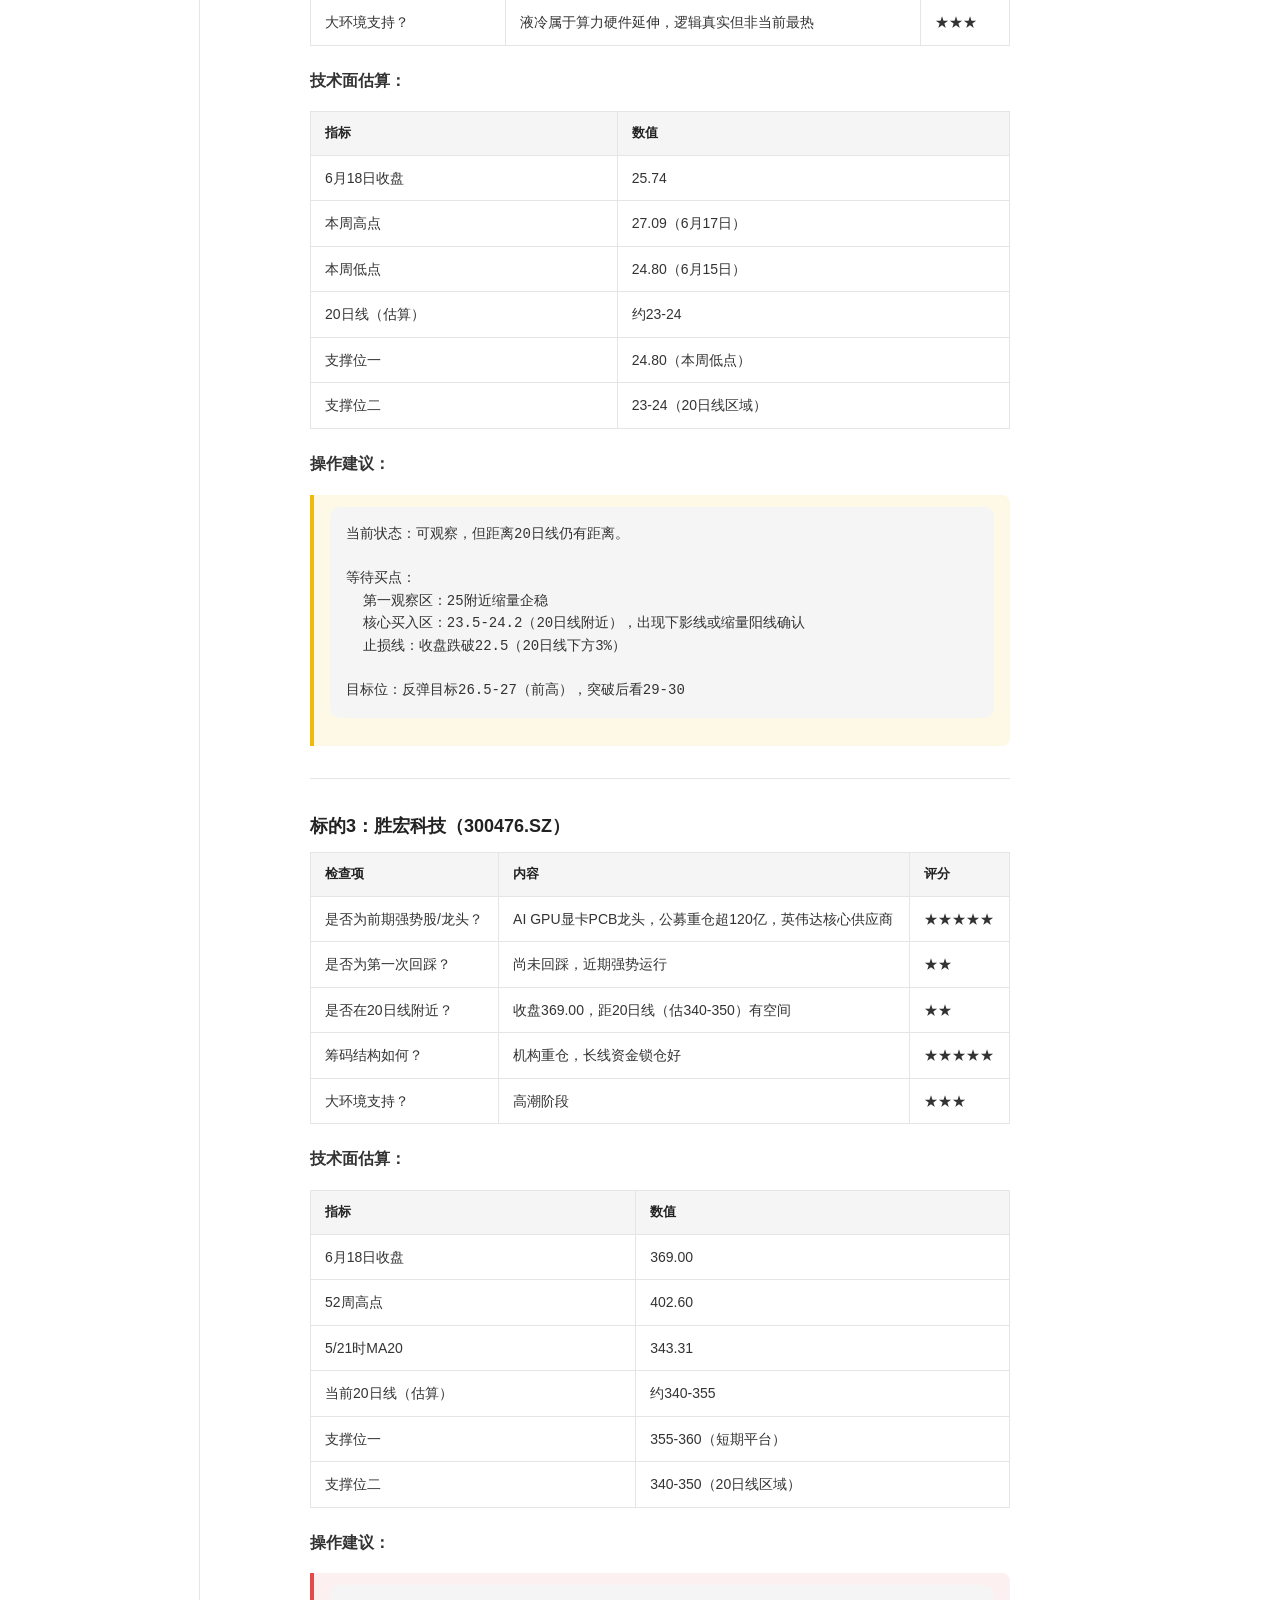
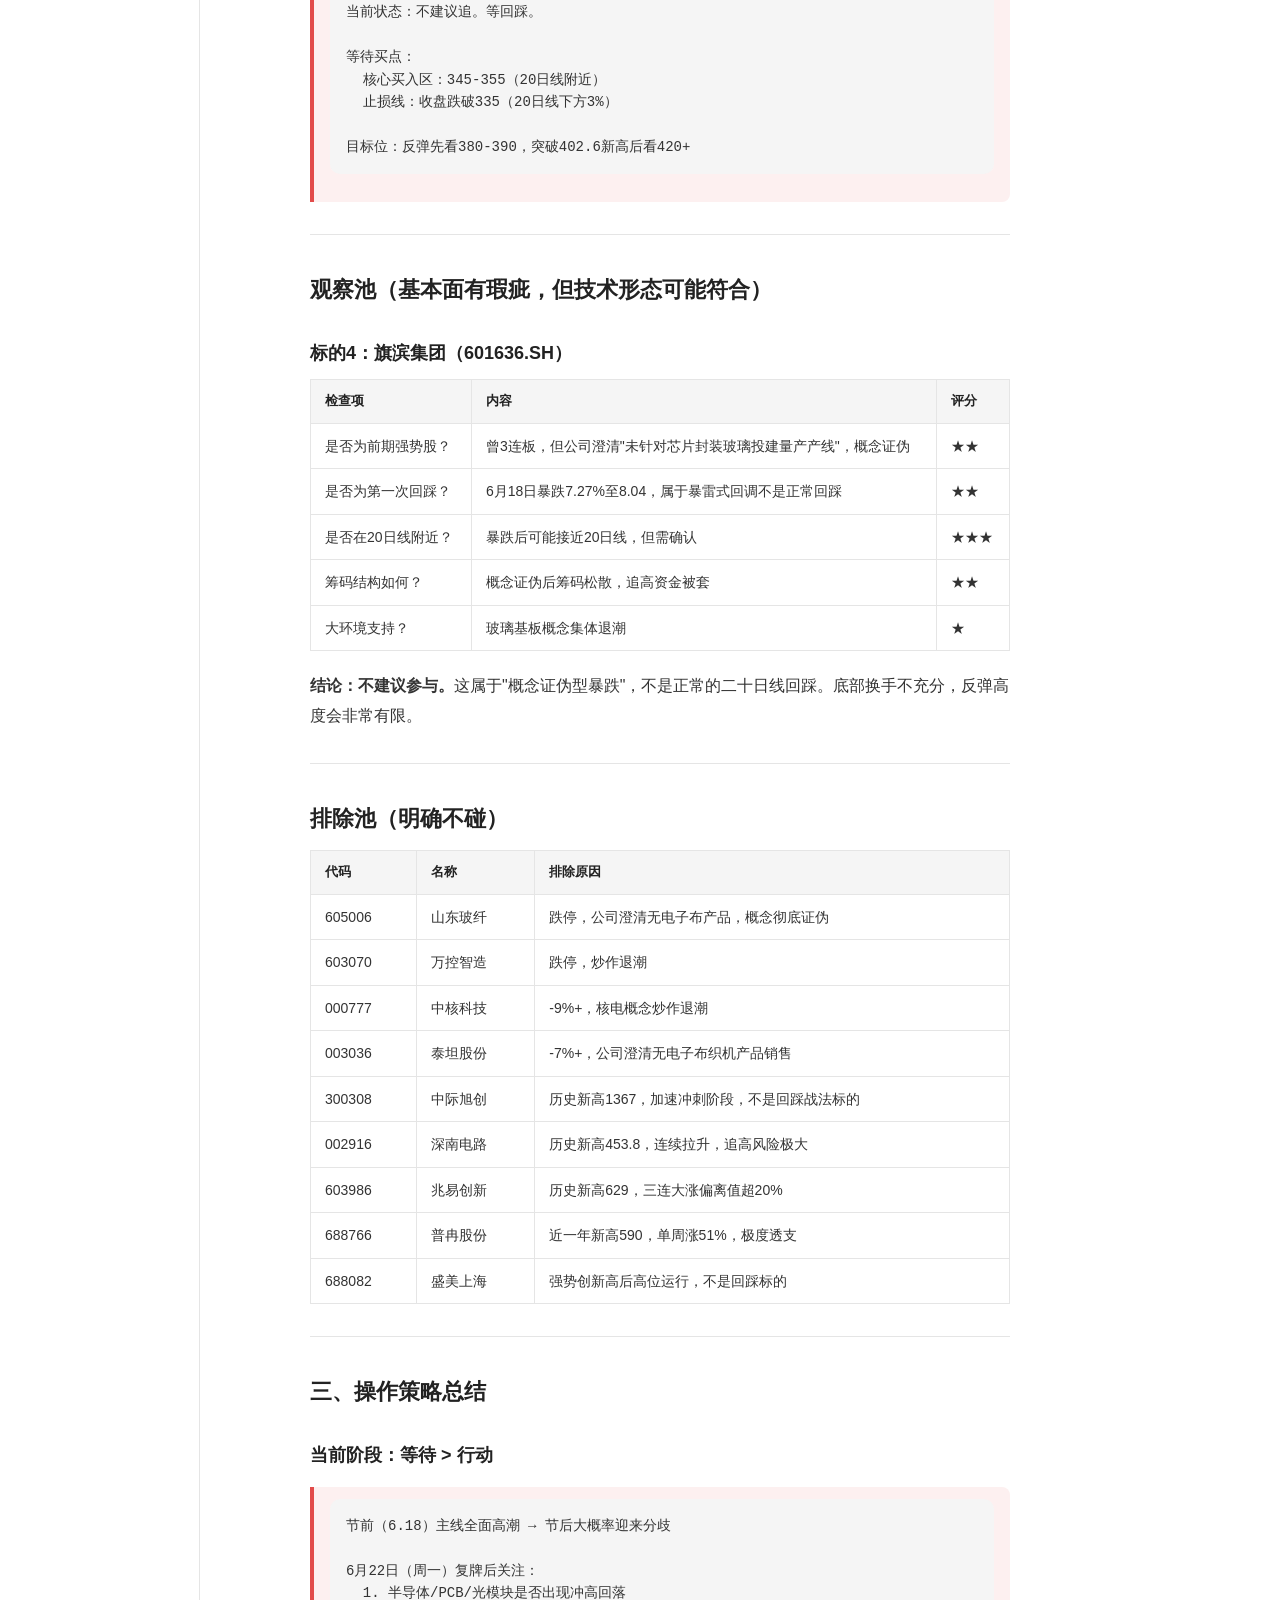
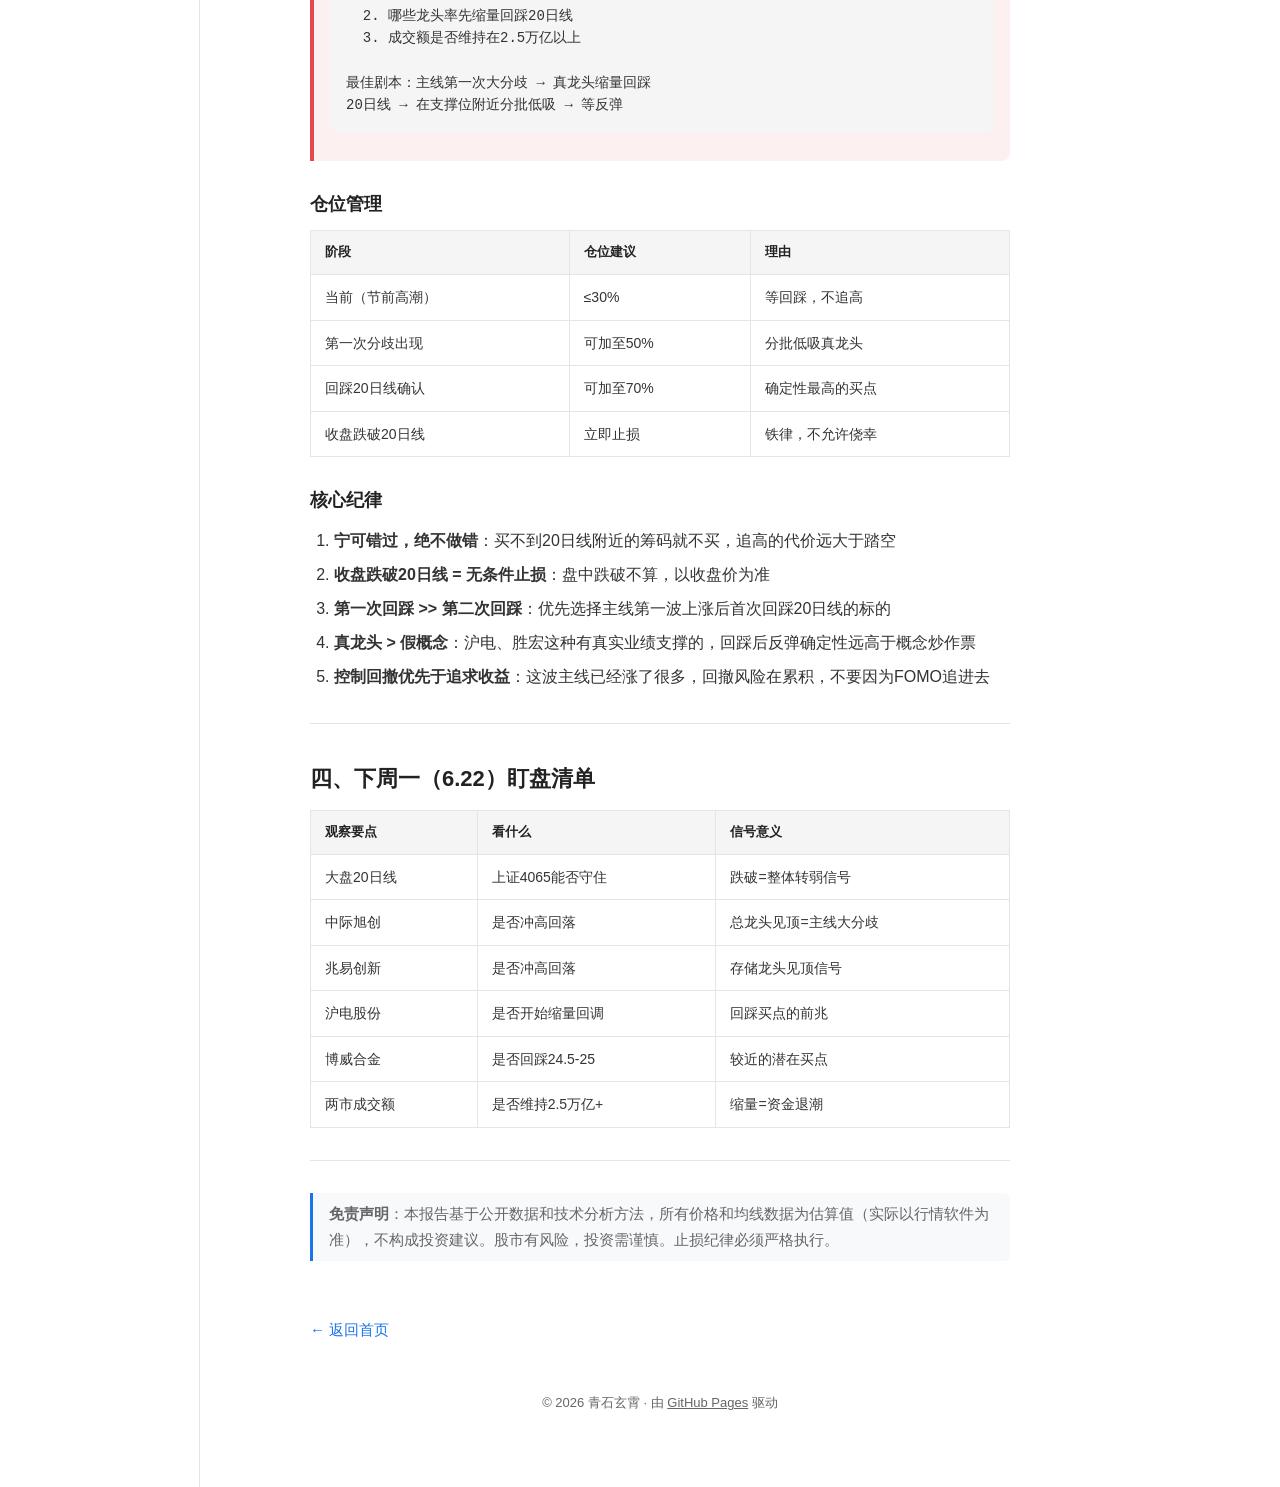
<file: posts/m20-pullback.html>
<!DOCTYPE html>
<html lang="zh-CN">
<head>
  <meta charset="UTF-8">
  <meta name="viewport" content="width=device-width, initial-scale=1.0">
  <title>2026年6月21日复盘 — 青石玄霄</title>
  <link rel="stylesheet" href="../style.css">
</head>
<body>

<aside class="sidebar">
  <a class="site-title" href="../">青石玄霄</a>
  <p class="site-desc">个人博客，记录思考与交易。</p>

  <div class="sidebar-nav">
    <a href="../">文章</a>
    <a href="../about.html">关于</a>
  </div>

  <div class="sidebar-cats">
    <span class="cat-label">分类</span>
    <a href="../">全部</a>
    <a href="../?tag=复盘">复盘</a>
    <a href="../?tag=个人随笔">个人随笔</a>
  </div>
  <div class="sidebar-cats">
    <span class="cat-label">月份</span>
    <a href="../?month=6">6月</a>
  </div>
</aside>

<main class="main">
    <article class="article">
      <h1>2026年6月21日复盘</h1>
      <div class="meta">2026 年 6 月 21 日（端午假期） &middot; 策略分析</div>

      <div class="content">

        <blockquote>
          分析日期：2026年6月21日（周日）<br>
          最近交易日：6月18日（端午假期6.19-6.21休市，6.22周一复牌）<br>
          战法：二十日均线回踩选股
        </blockquote>

        <hr>

        <h2>一、大环境判断</h2>

        <h3>1.1 指数与量能</h3>

        <table>
          <thead>
            <tr><th>指标</th><th>6月18日数据</th><th>判断</th></tr>
          </thead>
          <tbody>
            <tr><td>上证指数</td><td>4090.48（-0.43%）</td><td>冲高回落</td></tr>
            <tr><td>深证成指</td><td>16030.70（+0.94%）</td><td>深强沪弱</td></tr>
            <tr><td>创业板指</td><td>续创新高</td><td>硬科技拉动</td></tr>
            <tr><td>科创50</td><td>+2.8%</td><td>半导体领涨</td></tr>
            <tr><td>两市成交</td><td>约3万亿</td><td>量能维持高位但环比缩量</td></tr>
            <tr><td>涨跌比</td><td>2023涨 vs 3395跌</td><td>超七成个股下跌</td></tr>
          </tbody>
        </table>

        <h3>1.2 主线状态</h3>

        <table>
          <thead>
            <tr><th>主线板块</th><th>状态</th><th>龙头代表</th></tr>
          </thead>
          <tbody>
            <tr><td>半导体设备</td><td>强势高潮</td><td>盛美上海、北方华创、中微公司</td></tr>
            <tr><td>PCB</td><td>强势但分化</td><td>深南电路、沪电股份、胜宏科技</td></tr>
            <tr><td>存储芯片</td><td>强势高潮</td><td>兆易创新、普冉股份、澜起科技</td></tr>
            <tr><td>光模块</td><td>强势高潮</td><td>中际旭创（市值1.53万亿）、新易盛</td></tr>
            <tr><td>液冷散热</td><td>跟涨</td><td>博威合金</td></tr>
          </tbody>
        </table>

        <h3>1.3 风险信号</h3>

        <ol>
          <li><strong>77家公司密集发布风险提示</strong>（6月17日晚）→ 6月18日多只概念股暴雷跌停</li>
          <li><strong>半导体减持风暴</strong>：年内半导体指数涨72%，大股东密集减持</li>
          <li><strong>大盘20日均线下行</strong>：当前约4065点，反弹已站上但趋势向下</li>
          <li><strong>端午假期效应</strong>：节前最后一天资金避险情绪明显</li>
          <li><strong>分化极端</strong>：七成个股下跌，赚钱效应高度集中而非扩散</li>
        </ol>

        <h3>1.4 回踩战法适用性总评</h3>

        <div class="callout callout-danger">
<pre>当前环境对二十日线回踩战法：不太友好

核心矛盾：真正有基本面的强势股都在创新高（没回踩），
而回调幅度大的票多数是暴雷的假概念股（不能碰）。

建议：节后等主线出现第一次大分歧，强势股真正回踩
二十日线时再动手。现在以"选好标的、等买点"为主。</pre>
        </div>

        <hr>

        <h2>二、标的筛选 —— 按五步检查法</h2>

        <h2>重点关注池（等回踩到位可分批低吸）</h2>

        <!-- 标的1: 沪电股份 -->
        <h3>标的1：沪电股份（002463.SZ）</h3>

        <table>
          <thead>
            <tr><th>检查项</th><th>内容</th><th>评分</th></tr>
          </thead>
          <tbody>
            <tr><td>是否为前期强势股/龙头？</td><td>AI算力PCB第一梯队龙头，6月周涨幅18%，6月17日创近一年新高149.90，机构+北向重仓</td><td>★★★★★</td></tr>
            <tr><td>是否为第一次回踩？</td><td>尚未回踩。6月18日收盘147.90，距20日线（估125-130）还有约15%空间</td><td>★★</td></tr>
            <tr><td>是否在20日线附近？</td><td>远离20日线，在加速冲刺阶段</td><td>★</td></tr>
            <tr><td>筹码结构如何？</td><td>机构持仓集中（公募+北向重仓超120亿），长期资金锁仓好</td><td>★★★★</td></tr>
            <tr><td>大环境支持？</td><td>主线在高潮而非分歧</td><td>★★★</td></tr>
          </tbody>
        </table>

        <p><strong>技术面估算：</strong></p>
        <table>
          <thead><tr><th>指标</th><th>数值</th></tr></thead>
          <tbody>
            <tr><td>6月18日收盘</td><td>147.90</td></tr>
            <tr><td>近期高点</td><td>149.90（6月17日）</td></tr>
            <tr><td>20日线（估算）</td><td>约128-132</td></tr>
            <tr><td>支撑位一</td><td>140（整数关口+短期平台）</td></tr>
            <tr><td>支撑位二</td><td>128-132（20日线区域）</td></tr>
          </tbody>
        </table>

        <p><strong>操作建议：</strong></p>
        <div class="callout callout-danger">
<pre>当前状态：不建议现在追。股价远离20日线，追高风险大。

等待买点：
  第一观察区：股价回到135-140区域，出现缩量企稳信号
  核心买入区：股价回踩到128-132（20日线附近），缩量收阳确认支撑
  止损线：收盘跌破125（20日线下方3%）

目标位：反弹第一目标看前高149-150，第二目标看160-165</pre>
        </div>

        <hr>

        <!-- 标的2: 博威合金 -->
        <h3>标的2：博威合金（601137.SH）</h3>

        <table>
          <thead>
            <tr><th>检查项</th><th>内容</th><th>评分</th></tr>
          </thead>
          <tbody>
            <tr><td>是否为前期强势股/龙头？</td><td>AI算力液冷板+高速连接器概念，近期持续走强，周涨5.45%</td><td>★★★★</td></tr>
            <tr><td>是否为第一次回踩？</td><td>6月17日冲高27.09后回落收25.74，有短期调整迹象</td><td>★★★</td></tr>
            <tr><td>是否在20日线附近？</td><td>收盘25.74，距20日线（估23-24）较近，但还不够</td><td>★★★</td></tr>
            <tr><td>筹码结构如何？</td><td>机构+游资共舞，液冷赛道确定性高</td><td>★★★★</td></tr>
            <tr><td>大环境支持？</td><td>液冷属于算力硬件延伸，逻辑真实但非当前最热</td><td>★★★</td></tr>
          </tbody>
        </table>

        <p><strong>技术面估算：</strong></p>
        <table>
          <thead><tr><th>指标</th><th>数值</th></tr></thead>
          <tbody>
            <tr><td>6月18日收盘</td><td>25.74</td></tr>
            <tr><td>本周高点</td><td>27.09（6月17日）</td></tr>
            <tr><td>本周低点</td><td>24.80（6月15日）</td></tr>
            <tr><td>20日线（估算）</td><td>约23-24</td></tr>
            <tr><td>支撑位一</td><td>24.80（本周低点）</td></tr>
            <tr><td>支撑位二</td><td>23-24（20日线区域）</td></tr>
          </tbody>
        </table>

        <p><strong>操作建议：</strong></p>
        <div class="callout">
<pre>当前状态：可观察，但距离20日线仍有距离。

等待买点：
  第一观察区：25附近缩量企稳
  核心买入区：23.5-24.2（20日线附近），出现下影线或缩量阳线确认
  止损线：收盘跌破22.5（20日线下方3%）

目标位：反弹目标26.5-27（前高），突破后看29-30</pre>
        </div>

        <hr>

        <!-- 标的3: 胜宏科技 -->
        <h3>标的3：胜宏科技（300476.SZ）</h3>

        <table>
          <thead>
            <tr><th>检查项</th><th>内容</th><th>评分</th></tr>
          </thead>
          <tbody>
            <tr><td>是否为前期强势股/龙头？</td><td>AI GPU显卡PCB龙头，公募重仓超120亿，英伟达核心供应商</td><td>★★★★★</td></tr>
            <tr><td>是否为第一次回踩？</td><td>尚未回踩，近期强势运行</td><td>★★</td></tr>
            <tr><td>是否在20日线附近？</td><td>收盘369.00，距20日线（估340-350）有空间</td><td>★★</td></tr>
            <tr><td>筹码结构如何？</td><td>机构重仓，长线资金锁仓好</td><td>★★★★★</td></tr>
            <tr><td>大环境支持？</td><td>高潮阶段</td><td>★★★</td></tr>
          </tbody>
        </table>

        <p><strong>技术面估算：</strong></p>
        <table>
          <thead><tr><th>指标</th><th>数值</th></tr></thead>
          <tbody>
            <tr><td>6月18日收盘</td><td>369.00</td></tr>
            <tr><td>52周高点</td><td>402.60</td></tr>
            <tr><td>5/21时MA20</td><td>343.31</td></tr>
            <tr><td>当前20日线（估算）</td><td>约340-355</td></tr>
            <tr><td>支撑位一</td><td>355-360（短期平台）</td></tr>
            <tr><td>支撑位二</td><td>340-350（20日线区域）</td></tr>
          </tbody>
        </table>

        <p><strong>操作建议：</strong></p>
        <div class="callout callout-danger">
<pre>当前状态：不建议追。等回踩。

等待买点：
  核心买入区：345-355（20日线附近）
  止损线：收盘跌破335（20日线下方3%）

目标位：反弹先看380-390，突破402.6新高后看420+</pre>
        </div>

        <hr>

        <h2>观察池（基本面有瑕疵，但技术形态可能符合）</h2>

        <h3>标的4：旗滨集团（601636.SH）</h3>

        <table>
          <thead>
            <tr><th>检查项</th><th>内容</th><th>评分</th></tr>
          </thead>
          <tbody>
            <tr><td>是否为前期强势股？</td><td>曾3连板，但公司澄清"未针对芯片封装玻璃投建量产产线"，概念证伪</td><td>★★</td></tr>
            <tr><td>是否为第一次回踩？</td><td>6月18日暴跌7.27%至8.04，属于暴雷式回调不是正常回踩</td><td>★★</td></tr>
            <tr><td>是否在20日线附近？</td><td>暴跌后可能接近20日线，但需确认</td><td>★★★</td></tr>
            <tr><td>筹码结构如何？</td><td>概念证伪后筹码松散，追高资金被套</td><td>★★</td></tr>
            <tr><td>大环境支持？</td><td>玻璃基板概念集体退潮</td><td>★</td></tr>
          </tbody>
        </table>

        <p><strong>结论：不建议参与。</strong>这属于"概念证伪型暴跌"，不是正常的二十日线回踩。底部换手不充分，反弹高度会非常有限。</p>

        <hr>

        <h2>排除池（明确不碰）</h2>

        <table>
          <thead>
            <tr><th>代码</th><th>名称</th><th>排除原因</th></tr>
          </thead>
          <tbody>
            <tr><td>605006</td><td>山东玻纤</td><td>跌停，公司澄清无电子布产品，概念彻底证伪</td></tr>
            <tr><td>603070</td><td>万控智造</td><td>跌停，炒作退潮</td></tr>
            <tr><td>000777</td><td>中核科技</td><td>-9%+，核电概念炒作退潮</td></tr>
            <tr><td>003036</td><td>泰坦股份</td><td>-7%+，公司澄清无电子布织机产品销售</td></tr>
            <tr><td>300308</td><td>中际旭创</td><td>历史新高1367，加速冲刺阶段，不是回踩战法标的</td></tr>
            <tr><td>002916</td><td>深南电路</td><td>历史新高453.8，连续拉升，追高风险极大</td></tr>
            <tr><td>603986</td><td>兆易创新</td><td>历史新高629，三连大涨偏离值超20%</td></tr>
            <tr><td>688766</td><td>普冉股份</td><td>近一年新高590，单周涨51%，极度透支</td></tr>
            <tr><td>688082</td><td>盛美上海</td><td>强势创新高后高位运行，不是回踩标的</td></tr>
          </tbody>
        </table>

        <hr>

        <h2>三、操作策略总结</h2>

        <h3>当前阶段：等待 &gt; 行动</h3>

        <div class="callout callout-danger">
<pre>节前（6.18）主线全面高潮 → 节后大概率迎来分歧

6月22日（周一）复牌后关注：
  1. 半导体/PCB/光模块是否出现冲高回落
  2. 哪些龙头率先缩量回踩20日线
  3. 成交额是否维持在2.5万亿以上

最佳剧本：主线第一次大分歧 → 真龙头缩量回踩
20日线 → 在支撑位附近分批低吸 → 等反弹</pre>
        </div>

        <h3>仓位管理</h3>

        <table>
          <thead>
            <tr><th>阶段</th><th>仓位建议</th><th>理由</th></tr>
          </thead>
          <tbody>
            <tr><td>当前（节前高潮）</td><td>≤30%</td><td>等回踩，不追高</td></tr>
            <tr><td>第一次分歧出现</td><td>可加至50%</td><td>分批低吸真龙头</td></tr>
            <tr><td>回踩20日线确认</td><td>可加至70%</td><td>确定性最高的买点</td></tr>
            <tr><td>收盘跌破20日线</td><td>立即止损</td><td>铁律，不允许侥幸</td></tr>
          </tbody>
        </table>

        <h3>核心纪律</h3>

        <ol>
          <li><strong>宁可错过，绝不做错</strong>：买不到20日线附近的筹码就不买，追高的代价远大于踏空</li>
          <li><strong>收盘跌破20日线 = 无条件止损</strong>：盘中跌破不算，以收盘价为准</li>
          <li><strong>第一次回踩 &gt;&gt; 第二次回踩</strong>：优先选择主线第一波上涨后首次回踩20日线的标的</li>
          <li><strong>真龙头 &gt; 假概念</strong>：沪电、胜宏这种有真实业绩支撑的，回踩后反弹确定性远高于概念炒作票</li>
          <li><strong>控制回撤优先于追求收益</strong>：这波主线已经涨了很多，回撤风险在累积，不要因为FOMO追进去</li>
        </ol>

        <hr>

        <h2>四、下周一（6.22）盯盘清单</h2>

        <table>
          <thead>
            <tr><th>观察要点</th><th>看什么</th><th>信号意义</th></tr>
          </thead>
          <tbody>
            <tr><td>大盘20日线</td><td>上证4065能否守住</td><td>跌破=整体转弱信号</td></tr>
            <tr><td>中际旭创</td><td>是否冲高回落</td><td>总龙头见顶=主线大分歧</td></tr>
            <tr><td>兆易创新</td><td>是否冲高回落</td><td>存储龙头见顶信号</td></tr>
            <tr><td>沪电股份</td><td>是否开始缩量回调</td><td>回踩买点的前兆</td></tr>
            <tr><td>博威合金</td><td>是否回踩24.5-25</td><td>较近的潜在买点</td></tr>
            <tr><td>两市成交额</td><td>是否维持2.5万亿+</td><td>缩量=资金退潮</td></tr>
          </tbody>
        </table>

        <hr>

        <blockquote><strong>免责声明</strong>：本报告基于公开数据和技术分析方法，所有价格和均线数据为估算值（实际以行情软件为准），不构成投资建议。股市有风险，投资需谨慎。止损纪律必须严格执行。</blockquote>

      </div>

      <a class="back-link" href="../">← 返回首页</a>
    </article>

    <footer>
      <p>&copy; 2026 青石玄霄 &middot; 由 <a href="https://pages.github.com">GitHub Pages</a> 驱动</p>
    </footer>
</main>

</body>
</html>
</file>
<file: style.css>
:root {
  --bg: #fff;
  --text: #222;
  --muted: #666;
  --border: #e5e5e5;
  --accent: #1a73e8;
  --accent-hover: #1557b0;
  --tag-bg: #e8f0fe;
  --tag-text: #1a73e8;
  --sidebar-w: 200px;
  --radius: 10px;
}

* { margin: 0; padding: 0; box-sizing: border-box; }

body {
  font-family: -apple-system, BlinkMacSystemFont, "Segoe UI", Roboto, "Helvetica Neue", Arial, "Noto Sans SC", sans-serif;
  color: var(--text);
  background: var(--bg);
  line-height: 1.75;
  font-size: 16px;
  display: flex;
  min-height: 100vh;
}

.sidebar {
  width: var(--sidebar-w);
  flex-shrink: 0;
  padding: 32px 24px;
  border-right: 1px solid var(--border);
  display: flex;
  flex-direction: column;
  gap: 28px;
}

.sidebar .site-title {
  font-size: 20px;
  font-weight: 700;
  color: var(--text);
  text-decoration: none;
}

.sidebar .site-title:hover {
  color: var(--accent);
}

.sidebar .site-desc {
  font-size: 13px;
  color: var(--muted);
  line-height: 1.5;
}

.sidebar-nav {
  display: flex;
  flex-direction: column;
  gap: 4px;
}

.sidebar-nav a {
  text-decoration: none;
  color: var(--muted);
  font-size: 15px;
  padding: 4px 0;
  transition: color .15s;
}

.sidebar-nav a:hover,
.sidebar-nav a.active {
  color: var(--text);
}

.sidebar-cats {
  display: flex;
  flex-direction: column;
  gap: 8px;
}

.sidebar-cats .cat-label {
  font-size: 12px;
  font-weight: 600;
  text-transform: uppercase;
  letter-spacing: .5px;
  color: var(--muted);
  margin-bottom: 2px;
}

.sidebar-cats a {
  text-decoration: none;
  font-size: 14px;
  color: var(--muted);
  padding: 3px 0;
  display: flex;
  align-items: center;
  gap: 8px;
}

.sidebar-cats a:hover,
.sidebar-cats a.active {
  color: var(--accent);
}

.sidebar-cats .count {
  font-size: 12px;
  color: var(--muted);
  margin-left: auto;
}

.main {
  flex: 1;
  min-width: 0;
  padding: 40px 48px;
  max-width: 920px;
}

.hero {
  margin-bottom: 48px;
}

.hero h1 {
  font-size: 28px;
  font-weight: 800;
  line-height: 1.3;
  margin-bottom: 8px;
}

.hero p {
  font-size: 16px;
  color: var(--muted);
}

.post-list {
  list-style: none;
}

.post-card {
  margin-bottom: 28px;
  padding-bottom: 28px;
  border-bottom: 1px solid var(--border);
}

.post-card:last-child {
  border-bottom: none;
}

.post-card a {
  text-decoration: none;
  color: inherit;
}

.post-card h2 {
  font-size: 22px;
  font-weight: 700;
  margin-bottom: 6px;
  color: var(--text);
}

.post-card h2:hover {
  color: var(--accent);
}

.post-card .meta {
  font-size: 13px;
  color: var(--muted);
  margin-bottom: 8px;
}

.post-card .excerpt {
  font-size: 15px;
  color: var(--muted);
  line-height: 1.7;
}

.post-card .tags {
  margin-top: 10px;
  display: flex;
  gap: 8px;
  flex-wrap: wrap;
}

.post-card .tag {
  font-size: 12px;
  padding: 2px 10px;
  border-radius: 12px;
  background: var(--tag-bg);
  color: var(--tag-text);
  text-decoration: none;
}

.post-card .tag:hover {
  filter: brightness(.95);
}

.about-section {
  max-width: 640px;
}

.about-section h1 {
  font-size: 30px;
  font-weight: 800;
  margin-bottom: 20px;
}

.about-section p {
  font-size: 16px;
  color: var(--muted);
  margin-bottom: 16px;
}

.article {
  max-width: 700px;
  margin: 0 auto;
}

.article h1 {
  font-size: 32px;
  font-weight: 800;
  margin-bottom: 10px;
  line-height: 1.3;
}

.article .meta {
  font-size: 14px;
  color: var(--muted);
  margin-bottom: 30px;
}

.article .content h2 {
  font-size: 22px;
  font-weight: 700;
  margin-top: 36px;
  margin-bottom: 12px;
}

.article .content h3 {
  font-size: 18px;
  font-weight: 600;
  margin-top: 28px;
  margin-bottom: 10px;
}

.article .content p {
  margin-bottom: 16px;
  font-size: 16px;
  line-height: 1.85;
  color: #333;
}

.article .content ul, .article .content ol {
  margin-bottom: 16px;
  padding-left: 24px;
}

.article .content li {
  margin-bottom: 6px;
  color: #333;
}

.article .content pre {
  background: #f5f5f5;
  border-radius: var(--radius);
  padding: 16px;
  overflow-x: auto;
  margin-bottom: 16px;
  font-size: 14px;
  line-height: 1.6;
}

.article .content code {
  font-family: "SF Mono", "Fira Code", "Fira Mono", Menlo, Consolas, monospace;
  font-size: 14px;
  background: #f5f5f5;
  padding: 2px 6px;
  border-radius: 4px;
}

.article .content pre code {
  background: none;
  padding: 0;
}

.article .content table {
  width: 100%;
  border-collapse: collapse;
  margin-bottom: 20px;
  font-size: 14px;
}

.article .content th,
.article .content td {
  padding: 10px 14px;
  border: 1px solid var(--border);
  text-align: left;
  vertical-align: top;
}

.article .content th {
  background: #f5f5f5;
  font-weight: 600;
  font-size: 13px;
  color: var(--text);
}

.article .content td {
  color: #333;
}

.article .content blockquote {
  border-left: 3px solid var(--accent);
  padding: 8px 16px;
  margin: 16px 0;
  background: #f8f9fb;
  border-radius: 0 6px 6px 0;
  color: var(--muted);
  font-size: 15px;
}

.article .content hr {
  border: none;
  border-top: 1px solid var(--border);
  margin: 32px 0;
}

.article .content .callout {
  background: #fef9e7;
  border-left: 4px solid #f0b90b;
  padding: 12px 16px;
  border-radius: 0 8px 8px 0;
  margin: 16px 0;
  font-size: 14px;
  color: #333;
}

.article .content .callout-danger {
  background: #fdf0f0;
  border-left-color: #e24b4a;
}

.article .content .callout-green {
  background: #ebf4de;
  border-left: 4px solid #5a9a1a;
  padding: 12px 16px;
  border-radius: 0 8px 8px 0;
  margin: 16px 0;
  font-size: 14px;
  color: #2d5a0a;
}

.article .content .callout-blue {
  background: #e8f0fa;
  border-left: 4px solid #2560c0;
  padding: 12px 16px;
  border-radius: 0 8px 8px 0;
  margin: 16px 0;
  font-size: 14px;
  color: #183a78;
}

.article .content .callout-purple {
  background: #f0ebf9;
  border-left: 4px solid #7040c0;
  padding: 12px 16px;
  border-radius: 0 8px 8px 0;
  margin: 16px 0;
  font-size: 14px;
  color: #3a1870;
}

.article .content .callout-yellow {
  background: #fdfae8;
  border-left: 4px solid #c0a010;
  padding: 12px 16px;
  border-radius: 0 8px 8px 0;
  margin: 16px 0;
  font-size: 14px;
  color: #6a5010;
}

.article .content .tag-hold { display:inline-block; font-size:11px; font-weight:600; padding:3px 9px; border-radius:4px; background:#f3eff9; color:#5a30a0; }

.article .content .note-row { display:flex; align-items:flex-start; gap:8px; font-size:13px; color:#555; margin-bottom:7px; }
.article .content .note-dot { width:5px; height:5px; border-radius:50%; flex-shrink:0; margin-top:7px; }
.article .content .dot-red { background:#c03030; }
.article .content .dot-green { background:#4a9a18; }
.article .content .dot-blue { background:#2060c0; }
.article .content .dot-orange { background:#c07820; }

.article .content .timeline { margin:12px 0; }
.article .content .tl-row { display:flex; gap:10px; align-items:flex-start; margin-bottom:8px; font-size:13px; }
.article .content .tl-date { width:52px; flex-shrink:0; color:#888; font-size:11px; padding-top:1px; }
.article .content .tl-dot { width:8px; height:8px; border-radius:50%; flex-shrink:0; margin-top:5px; }
.article .content .tl-dot-red { background:#c03030; }
.article .content .tl-dot-green { background:#3a9a30; }
.article .content .tl-dot-orange { background:#c07820; }
.article .content .tl-dot-blue { background:#2560c0; }
.article .content .tl-dot-gray { background:#bbb; }
.article .content .tl-body { flex:1; color:#3a3a38; line-height:1.7; }

.article .content .verdict { padding:10px 14px; border-radius:7px; font-size:13px; font-weight:500; margin-top:12px; }
.article .content .verdict-hold { background:#ebf4de; color:#2d5a0a; }
.article .content .verdict-stop { background:#faecec; color:#7a1a1a; }
.article .content .verdict-buy { background:#e8f0fa; color:#183a78; }
.article .content .verdict-watch { background:#faf1e3; color:#6b4010; }
.article .content .verdict-miss { background:#f5f0fa; color:#4a2a8a; }

.article .content .warn-box { background:#fdfae8; border:1px solid #e8d060; border-radius:8px; padding:12px 16px; font-size:13px; color:#5a4410; line-height:1.8; margin:14px 0; }

.article .content .stock-label { display:inline-block; font-size:12px; font-weight:700; padding:4px 12px; border-radius:6px; }
.article .content .stock-label-s { background:#faeaea; color:#b01818; border:1px solid #f0c0c0; }
.article .content .stock-label-warn { background:#faf0e0; color:#904010; border:1px solid #f0d0a0; }
.article .content .stock-label-wait { background:#faf0e0; color:#904010; border:1px solid #f0d0a0; }

.article .content .metrics-grid {
  display: grid;
  grid-template-columns: repeat(auto-fill, minmax(160px, 1fr));
  gap: 10px;
  margin: 16px 0;
}

.article .content .metric {
  background: #f3f2ec;
  border-radius: 8px;
  padding: 12px 14px;
}

.article .content .metric .mlabel {
  font-size: 11px;
  color: #888;
  margin-bottom: 3px;
}

.article .content .metric .mval {
  font-size: 17px;
  font-weight: 600;
}

.article .content .red { color: #c0282a; }
.article .content .green { color: #27783a; }

.article .content .badge {
  display: inline-block;
  font-size: 11px;
  font-weight: 600;
  padding: 3px 10px;
  border-radius: 4px;
  margin-right: 6px;
}

.article .content .badge-hit { background: #e8f4dc; color: #366010; }
.article .content .badge-miss { background: #faeaea; color: #8a2020; }
.article .content .badge-wait { background: #faf0e0; color: #7a4a10; }
.article .content .badge-near { background: #e8f0fa; color: #2040a0; }

.article .content .stock-card-rpt {
  border: 0.5px solid var(--border);
  border-radius: 10px;
  overflow: hidden;
  margin-bottom: 14px;
}

.article .content .sc-head {
  padding: 14px 18px 10px;
  display: flex;
  justify-content: space-between;
  align-items: flex-start;
}

.article .content .sc-head h4 { font-size: 15px; font-weight: 600; margin: 0 0 2px 0; }
.article .content .sc-head .code { font-size: 11px; color: #999; }

.article .content .sc-grade {
  font-size: 12px;
  font-weight: 700;
  padding: 4px 10px;
  border-radius: 6px;
  white-space: nowrap;
}

.article .content .grade-s { background: #ffeaea; color: #a01818; }
.article .content .grade-a { background: #fff4e0; color: #8a5010; }
.article .content .grade-b { background: #f0f4ff; color: #2040a0; }

.article .content .sc-body {
  padding: 12px 18px 16px;
  background: #faf9f7;
  border-top: 0.5px solid var(--border);
  display: grid;
  grid-template-columns: repeat(auto-fill, minmax(160px, 1fr));
  gap: 10px;
}

.article .content .sc-item label {
  font-size: 11px;
  color: #888;
  display: block;
  margin-bottom: 2px;
}

.article .content .sc-item .val {
  font-size: 14px;
  font-weight: 600;
}

.article .content .sc-foot {
  padding: 12px 18px;
  border-top: 0.5px solid var(--border);
}

.article .content .ops-box {
  background: #f3f2ec;
  border-radius: 7px;
  padding: 11px 14px;
  font-size: 13px;
  line-height: 1.8;
  color: #333;
  margin-top: 10px;
}

.article .content .checklist {
  display: flex;
  flex-direction: column;
  gap: 10px;
  margin: 16px 0;
}

.article .content .cl-item {
  display: flex;
  align-items: flex-start;
  gap: 12px;
  font-size: 14px;
}

.article .content .cl-dot {
  width: 22px;
  height: 22px;
  border-radius: 50%;
  display: flex;
  align-items: center;
  justify-content: center;
  font-size: 11px;
  font-weight: 700;
  flex-shrink: 0;
  margin-top: 2px;
}

.article .content .cl-pass { background: #e8f4dc; color: #366010; }
.article .content .cl-fail { background: #faeaea; color: #992020; }
.article .content .cl-warn { background: #faf0e0; color: #8a5010; }

.article .content .tag-s { display:inline-block; font-size:11px; font-weight:600; padding:3px 9px; border-radius:4px; background:#faeaea; color:#b01818; }
.article .content .tag-a { display:inline-block; font-size:11px; font-weight:600; padding:3px 9px; border-radius:4px; background:#faf0e0; color:#904010; }
.article .content .tag-b { display:inline-block; font-size:11px; font-weight:600; padding:3px 9px; border-radius:4px; background:#efefec; color:#555; }
.article .content .tag-ok { display:inline-block; font-size:11px; font-weight:600; padding:3px 9px; border-radius:4px; background:#e8f4dc; color:#2a6018; }
.article .content .tag-warn { display:inline-block; font-size:11px; font-weight:600; padding:3px 9px; border-radius:4px; background:#faf0e0; color:#8a4f10; }
.article .content .tag-stop { display:inline-block; font-size:11px; font-weight:600; padding:3px 9px; border-radius:4px; background:#faeaea; color:#922020; }
.article .content .tag-wait { display:inline-block; font-size:11px; font-weight:600; padding:3px 9px; border-radius:4px; background:#eef2fa; color:#3050a0; }

.article .content .chip { display:inline-block; font-size:11px; padding:3px 9px; border-radius:4px; background:#ececea; color:#555; margin:2px 4px 2px 0; }
.article .content .chip-ok { background:#e0f0d8; color:#2a6010; }
.article .content .chip-bad { background:#faecec; color:#b02020; }
.article .content .chip-warn { background:#faf0e0; color:#8a4010; }

.article .content .summary-grid { display:grid; grid-template-columns:repeat(3,1fr); gap:12px; margin:16px 0; }
.article .content .sum-card { border-radius:8px; padding:14px 16px; }
.article .content .sum-card h4 { font-size:13px; font-weight:600; margin:0 0 8px 0; }
.article .content .sum-card p { font-size:13px; line-height:1.75; color:#4a4a48; margin:0; }
.article .content .sum-s { background:#faeaea; }
.article .content .sum-a { background:#faf1e3; }

.article .content .two-col { display:grid; grid-template-columns:1fr 1fr; gap:16px; }
.article .content .kv-box { background:#f3f2ec; border-radius:10px; padding:16px 18px; margin-bottom:12px; }
.article .content .kv-box h4 { font-size:14px; font-weight:600; margin:0 0 10px 0; color:#1c1c1a; }
.article .content .kv-row { display:flex; justify-content:space-between; align-items:baseline; padding:5px 0; border-bottom:0.5px solid #e8e7e3; font-size:13px; }
.article .content .kv-row:last-child { border-bottom:none; }
.article .content .kv-row .k { color:#888; }
.article .content .kv-row .v { font-weight:600; }

@media (max-width: 640px) {
  .article .content .summary-grid { grid-template-columns:1fr; }
  .article .content .two-col { grid-template-columns:1fr; }
}

.article .back-link {
  display: inline-block;
  margin-top: 40px;
  color: var(--accent);
  text-decoration: none;
  font-size: 15px;
}

.article .back-link:hover {
  text-decoration: underline;
}

footer {
  text-align: center;
  padding: 48px 0 32px;
  font-size: 13px;
  color: var(--muted);
}

footer a {
  color: var(--muted);
}

@media (max-width: 768px) {
  body { flex-direction: column; }
  .sidebar {
    width: 100%;
    padding: 20px;
    border-right: none;
    border-bottom: 1px solid var(--border);
    flex-direction: row;
    flex-wrap: wrap;
    gap: 16px;
    align-items: center;
  }
  .sidebar .site-desc { display: none; }
  .sidebar-nav { flex-direction: row; gap: 16px; }
  .sidebar-cats { flex-direction: row; gap: 12px; }
  .sidebar-cats .cat-label { display: none; }
  .sidebar-cats .count { display: none; }
  .main {
    padding: 24px 20px;
    max-width: none;
  }
  .hero h1 { font-size: 24px; }
  .post-card h2 { font-size: 19px; }
  .article h1 { font-size: 26px; }
}
</file>
